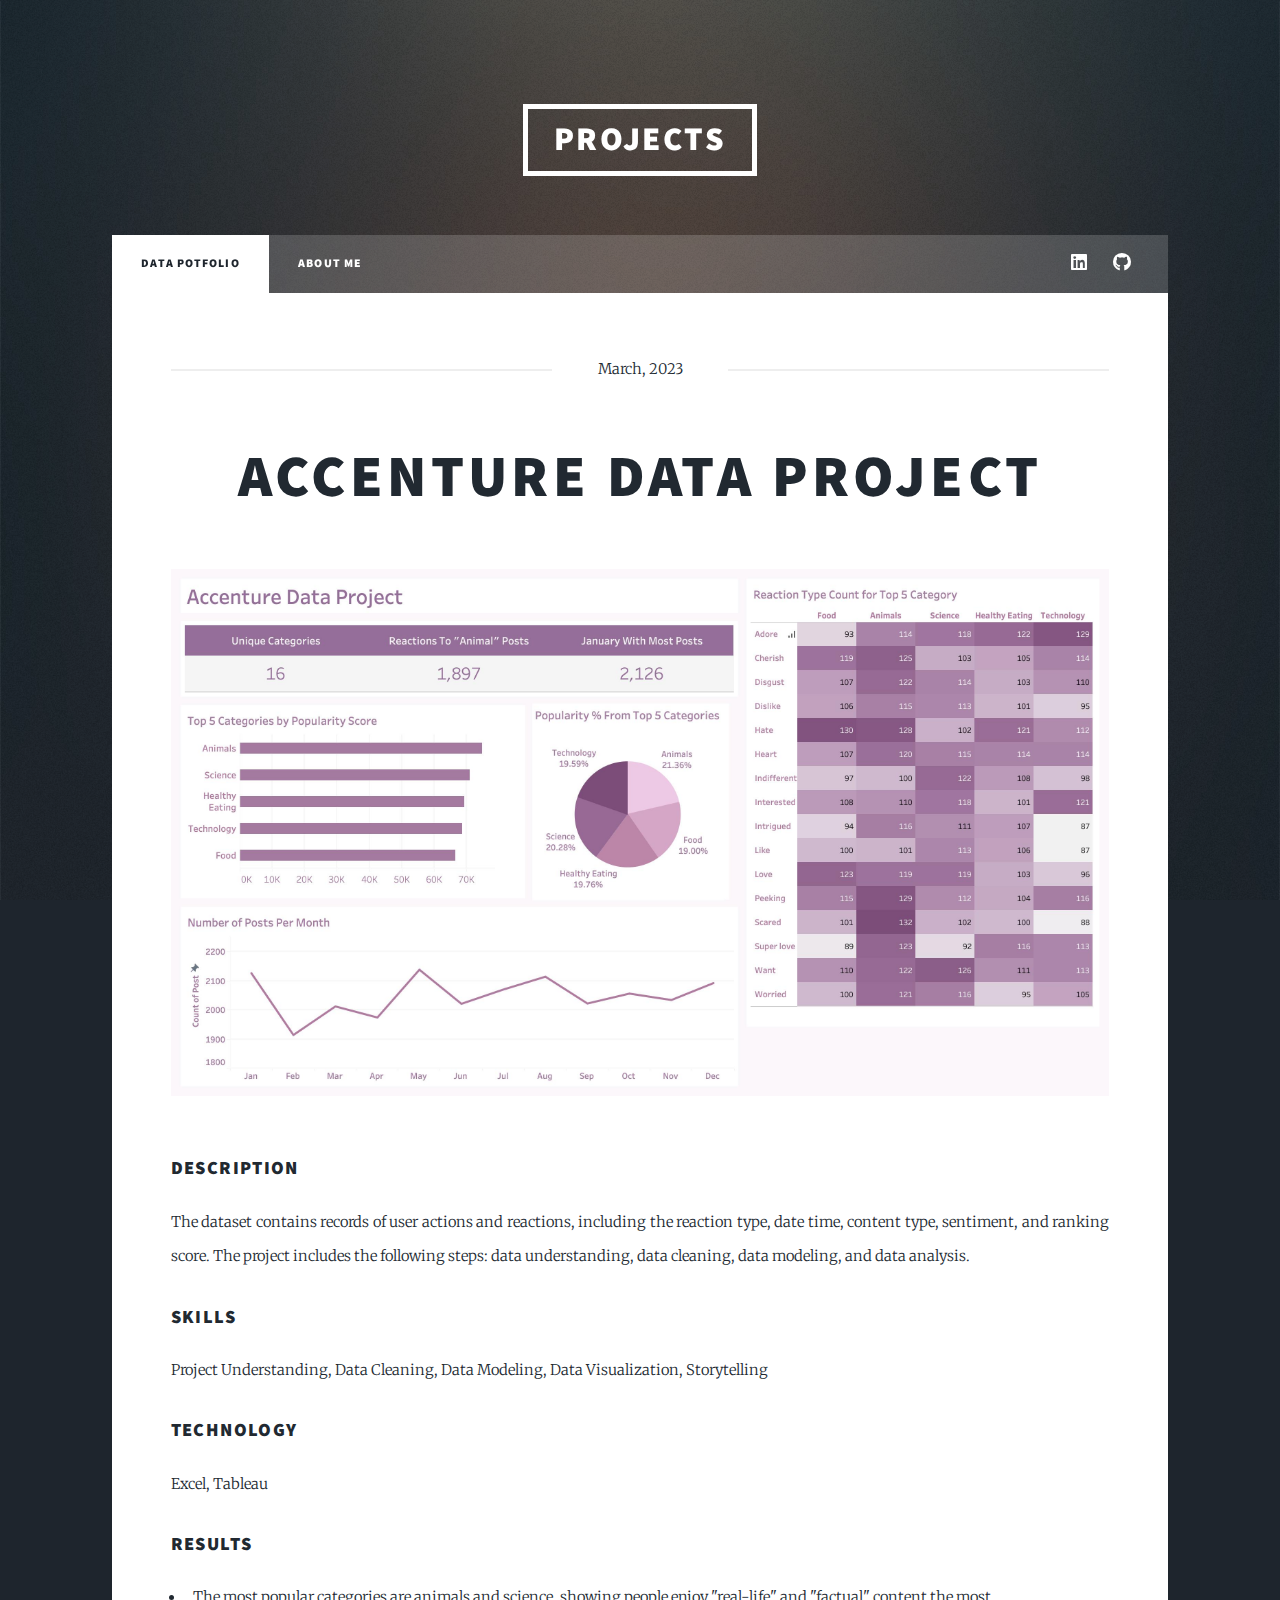
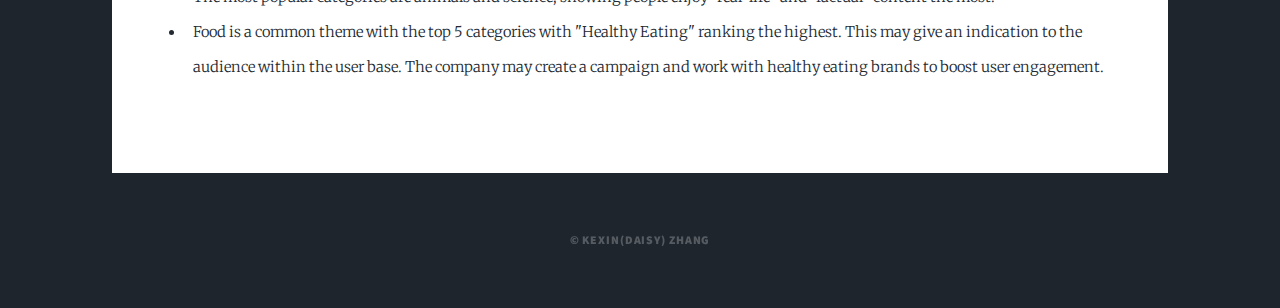
<file: AccentureDataProject.html>
<!DOCTYPE HTML>
<!--
	Massively by HTML5 UP
	html5up.net | @ajlkn
	Free for personal and commercial use under the CCA 3.0 license (html5up.net/license)
-->
<html>
	<head>
		<title>Accenture Data Project</title>
		<meta charset="utf-8" />
		<meta name="viewport" content="width=device-width, initial-scale=1, user-scalable=no" />
		<link rel="stylesheet" href="assets/css/main.css" />
		<noscript><link rel="stylesheet" href="assets/css/noscript.css" /></noscript>
	</head>
	<body class="is-preload">

		<!-- Wrapper -->
			<div id="wrapper">

				<!-- Header -->
					<header id="header">
						<a href="index.html" class="logo">Projects</a>
					</header>

				<!-- Nav -->
					<nav id="nav">
						<ul class="links">
							<li class="active"><a href="index.html">Data Potfolio</a></li>
							<li><a href="AboutMe.html">About Me</a></li>
						</ul>
						<ul class="icons">
							<li><a href="https://www.linkedin.com/in/kexin-zhang-404496224/" class="icon brands fa-linkedin"><span class="label">Linkedin</span></a></li>
							<li><a href="https://github.com/Kexin623/Data_Analysis_Portfolio" class="icon brands fa-github"><span class="label">GitHub</span></a></li>
						</ul>
					</nav>

				<!-- Main -->
					<div id="main">

						<!-- Post -->
							<section class="post">
								<header class="major">
									<span class="date">March, 2023</span>
									<h1>Accenture Data Project<br /></h1>
								</header>
								<div class="image main"><img src="images/AccentureDataProjectDashboard.jpg" alt="" /></div>
								<h3>Description</h3>
									<p>The dataset contains records of user actions and reactions, including the reaction type, date time, content type, sentiment, and ranking score. The project includes the following steps: data understanding, data cleaning, data modeling, and data analysis.</p>
								<h3>Skills</h3>
									<p>Project Understanding, Data Cleaning, Data Modeling, Data Visualization, Storytelling </p>
								<h3>Technology</h3>
									<p>Excel, Tableau</p>
								<h3>Results</h3>
									<ul>
										<li>The most popular categories are animals and science, showing people enjoy "real-life" and "factual" content the most.</li>
										<li>Food is a common theme with the top 5 categories with "Healthy Eating" ranking the highest. This may give an indication to the audience within the user base. The company may create a campaign and work with healthy eating brands to boost user engagement.</li>
							</section>

					</div>

				
				<!-- Copyright -->
					<div id="copyright">
						<ul><li>&copy; Kexin(Daisy) Zhang</li>
					</div>

			</div>

		<!-- Scripts -->
			<script src="assets/js/jquery.min.js"></script>
			<script src="assets/js/jquery.scrollex.min.js"></script>
			<script src="assets/js/jquery.scrolly.min.js"></script>
			<script src="assets/js/browser.min.js"></script>
			<script src="assets/js/breakpoints.min.js"></script>
			<script src="assets/js/util.js"></script>
			<script src="assets/js/main.js"></script>

	</body>
</html>
</file>
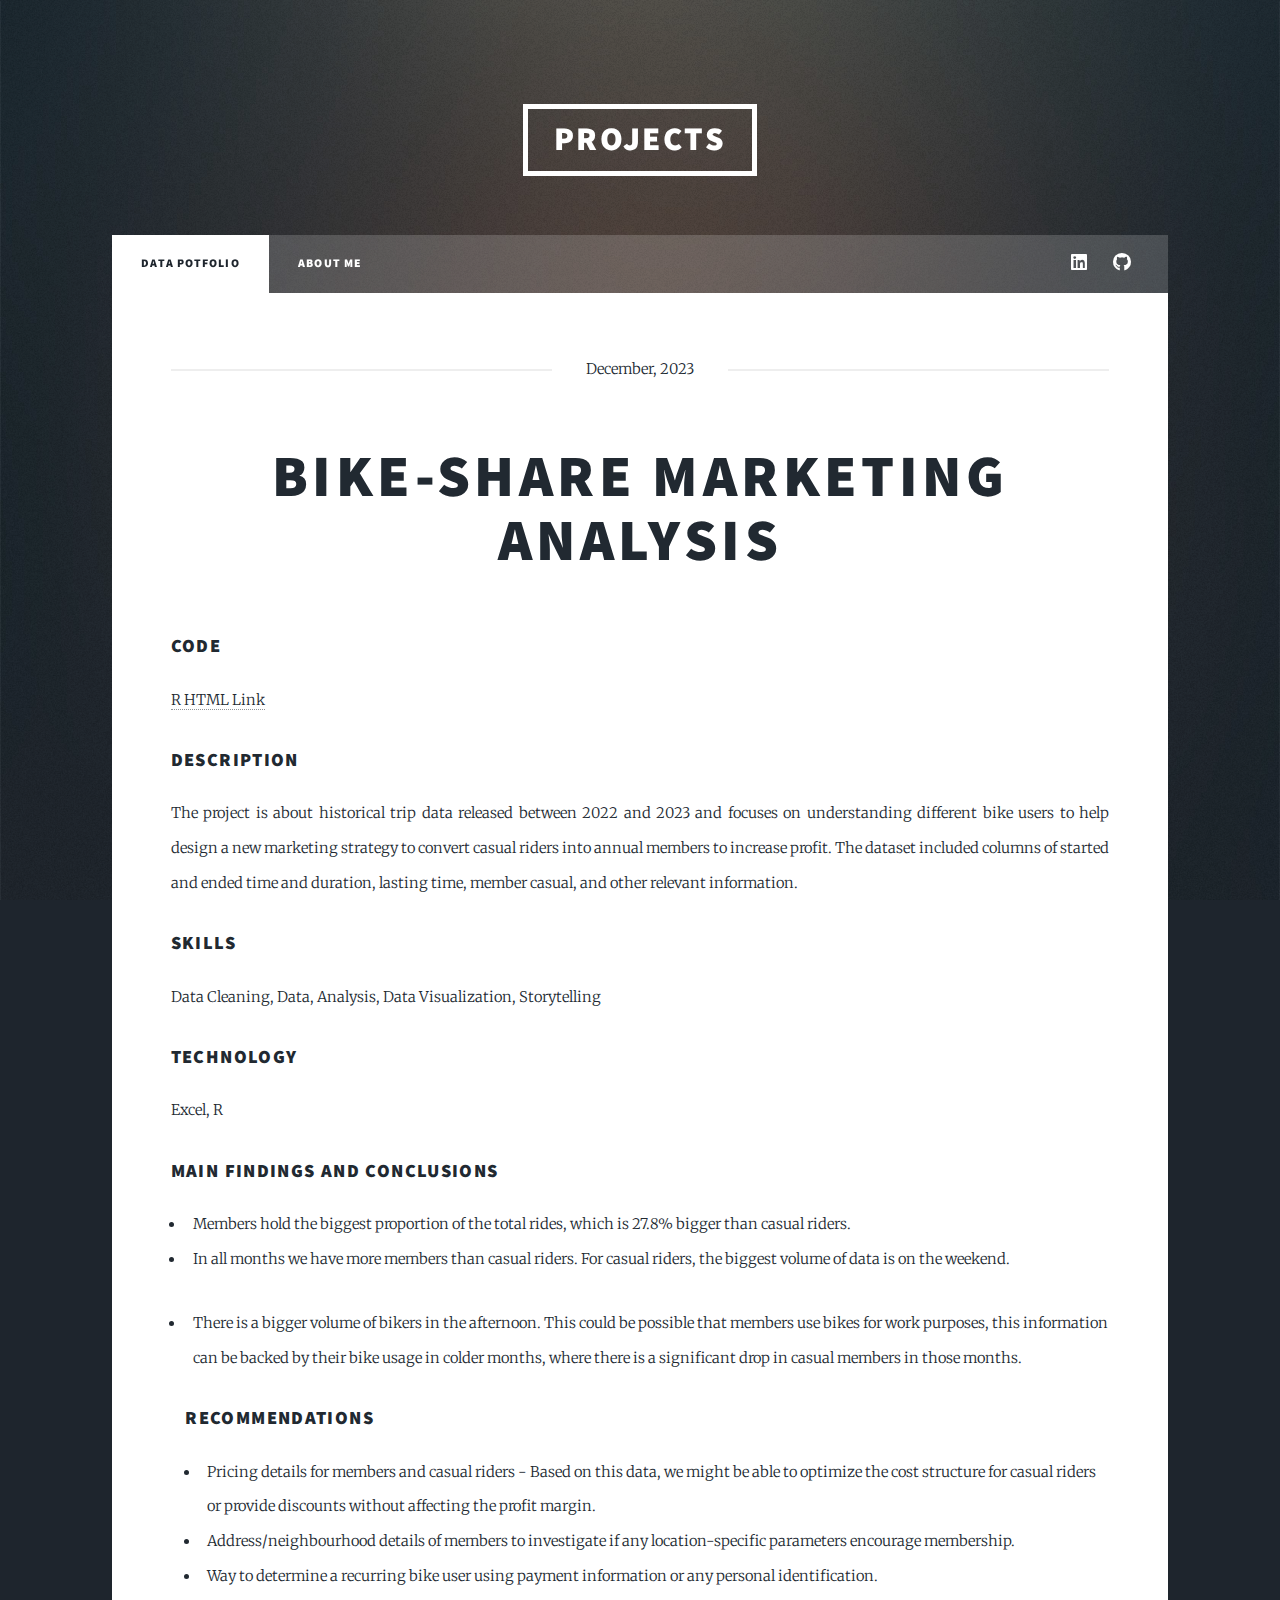
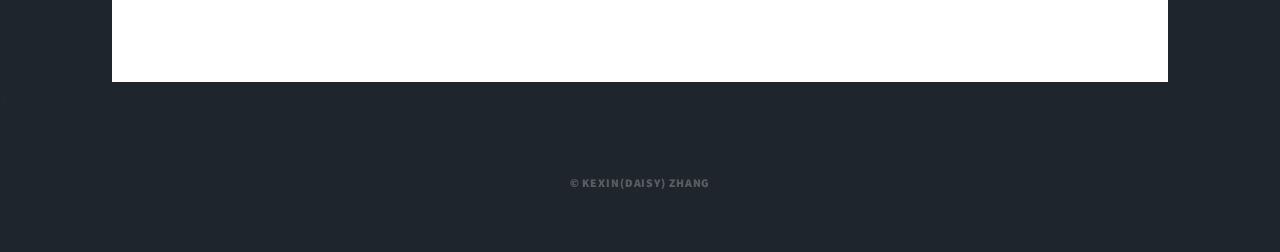
<file: BikeShare.html>
<!DOCTYPE HTML>
<!--
	Massively by HTML5 UP
	html5up.net | @ajlkn
	Free for personal and commercial use under the CCA 3.0 license (html5up.net/license)
-->
<html>
	<head>
		<title>Bike-Share Marketing Analysis</title>
		<meta charset="utf-8" />
		<meta name="viewport" content="width=device-width, initial-scale=1, user-scalable=no" />
		<link rel="stylesheet" href="assets/css/main.css" />
		<noscript><link rel="stylesheet" href="assets/css/noscript.css" /></noscript>
	</head>
	<body class="is-preload">

		<!-- Wrapper -->
			<div id="wrapper">

				<!-- Header -->
					<header id="header">
						<a href="index.html" class="logo">Projects</a>
					</header>

				<!-- Nav -->
					<nav id="nav">
						<ul class="links">
							<li class="active"><a href="index.html">Data Potfolio</a></li>
							<li><a href="AboutMe.html">About Me</a></li>
						</ul>
						<ul class="icons">
							<li><a href="https://www.linkedin.com/in/kexin-zhang-404496224/" class="icon brands fa-linkedin"><span class="label">Linkedin</span></a></li>
							<li><a href="https://github.com/Kexin623/Data_Analysis_Portfolio" class="icon brands fa-github"><span class="label">GitHub</span></a></li>
						</ul>
					</nav>

				<!-- Main -->
					<div id="main">

						<!-- Post -->
							<section class="post">
								<header class="major">
									<span class="date">December, 2023</span>
									<h1>Bike-Share Marketing Analysis<br /></h1>
								</header>
								<h3>Code</h3>
									<a href="https://github.com/Kexin623/Data_Analysis_Portfolio/blob/main/Bike_Share_Data_Analysis.pdf">R HTML Link</a>
									</p>
								<h3>Description</h3>
									<p>The project is about historical trip data released between 2022 and 2023 and focuses on understanding different bike users to help design a new marketing strategy to convert casual riders into annual members to increase profit. The dataset included columns of started and ended time and duration, lasting time, member casual, and other relevant information.</p>
								<h3>Skills</h3>
									<p>Data Cleaning, Data, Analysis, Data Visualization, Storytelling </p>
								<h3>Technology</h3>
									<p>Excel, R</p>
								<h3>Main findings and conclusions</h3>
									<ul>
										<li>Members hold the biggest proportion of the total rides, which is 27.8% bigger than casual riders.</li>
										<li>In all months we have more members than casual riders. For casual riders, the biggest volume of data is on the weekend.</li>
										<p><li>There is a bigger volume of bikers in the afternoon. This could be possible that members use bikes for work purposes, this information can be backed by their bike usage in colder months, where there is a significant drop in casual members in those months.</li></p>
								<h3>Recommendations</h3>
									<ul>
										<li>Pricing details for members and casual riders - Based on this data, we might be able to optimize the cost structure for casual riders or provide discounts without affecting the profit margin.</li>
										<li>Address/neighbourhood details of members to investigate if any location-specific parameters encourage membership.</li>
										<li>Way to determine a recurring bike user using payment information or any personal identification.</li>
							</section>

					</div>
s
				
				<!-- Copyright -->
					<div id="copyright">
						<ul><li>&copy; Kexin(Daisy) Zhang</li>
					</div>

			</div>

		<!-- Scripts -->
			<script src="assets/js/jquery.min.js"></script>
			<script src="assets/js/jquery.scrollex.min.js"></script>
			<script src="assets/js/jquery.scrolly.min.js"></script>
			<script src="assets/js/browser.min.js"></script>
			<script src="assets/js/breakpoints.min.js"></script>
			<script src="assets/js/util.js"></script>
			<script src="assets/js/main.js"></script>

	</body>
</html>
</file>
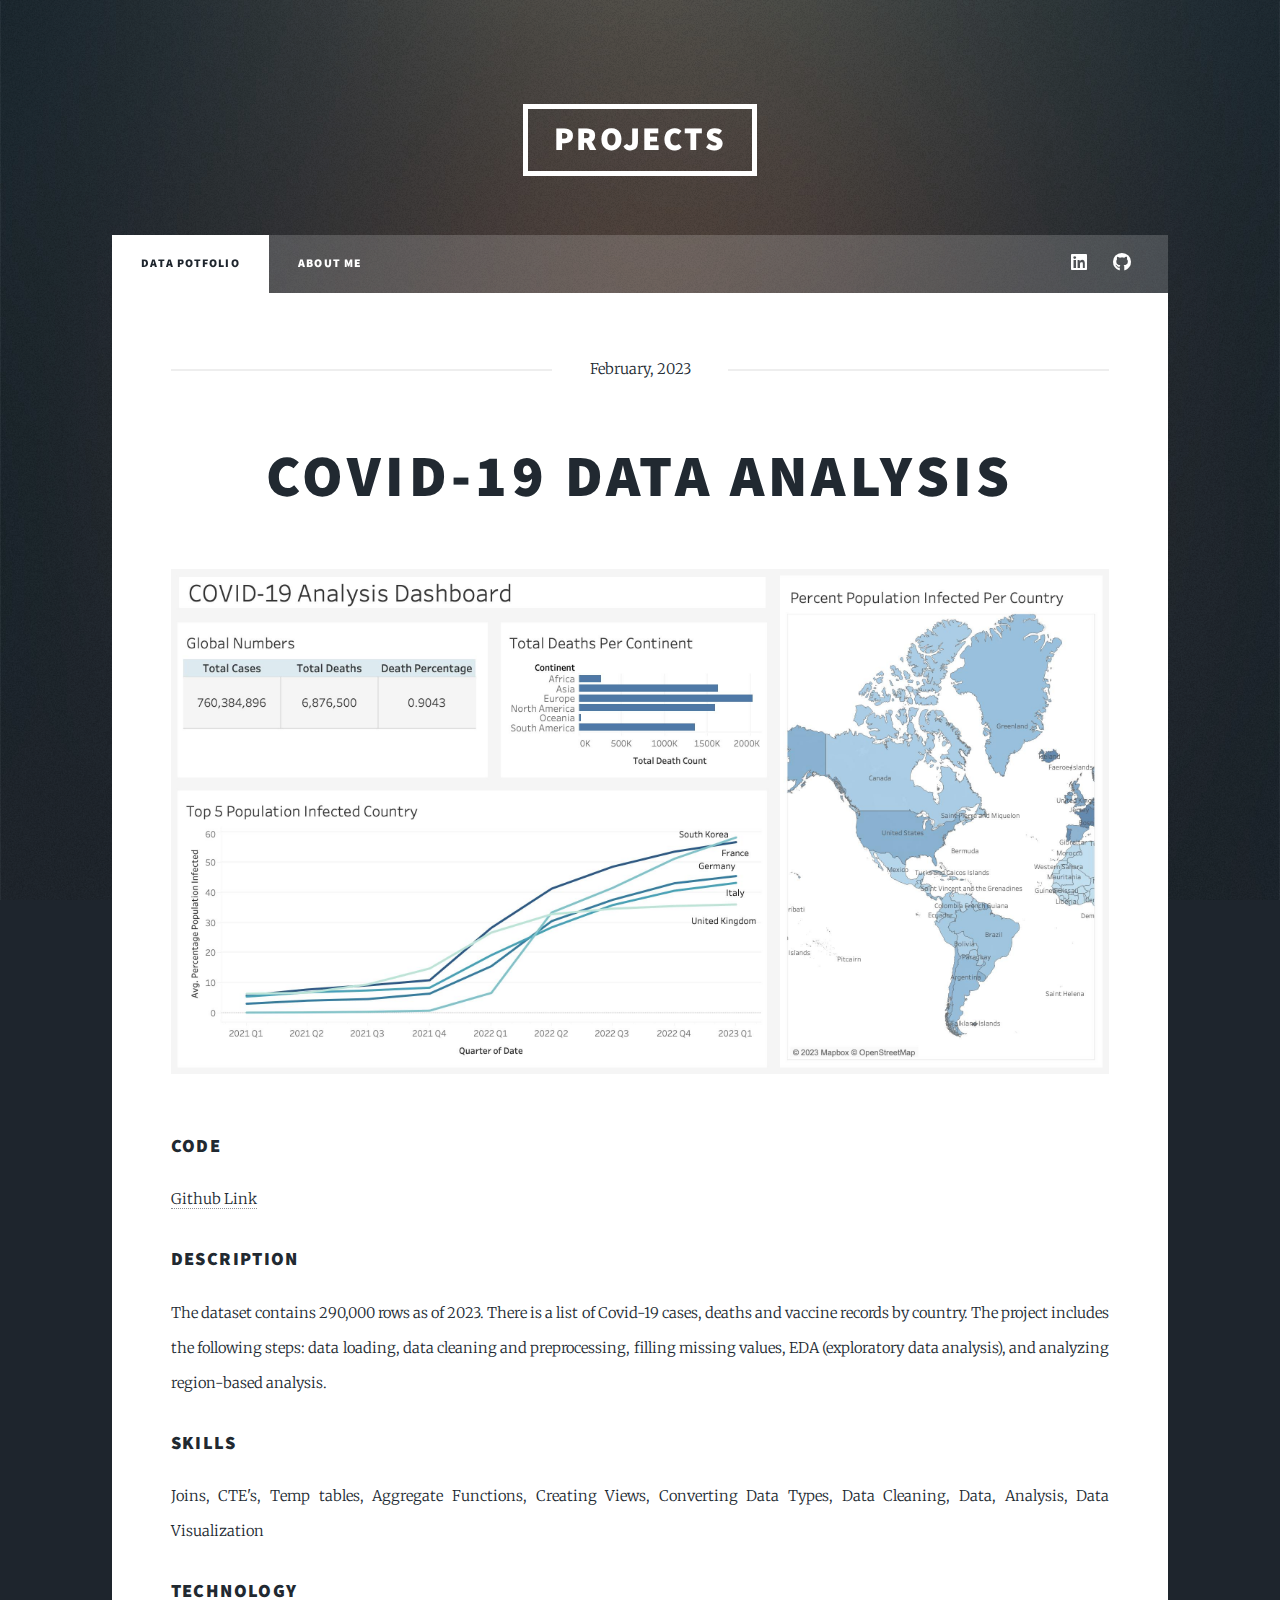
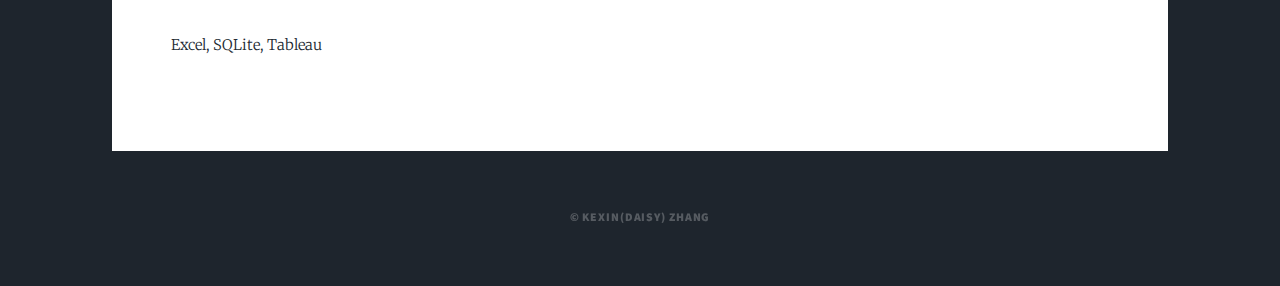
<file: COVID19.html>
<!DOCTYPE HTML>
<!--
	Massively by HTML5 UP
	html5up.net | @ajlkn
	Free for personal and commercial use under the CCA 3.0 license (html5up.net/license)
-->
<html>
	<head>
		<title>COVID-19 Data Analysis</title>
		<meta charset="utf-8" />
		<meta name="viewport" content="width=device-width, initial-scale=1, user-scalable=no" />
		<link rel="stylesheet" href="assets/css/main.css" />
		<noscript><link rel="stylesheet" href="assets/css/noscript.css" /></noscript>
	</head>
	<body class="is-preload">

		<!-- Wrapper -->
			<div id="wrapper">

				<!-- Header -->
					<header id="header">
						<a href="index.html" class="logo">Projects</a>
					</header>

				<!-- Nav -->
					<nav id="nav">
						<ul class="links">
							<li class="active"><a href="index.html">Data Potfolio</a></li>
							<li><a href="AboutMe.html">About Me</a></li>
						</ul>
						<ul class="icons">
							<li><a href="https://www.linkedin.com/in/kexin-zhang-404496224/" class="icon brands fa-linkedin"><span class="label">Linkedin</span></a></li>
							<li><a href="https://github.com/Kexin623/Data_Analysis_Portfolio" class="icon brands fa-github"><span class="label">GitHub</span></a></li>
						</ul>
					</nav>

				<!-- Main -->
					<div id="main">

						<!-- Post -->
							<section class="post">
								<header class="major">
									<span class="date">February, 2023</span>
									<h1>Covid-19 Data Analysis<br /></h1>
								</header>
								<div class="image main"><img src="images/COVID-19 Analysis Dashboard.jpg" alt="" /></div>
								<h3>Code</h3> 
									<a href="https://github.com/Kexin623/Data_Analysis_Portfolio/blob/main/COVID-19_Data_Analysis">Github Link</a>
									</p>
								<h3>Description</h3>
									<p>The dataset contains 290,000 rows as of 2023. There is a list of Covid-19 cases, deaths and vaccine records by country. The project includes the following steps: data loading, data cleaning and preprocessing, filling missing values, EDA (exploratory data analysis), and analyzing region-based analysis.</p>
								<h3>Skills</h3>
									<p>Joins, CTE's, Temp tables, Aggregate Functions, Creating Views, Converting Data Types, Data Cleaning, Data, Analysis, Data Visualization </p>
								<h3>Technology</h3>
									<p>Excel, SQLite, Tableau</p>
							</section>

					</div>

				
				<!-- Copyright -->
					<div id="copyright">
						<ul><li>&copy; Kexin(Daisy) Zhang</li>
					</div>

			</div>

		<!-- Scripts -->
			<script src="assets/js/jquery.min.js"></script>
			<script src="assets/js/jquery.scrollex.min.js"></script>
			<script src="assets/js/jquery.scrolly.min.js"></script>
			<script src="assets/js/browser.min.js"></script>
			<script src="assets/js/breakpoints.min.js"></script>
			<script src="assets/js/util.js"></script>
			<script src="assets/js/main.js"></script>

	</body>
</html>
</file>
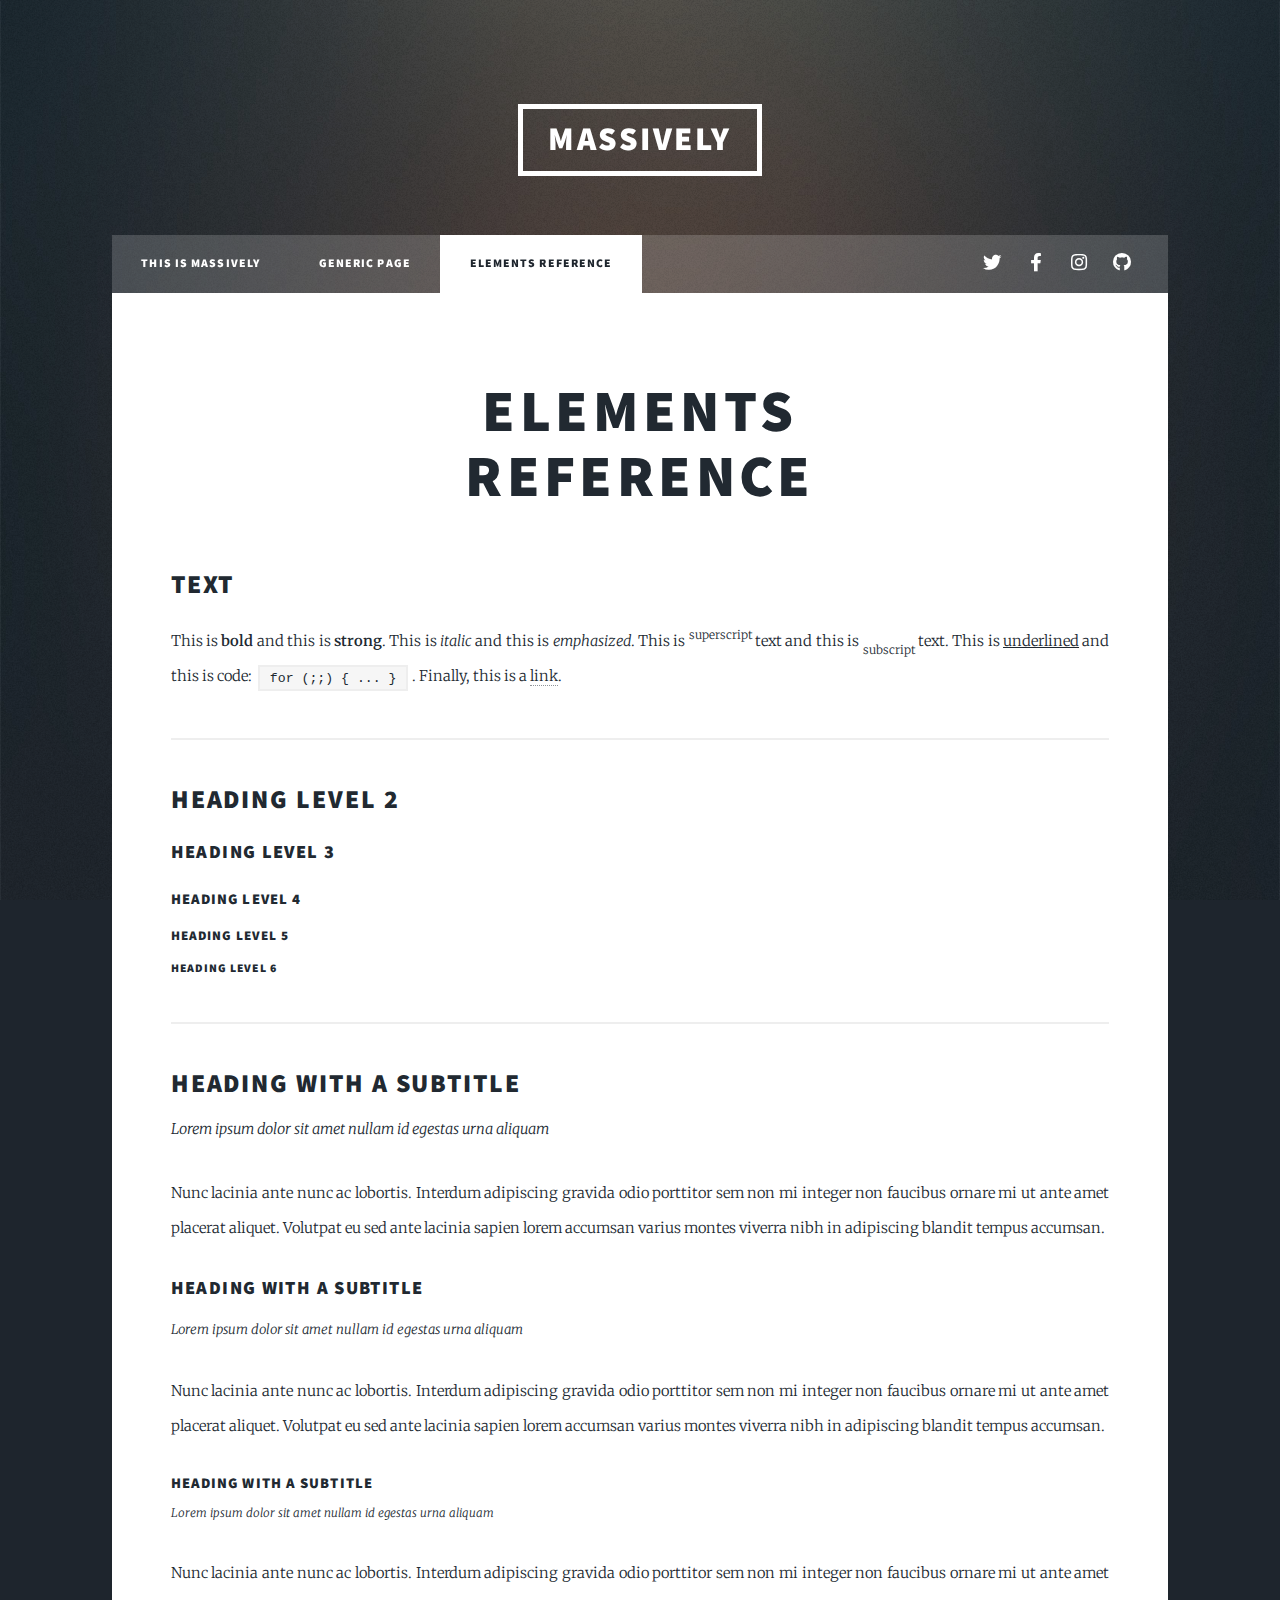
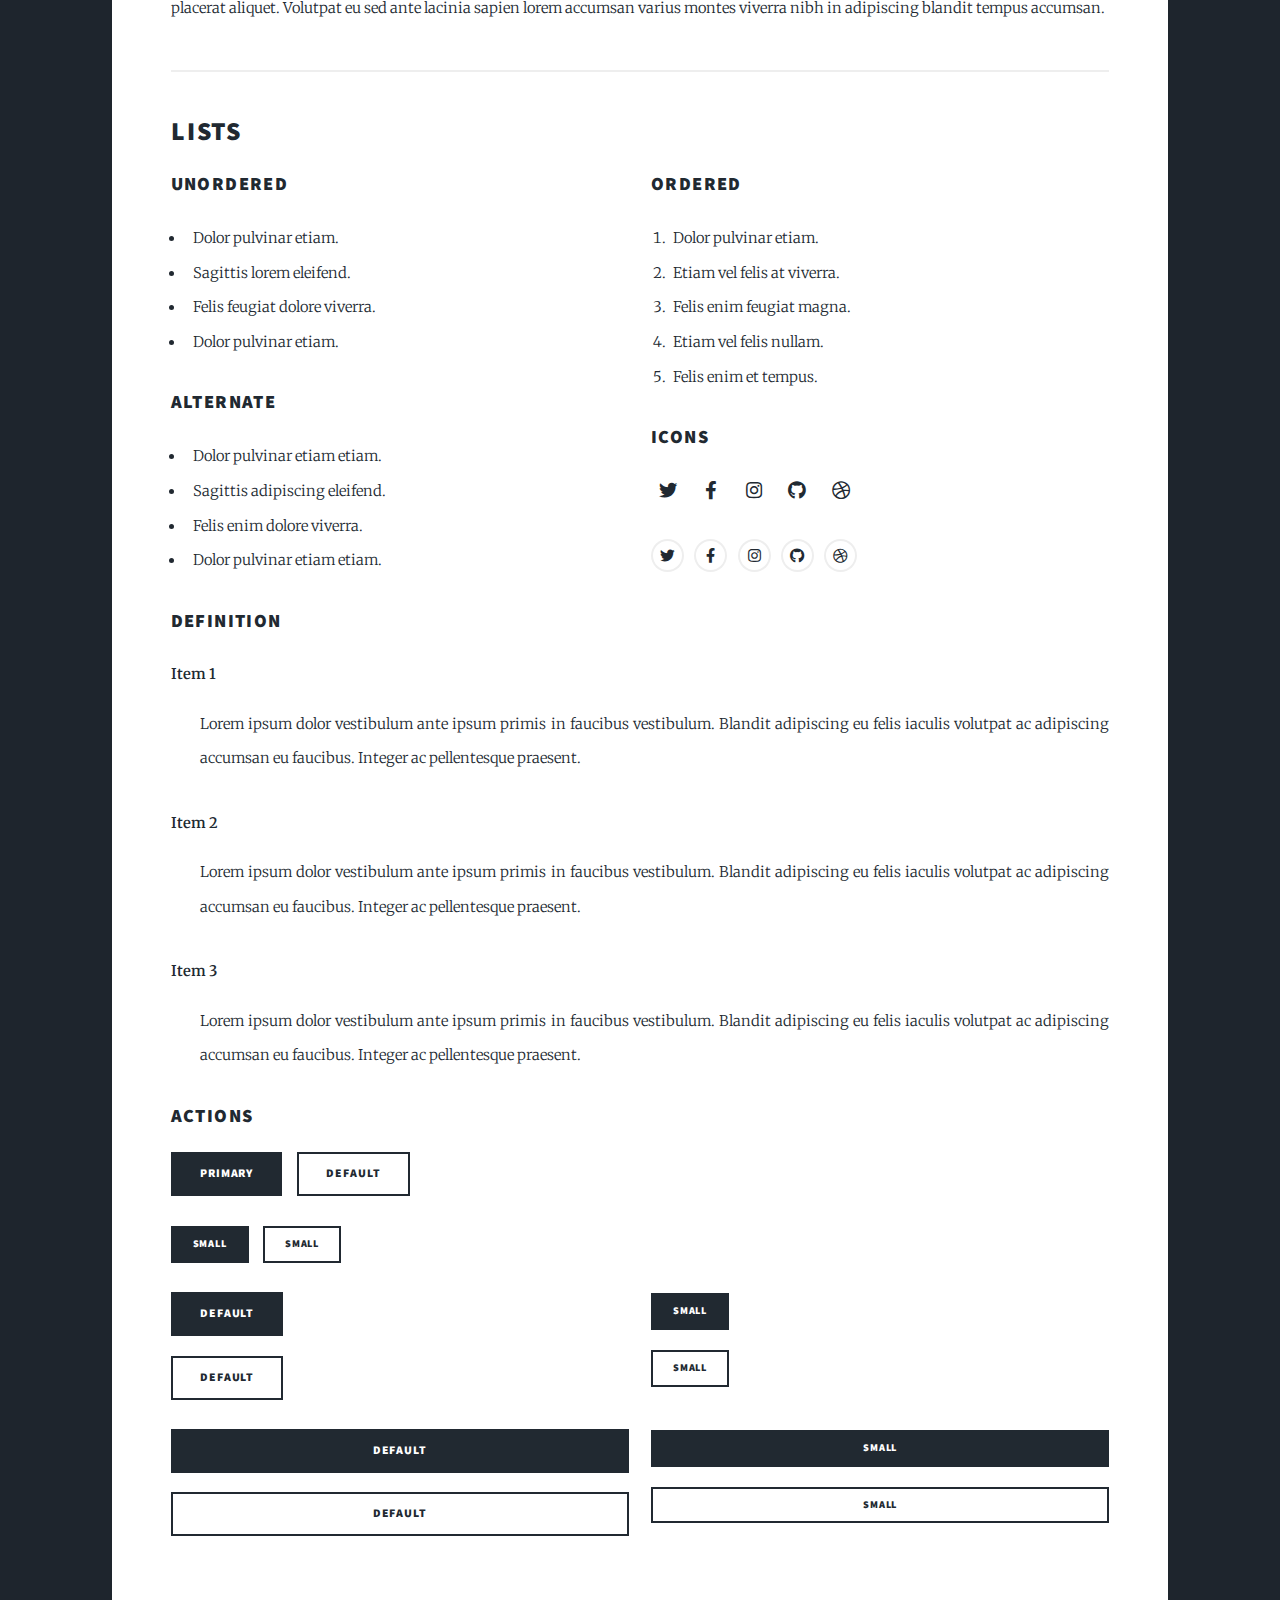
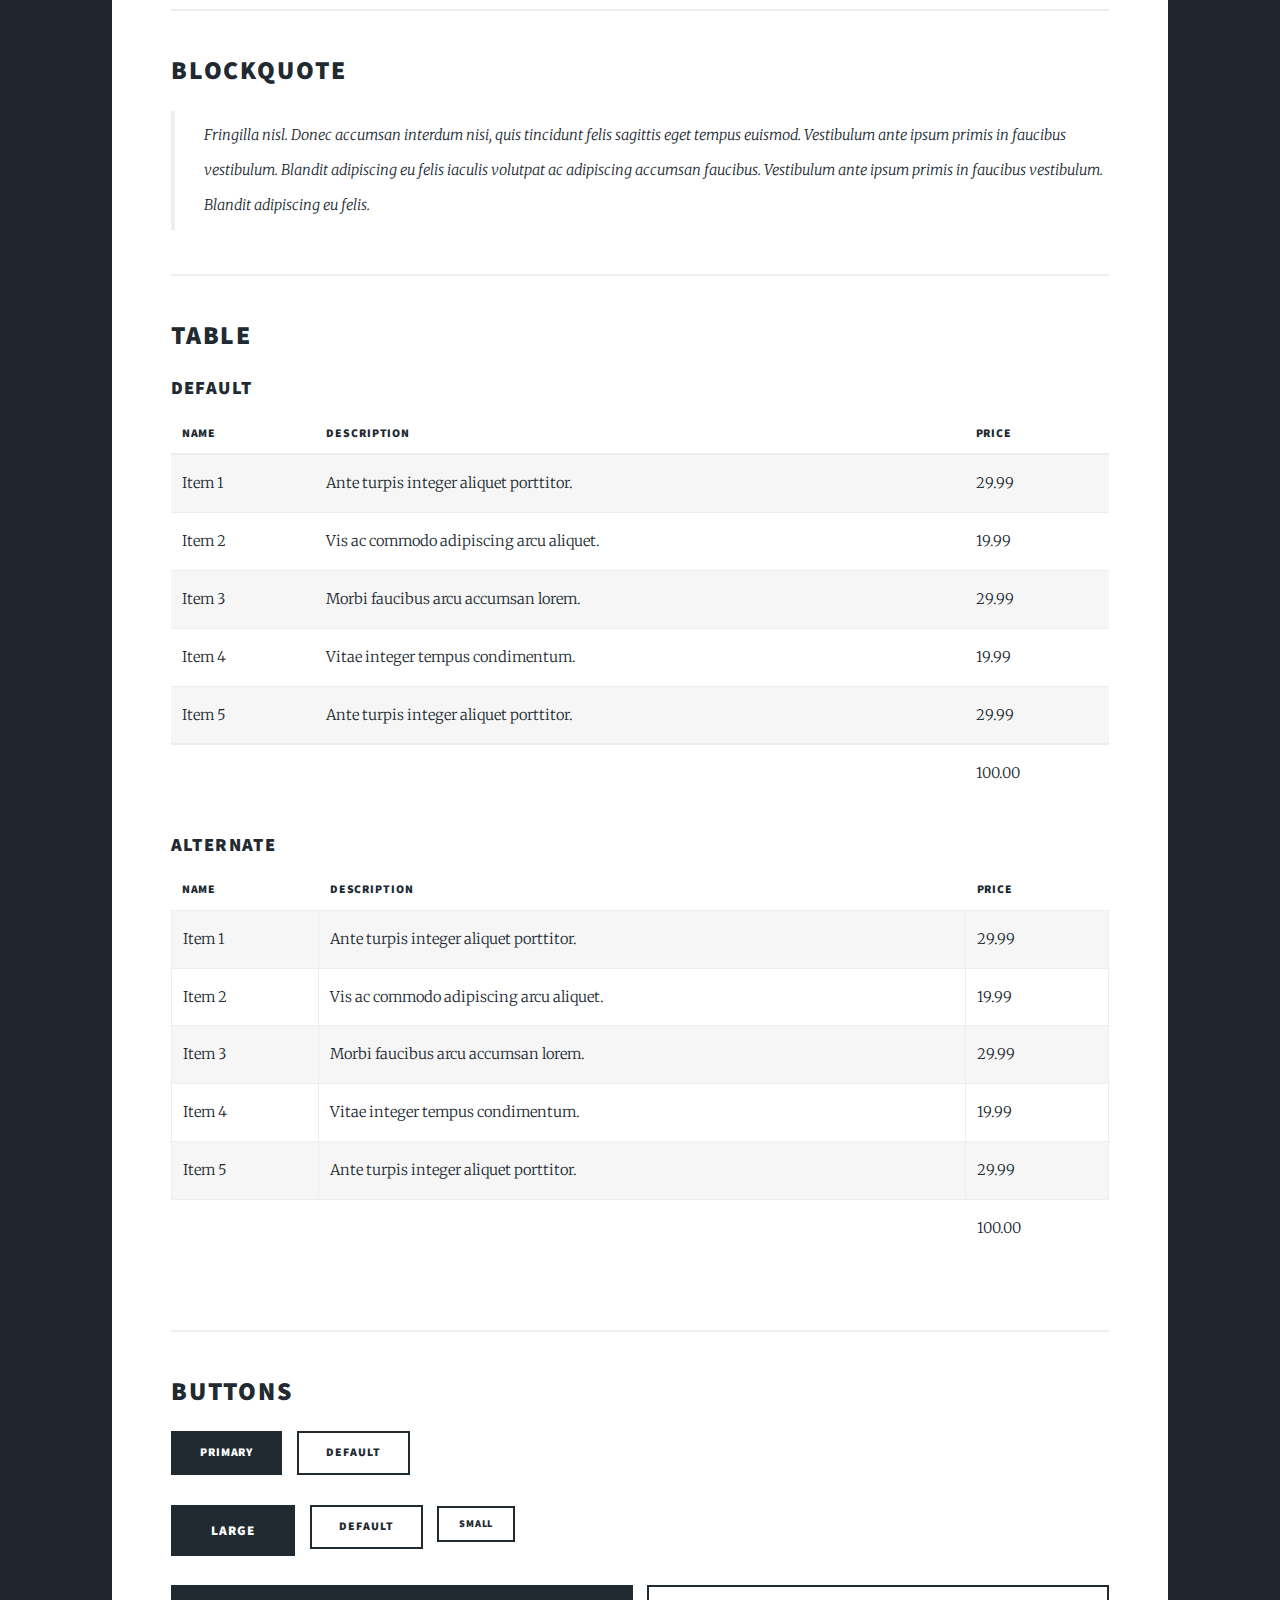
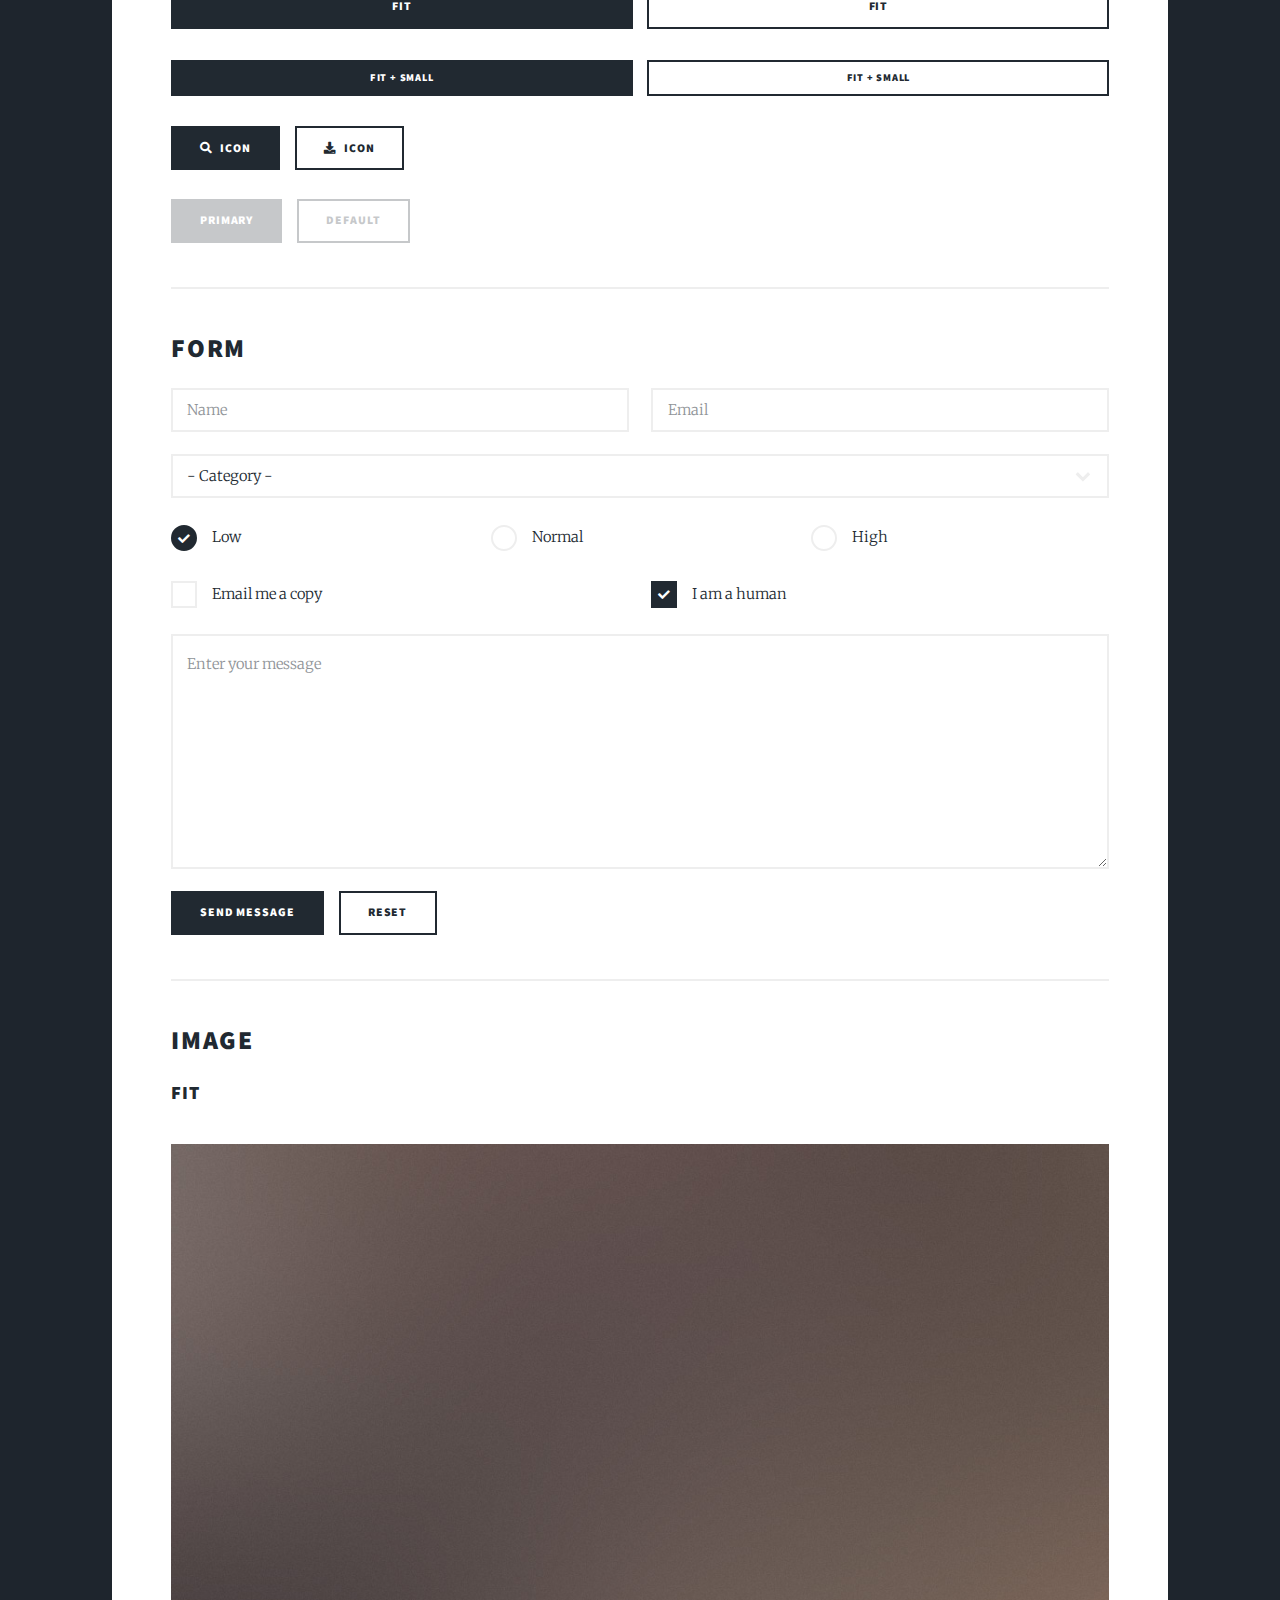
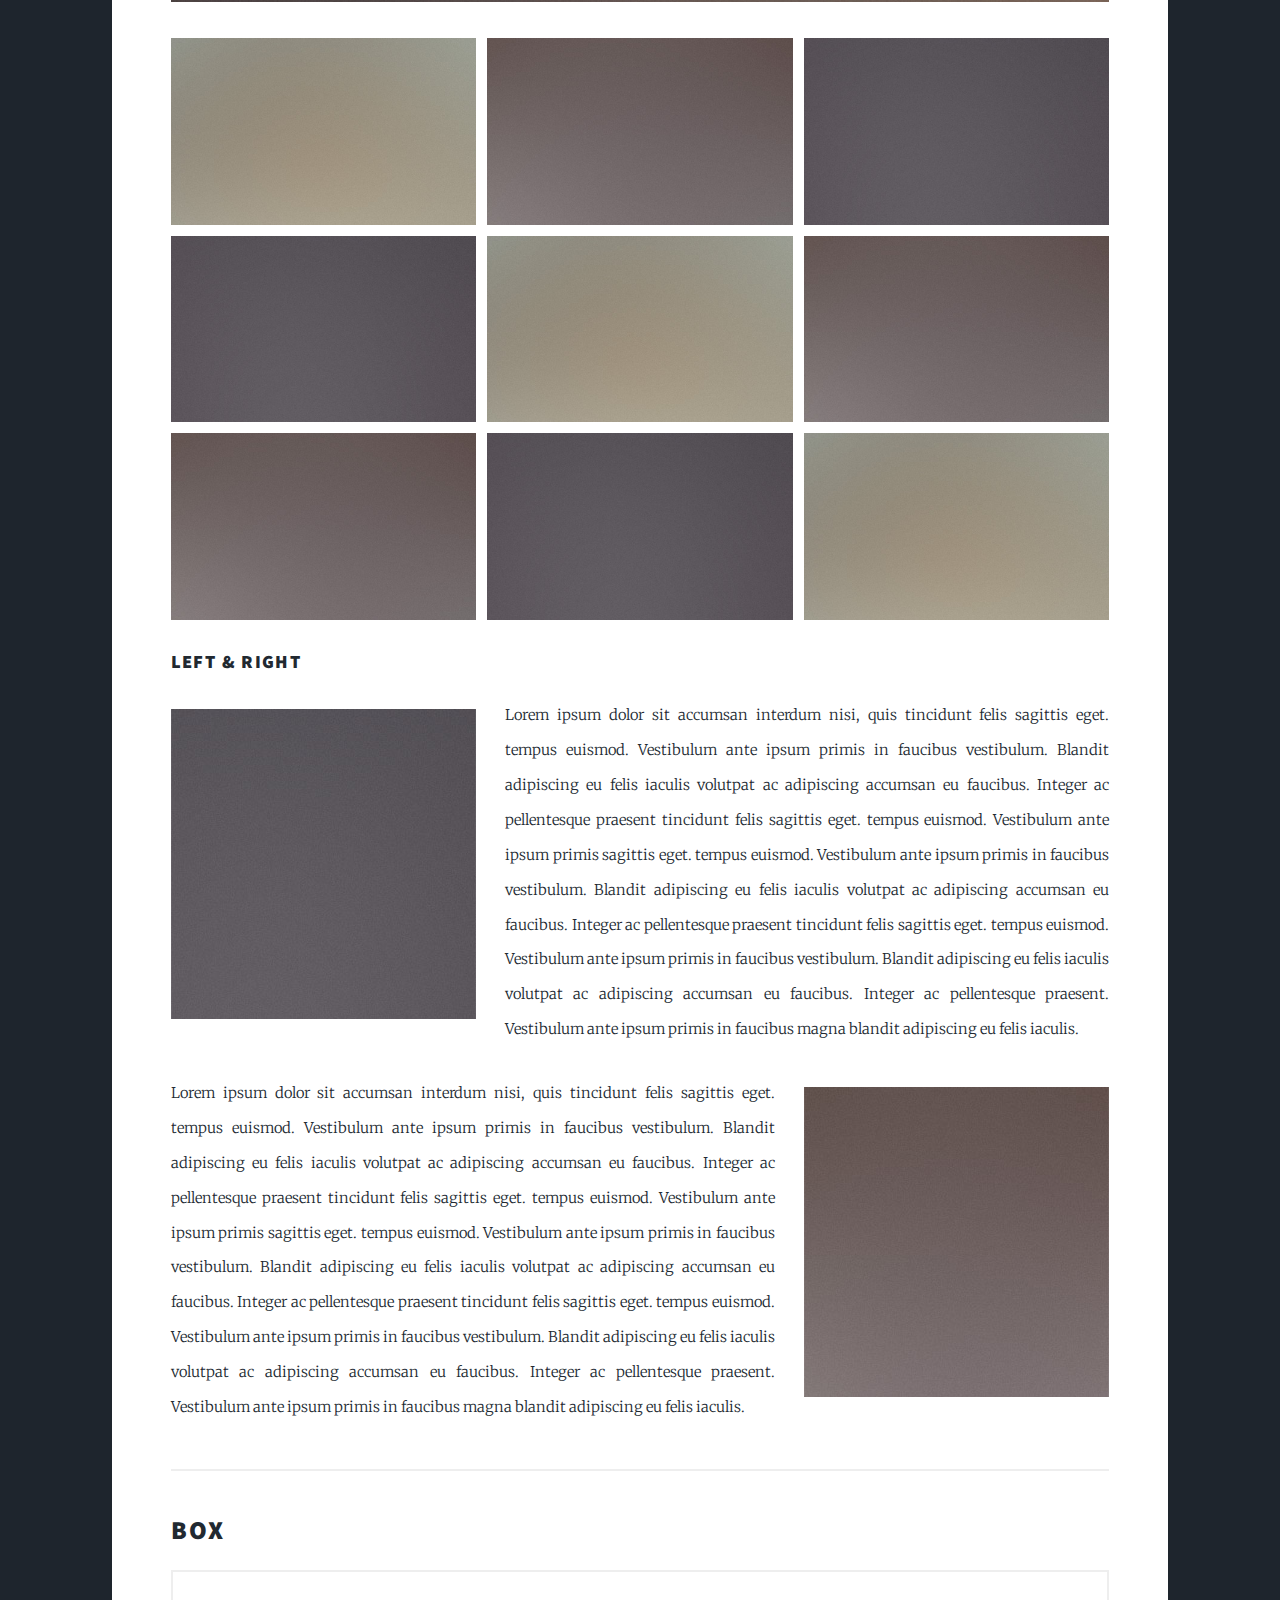
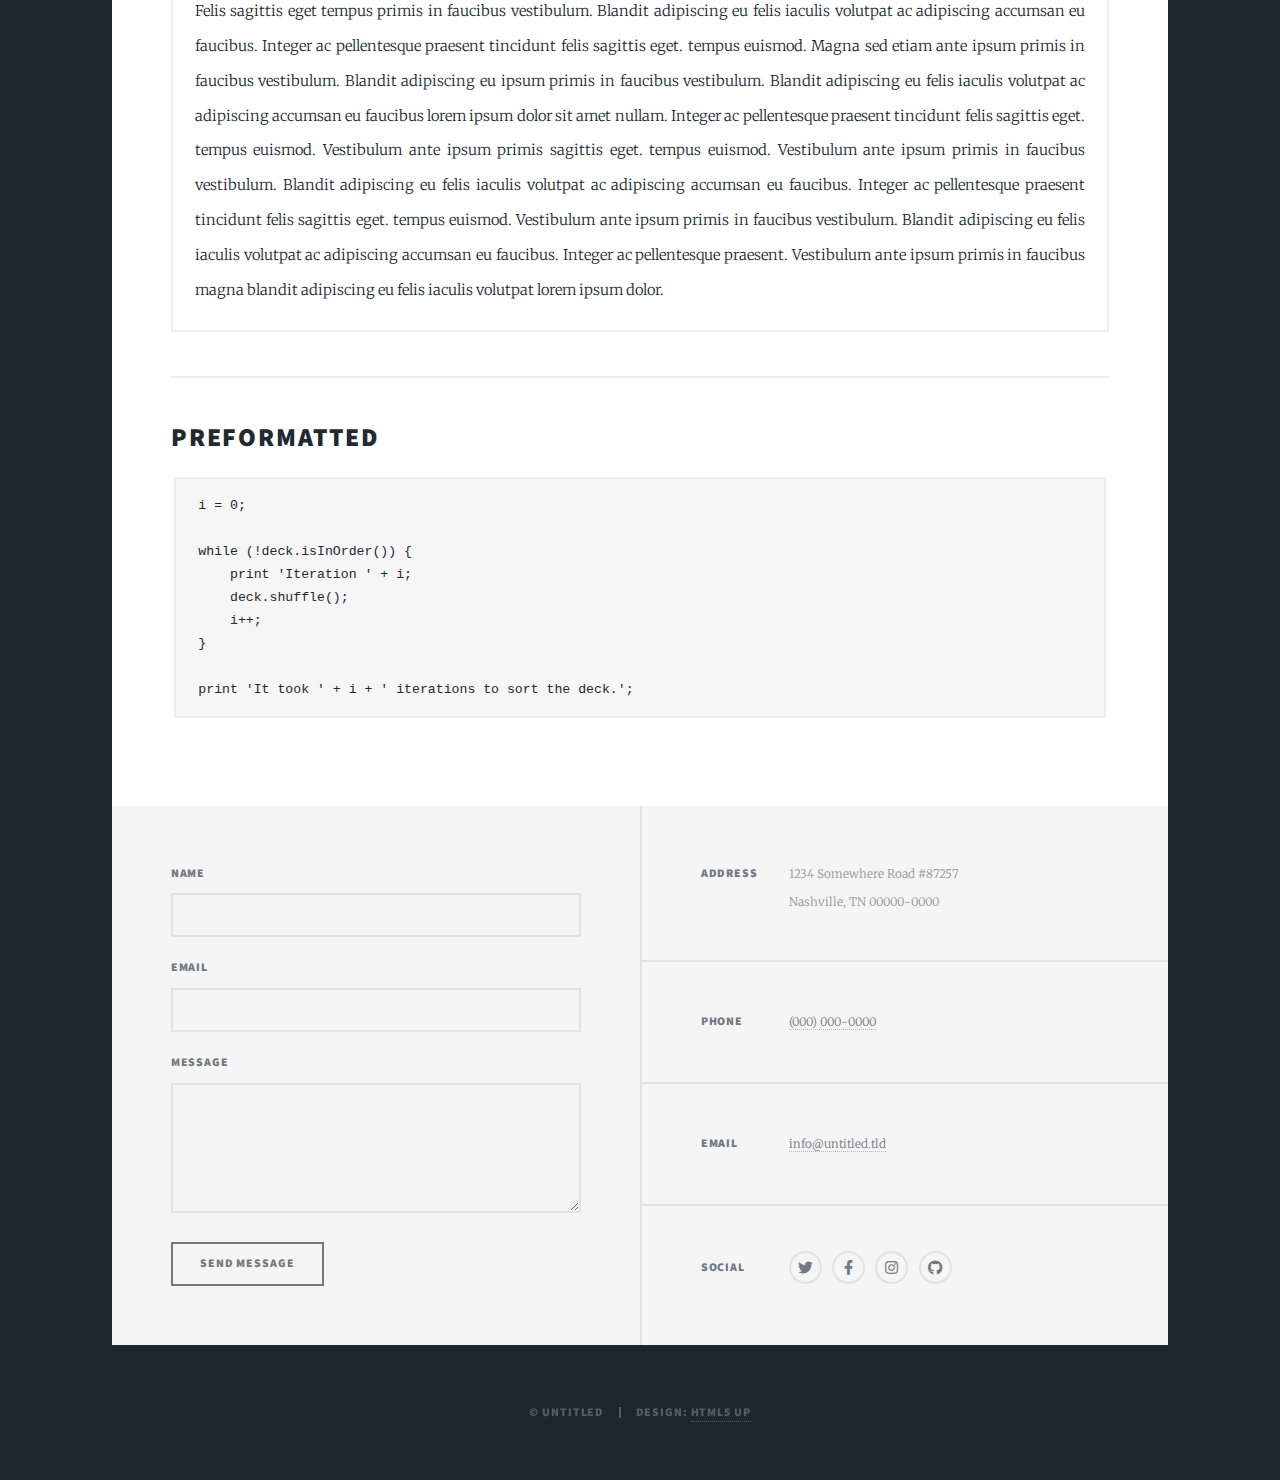
<file: elements.html>
<!DOCTYPE HTML>
<!--
	Massively by HTML5 UP
	html5up.net | @ajlkn
	Free for personal and commercial use under the CCA 3.0 license (html5up.net/license)
-->
<html>
	<head>
		<title>Elements Reference - Massively by HTML5 UP</title>
		<meta charset="utf-8" />
		<meta name="viewport" content="width=device-width, initial-scale=1, user-scalable=no" />
		<link rel="stylesheet" href="assets/css/main.css" />
		<noscript><link rel="stylesheet" href="assets/css/noscript.css" /></noscript>
	</head>
	<body class="is-preload">

		<!-- Wrapper -->
			<div id="wrapper">

				<!-- Header -->
					<header id="header">
						<a href="index.html" class="logo">Massively</a>
					</header>

				<!-- Nav -->
					<nav id="nav">
						<ul class="links">
							<li><a href="index.html">This is Massively</a></li>
							<li><a href="generic.html">Generic Page</a></li>
							<li class="active"><a href="elements.html">Elements Reference</a></li>
						</ul>
						<ul class="icons">
							<li><a href="#" class="icon brands fa-twitter"><span class="label">Twitter</span></a></li>
							<li><a href="#" class="icon brands fa-facebook-f"><span class="label">Facebook</span></a></li>
							<li><a href="#" class="icon brands fa-instagram"><span class="label">Instagram</span></a></li>
							<li><a href="#" class="icon brands fa-github"><span class="label">GitHub</span></a></li>
						</ul>
					</nav>

				<!-- Main -->
					<div id="main">

						<!-- Post -->
							<section class="post">
								<header class="major">
									<h1>Elements<br />
									Reference</h1>
								</header>

								<!-- Text stuff -->
									<h2>Text</h2>
									<p>This is <b>bold</b> and this is <strong>strong</strong>. This is <i>italic</i> and this is <em>emphasized</em>.
									This is <sup>superscript</sup> text and this is <sub>subscript</sub> text.
									This is <u>underlined</u> and this is code: <code>for (;;) { ... }</code>.
									Finally, this is a <a href="#">link</a>.</p>
									<hr />
									<h2>Heading Level 2</h2>
									<h3>Heading Level 3</h3>
									<h4>Heading Level 4</h4>
									<h5>Heading Level 5</h5>
									<h6>Heading Level 6</h6>
									<hr />
									<header>
										<h2>Heading with a Subtitle</h2>
										<p>Lorem ipsum dolor sit amet nullam id egestas urna aliquam</p>
									</header>
									<p>Nunc lacinia ante nunc ac lobortis. Interdum adipiscing gravida odio porttitor sem non mi integer non faucibus ornare mi ut ante amet placerat aliquet. Volutpat eu sed ante lacinia sapien lorem accumsan varius montes viverra nibh in adipiscing blandit tempus accumsan.</p>
									<header>
										<h3>Heading with a Subtitle</h3>
										<p>Lorem ipsum dolor sit amet nullam id egestas urna aliquam</p>
									</header>
									<p>Nunc lacinia ante nunc ac lobortis. Interdum adipiscing gravida odio porttitor sem non mi integer non faucibus ornare mi ut ante amet placerat aliquet. Volutpat eu sed ante lacinia sapien lorem accumsan varius montes viverra nibh in adipiscing blandit tempus accumsan.</p>
									<header>
										<h4>Heading with a Subtitle</h4>
										<p>Lorem ipsum dolor sit amet nullam id egestas urna aliquam</p>
									</header>
									<p>Nunc lacinia ante nunc ac lobortis. Interdum adipiscing gravida odio porttitor sem non mi integer non faucibus ornare mi ut ante amet placerat aliquet. Volutpat eu sed ante lacinia sapien lorem accumsan varius montes viverra nibh in adipiscing blandit tempus accumsan.</p>

									<hr />

								<!-- Lists -->
									<h2>Lists</h2>
									<div class="row">
										<div class="col-6 col-12-small">

											<h3>Unordered</h3>
											<ul>
												<li>Dolor pulvinar etiam.</li>
												<li>Sagittis lorem eleifend.</li>
												<li>Felis feugiat dolore viverra.</li>
												<li>Dolor pulvinar etiam.</li>
											</ul>

											<h3>Alternate</h3>
											<ul class="alt">
												<li>Dolor pulvinar etiam etiam.</li>
												<li>Sagittis adipiscing eleifend.</li>
												<li>Felis enim dolore viverra.</li>
												<li>Dolor pulvinar etiam etiam.</li>
											</ul>

										</div>
										<div class="col-6 col-12-small">

											<h3>Ordered</h3>
											<ol>
												<li>Dolor pulvinar etiam.</li>
												<li>Etiam vel felis at viverra.</li>
												<li>Felis enim feugiat magna.</li>
												<li>Etiam vel felis nullam.</li>
												<li>Felis enim et tempus.</li>
											</ol>

											<h3>Icons</h3>
											<ul class="icons">
												<li><a href="#" class="icon brands fa-twitter"><span class="label">Twitter</span></a></li>
												<li><a href="#" class="icon brands fa-facebook-f"><span class="label">Facebook</span></a></li>
												<li><a href="#" class="icon brands fa-instagram"><span class="label">Instagram</span></a></li>
												<li><a href="#" class="icon brands fa-github"><span class="label">Github</span></a></li>
												<li><a href="#" class="icon brands fa-dribbble"><span class="label">Dribbble</span></a></li>
											</ul>
											<ul class="icons alt">
												<li><a href="#" class="icon brands alt fa-twitter"><span class="label">Twitter</span></a></li>
												<li><a href="#" class="icon brands alt fa-facebook-f"><span class="label">Facebook</span></a></li>
												<li><a href="#" class="icon brands alt fa-instagram"><span class="label">Instagram</span></a></li>
												<li><a href="#" class="icon brands alt fa-github"><span class="label">Github</span></a></li>
												<li><a href="#" class="icon brands alt fa-dribbble"><span class="label">Dribbble</span></a></li>
											</ul>

										</div>
									</div>
									<h3>Definition</h3>
									<dl>
										<dt>Item 1</dt>
										<dd>
											<p>Lorem ipsum dolor vestibulum ante ipsum primis in faucibus vestibulum. Blandit adipiscing eu felis iaculis volutpat ac adipiscing accumsan eu faucibus. Integer ac pellentesque praesent.</p>
										</dd>
										<dt>Item 2</dt>
										<dd>
											<p>Lorem ipsum dolor vestibulum ante ipsum primis in faucibus vestibulum. Blandit adipiscing eu felis iaculis volutpat ac adipiscing accumsan eu faucibus. Integer ac pellentesque praesent.</p>
										</dd>
										<dt>Item 3</dt>
										<dd>
											<p>Lorem ipsum dolor vestibulum ante ipsum primis in faucibus vestibulum. Blandit adipiscing eu felis iaculis volutpat ac adipiscing accumsan eu faucibus. Integer ac pellentesque praesent.</p>
										</dd>
									</dl>

									<h3>Actions</h3>
									<ul class="actions">
										<li><a href="#" class="button primary">Primary</a></li>
										<li><a href="#" class="button">Default</a></li>
									</ul>
									<ul class="actions small">
										<li><a href="#" class="button primary small">Small</a></li>
										<li><a href="#" class="button small">Small</a></li>
									</ul>
									<div class="row">
										<div class="col-6 col-12-small">
											<ul class="actions stacked">
												<li><a href="#" class="button primary">Default</a></li>
												<li><a href="#" class="button">Default</a></li>
											</ul>
										</div>
										<div class="col-6 col-12-small">
											<ul class="actions stacked">
												<li><a href="#" class="button primary small">Small</a></li>
												<li><a href="#" class="button small">Small</a></li>
											</ul>
										</div>
									</div>
									<div class="row">
										<div class="col-6 col-12-small">
											<ul class="actions stacked">
												<li><a href="#" class="button primary fit">Default</a></li>
												<li><a href="#" class="button fit">Default</a></li>
											</ul>
										</div>
										<div class="col-6 col-12-small">
											<ul class="actions stacked">
												<li><a href="#" class="button primary small fit">Small</a></li>
												<li><a href="#" class="button small fit">Small</a></li>
											</ul>
										</div>
									</div>

									<hr />

								<!-- Blockquote -->
									<h2>Blockquote</h2>
									<blockquote>Fringilla nisl. Donec accumsan interdum nisi, quis tincidunt felis sagittis eget tempus euismod. Vestibulum ante ipsum primis in faucibus vestibulum. Blandit adipiscing eu felis iaculis volutpat ac adipiscing accumsan faucibus. Vestibulum ante ipsum primis in faucibus vestibulum. Blandit adipiscing eu felis.</blockquote>

									<hr />

								<!-- Table -->
									<h2>Table</h2>

									<h3>Default</h3>
									<div class="table-wrapper">
										<table>
											<thead>
												<tr>
													<th>Name</th>
													<th>Description</th>
													<th>Price</th>
												</tr>
											</thead>
											<tbody>
												<tr>
													<td>Item 1</td>
													<td>Ante turpis integer aliquet porttitor.</td>
													<td>29.99</td>
												</tr>
												<tr>
													<td>Item 2</td>
													<td>Vis ac commodo adipiscing arcu aliquet.</td>
													<td>19.99</td>
												</tr>
												<tr>
													<td>Item 3</td>
													<td> Morbi faucibus arcu accumsan lorem.</td>
													<td>29.99</td>
												</tr>
												<tr>
													<td>Item 4</td>
													<td>Vitae integer tempus condimentum.</td>
													<td>19.99</td>
												</tr>
												<tr>
													<td>Item 5</td>
													<td>Ante turpis integer aliquet porttitor.</td>
													<td>29.99</td>
												</tr>
											</tbody>
											<tfoot>
												<tr>
													<td colspan="2"></td>
													<td>100.00</td>
												</tr>
											</tfoot>
										</table>
									</div>

									<h3>Alternate</h3>
									<div class="table-wrapper">
										<table class="alt">
											<thead>
												<tr>
													<th>Name</th>
													<th>Description</th>
													<th>Price</th>
												</tr>
											</thead>
											<tbody>
												<tr>
													<td>Item 1</td>
													<td>Ante turpis integer aliquet porttitor.</td>
													<td>29.99</td>
												</tr>
												<tr>
													<td>Item 2</td>
													<td>Vis ac commodo adipiscing arcu aliquet.</td>
													<td>19.99</td>
												</tr>
												<tr>
													<td>Item 3</td>
													<td> Morbi faucibus arcu accumsan lorem.</td>
													<td>29.99</td>
												</tr>
												<tr>
													<td>Item 4</td>
													<td>Vitae integer tempus condimentum.</td>
													<td>19.99</td>
												</tr>
												<tr>
													<td>Item 5</td>
													<td>Ante turpis integer aliquet porttitor.</td>
													<td>29.99</td>
												</tr>
											</tbody>
											<tfoot>
												<tr>
													<td colspan="2"></td>
													<td>100.00</td>
												</tr>
											</tfoot>
										</table>
									</div>

									<hr />

								<!-- Buttons -->
									<h2>Buttons</h2>
									<ul class="actions">
										<li><a href="#" class="button primary">Primary</a></li>
										<li><a href="#" class="button">Default</a></li>
									</ul>
									<ul class="actions">
										<li><a href="#" class="button primary large">Large</a></li>
										<li><a href="#" class="button">Default</a></li>
										<li><a href="#" class="button small">Small</a></li>
									</ul>
									<ul class="actions fit">
										<li><a href="#" class="button primary fit">Fit</a></li>
										<li><a href="#" class="button fit">Fit</a></li>
									</ul>
									<ul class="actions fit small">
										<li><a href="#" class="button primary fit small">Fit + Small</a></li>
										<li><a href="#" class="button fit small">Fit + Small</a></li>
									</ul>
									<ul class="actions">
										<li><a href="#" class="button primary icon solid fa-search">Icon</a></li>
										<li><a href="#" class="button icon solid fa-download">Icon</a></li>
									</ul>
									<ul class="actions">
										<li><span class="button primary disabled">Primary</span></li>
										<li><span class="button disabled">Default</span></li>
									</ul>

									<hr />

								<!-- Form -->
									<h2>Form</h2>

									<form method="post" action="#">
										<div class="row gtr-uniform">
											<div class="col-6 col-12-xsmall">
												<input type="text" name="demo-name" id="demo-name" value="" placeholder="Name" />
											</div>
											<div class="col-6 col-12-xsmall">
												<input type="email" name="demo-email" id="demo-email" value="" placeholder="Email" />
											</div>
											<!-- Break -->
											<div class="col-12">
												<select name="demo-category" id="demo-category">
													<option value="">- Category -</option>
													<option value="1">Manufacturing</option>
													<option value="1">Shipping</option>
													<option value="1">Administration</option>
													<option value="1">Human Resources</option>
												</select>
											</div>
											<!-- Break -->
											<div class="col-4 col-12-small">
												<input type="radio" id="demo-priority-low" name="demo-priority" checked>
												<label for="demo-priority-low">Low</label>
											</div>
											<div class="col-4 col-12-small">
												<input type="radio" id="demo-priority-normal" name="demo-priority">
												<label for="demo-priority-normal">Normal</label>
											</div>
											<div class="col-4 col-12-small">
												<input type="radio" id="demo-priority-high" name="demo-priority">
												<label for="demo-priority-high">High</label>
											</div>
											<!-- Break -->
											<div class="col-6 col-12-small">
												<input type="checkbox" id="demo-copy" name="demo-copy">
												<label for="demo-copy">Email me a copy</label>
											</div>
											<div class="col-6 col-12-small">
												<input type="checkbox" id="demo-human" name="demo-human" checked>
												<label for="demo-human">I am a human</label>
											</div>
											<!-- Break -->
											<div class="col-12">
												<textarea name="demo-message" id="demo-message" placeholder="Enter your message" rows="6"></textarea>
											</div>
											<!-- Break -->
											<div class="col-12">
												<ul class="actions">
													<li><input type="submit" value="Send Message" class="primary" /></li>
													<li><input type="reset" value="Reset" /></li>
												</ul>
											</div>
										</div>
									</form>

									<hr />

								<!-- Image -->
									<h2>Image</h2>

									<h3>Fit</h3>
									<span class="image fit"><img src="images/pic01.jpg" alt="" /></span>
									<div class="box alt">
										<div class="row gtr-50 gtr-uniform">
											<div class="col-4"><span class="image fit"><img src="images/pic02.jpg" alt="" /></span></div>
											<div class="col-4"><span class="image fit"><img src="images/pic03.jpg" alt="" /></span></div>
											<div class="col-4"><span class="image fit"><img src="images/pic04.jpg" alt="" /></span></div>
											<!-- Break -->
											<div class="col-4"><span class="image fit"><img src="images/pic04.jpg" alt="" /></span></div>
											<div class="col-4"><span class="image fit"><img src="images/pic02.jpg" alt="" /></span></div>
											<div class="col-4"><span class="image fit"><img src="images/pic03.jpg" alt="" /></span></div>
											<!-- Break -->
											<div class="col-4"><span class="image fit"><img src="images/pic03.jpg" alt="" /></span></div>
											<div class="col-4"><span class="image fit"><img src="images/pic04.jpg" alt="" /></span></div>
											<div class="col-4"><span class="image fit"><img src="images/pic02.jpg" alt="" /></span></div>
										</div>
									</div>

									<h3>Left &amp; Right</h3>
									<p><span class="image left"><img src="images/pic08.jpg" alt="" /></span>Lorem ipsum dolor sit accumsan interdum nisi, quis tincidunt felis sagittis eget. tempus euismod. Vestibulum ante ipsum primis in faucibus vestibulum. Blandit adipiscing eu felis iaculis volutpat ac adipiscing accumsan eu faucibus. Integer ac pellentesque praesent tincidunt felis sagittis eget. tempus euismod. Vestibulum ante ipsum primis sagittis eget. tempus euismod. Vestibulum ante ipsum primis in faucibus vestibulum. Blandit adipiscing eu felis iaculis volutpat ac adipiscing accumsan eu faucibus. Integer ac pellentesque praesent tincidunt felis sagittis eget. tempus euismod. Vestibulum ante ipsum primis in faucibus vestibulum. Blandit adipiscing eu felis iaculis volutpat ac adipiscing accumsan eu faucibus. Integer ac pellentesque praesent. Vestibulum ante ipsum primis in faucibus magna blandit adipiscing eu felis iaculis.</p>
									<p><span class="image right"><img src="images/pic09.jpg" alt="" /></span>Lorem ipsum dolor sit accumsan interdum nisi, quis tincidunt felis sagittis eget. tempus euismod. Vestibulum ante ipsum primis in faucibus vestibulum. Blandit adipiscing eu felis iaculis volutpat ac adipiscing accumsan eu faucibus. Integer ac pellentesque praesent tincidunt felis sagittis eget. tempus euismod. Vestibulum ante ipsum primis sagittis eget. tempus euismod. Vestibulum ante ipsum primis in faucibus vestibulum. Blandit adipiscing eu felis iaculis volutpat ac adipiscing accumsan eu faucibus. Integer ac pellentesque praesent tincidunt felis sagittis eget. tempus euismod. Vestibulum ante ipsum primis in faucibus vestibulum. Blandit adipiscing eu felis iaculis volutpat ac adipiscing accumsan eu faucibus. Integer ac pellentesque praesent. Vestibulum ante ipsum primis in faucibus magna blandit adipiscing eu felis iaculis.</p>

									<hr />

								<!-- Box -->
									<h2>Box</h2>
									<div class="box">
										<p>Felis sagittis eget tempus primis in faucibus vestibulum. Blandit adipiscing eu felis iaculis volutpat ac adipiscing accumsan eu faucibus. Integer ac pellentesque praesent tincidunt felis sagittis eget. tempus euismod. Magna sed etiam ante ipsum primis in faucibus vestibulum. Blandit adipiscing eu ipsum primis in faucibus vestibulum. Blandit adipiscing eu felis iaculis volutpat ac adipiscing accumsan eu faucibus lorem ipsum dolor sit amet nullam. Integer ac pellentesque praesent tincidunt felis sagittis eget. tempus euismod. Vestibulum ante ipsum primis sagittis eget. tempus euismod. Vestibulum ante ipsum primis in faucibus vestibulum. Blandit adipiscing eu felis iaculis volutpat ac adipiscing accumsan eu faucibus. Integer ac pellentesque praesent tincidunt felis sagittis eget. tempus euismod. Vestibulum ante ipsum primis in faucibus vestibulum. Blandit adipiscing eu felis iaculis volutpat ac adipiscing accumsan eu faucibus. Integer ac pellentesque praesent. Vestibulum ante ipsum primis in faucibus magna blandit adipiscing eu felis iaculis volutpat lorem ipsum dolor.</p>
									</div>

									<hr />

								<!-- Preformatted Code -->
									<h2>Preformatted</h2>
									<pre><code>i = 0;

while (!deck.isInOrder()) {
    print 'Iteration ' + i;
    deck.shuffle();
    i++;
}

print 'It took ' + i + ' iterations to sort the deck.';
</code></pre>

							</section>

					</div>

				<!-- Footer -->
					<footer id="footer">
						<section>
							<form method="post" action="#">
								<div class="fields">
									<div class="field">
										<label for="name">Name</label>
										<input type="text" name="name" id="name" />
									</div>
									<div class="field">
										<label for="email">Email</label>
										<input type="text" name="email" id="email" />
									</div>
									<div class="field">
										<label for="message">Message</label>
										<textarea name="message" id="message" rows="3"></textarea>
									</div>
								</div>
								<ul class="actions">
									<li><input type="submit" value="Send Message" /></li>
								</ul>
							</form>
						</section>
						<section class="split contact">
							<section class="alt">
								<h3>Address</h3>
								<p>1234 Somewhere Road #87257<br />
								Nashville, TN 00000-0000</p>
							</section>
							<section>
								<h3>Phone</h3>
								<p><a href="#">(000) 000-0000</a></p>
							</section>
							<section>
								<h3>Email</h3>
								<p><a href="#">info@untitled.tld</a></p>
							</section>
							<section>
								<h3>Social</h3>
								<ul class="icons alt">
									<li><a href="#" class="icon brands alt fa-twitter"><span class="label">Twitter</span></a></li>
									<li><a href="#" class="icon brands alt fa-facebook-f"><span class="label">Facebook</span></a></li>
									<li><a href="#" class="icon brands alt fa-instagram"><span class="label">Instagram</span></a></li>
									<li><a href="#" class="icon brands alt fa-github"><span class="label">GitHub</span></a></li>
								</ul>
							</section>
						</section>
					</footer>

				<!-- Copyright -->
					<div id="copyright">
						<ul><li>&copy; Untitled</li><li>Design: <a href="https://html5up.net">HTML5 UP</a></li></ul>
					</div>

			</div>

		<!-- Scripts -->
			<script src="assets/js/jquery.min.js"></script>
			<script src="assets/js/jquery.scrollex.min.js"></script>
			<script src="assets/js/jquery.scrolly.min.js"></script>
			<script src="assets/js/browser.min.js"></script>
			<script src="assets/js/breakpoints.min.js"></script>
			<script src="assets/js/util.js"></script>
			<script src="assets/js/main.js"></script>

	</body>
</html>
</file>
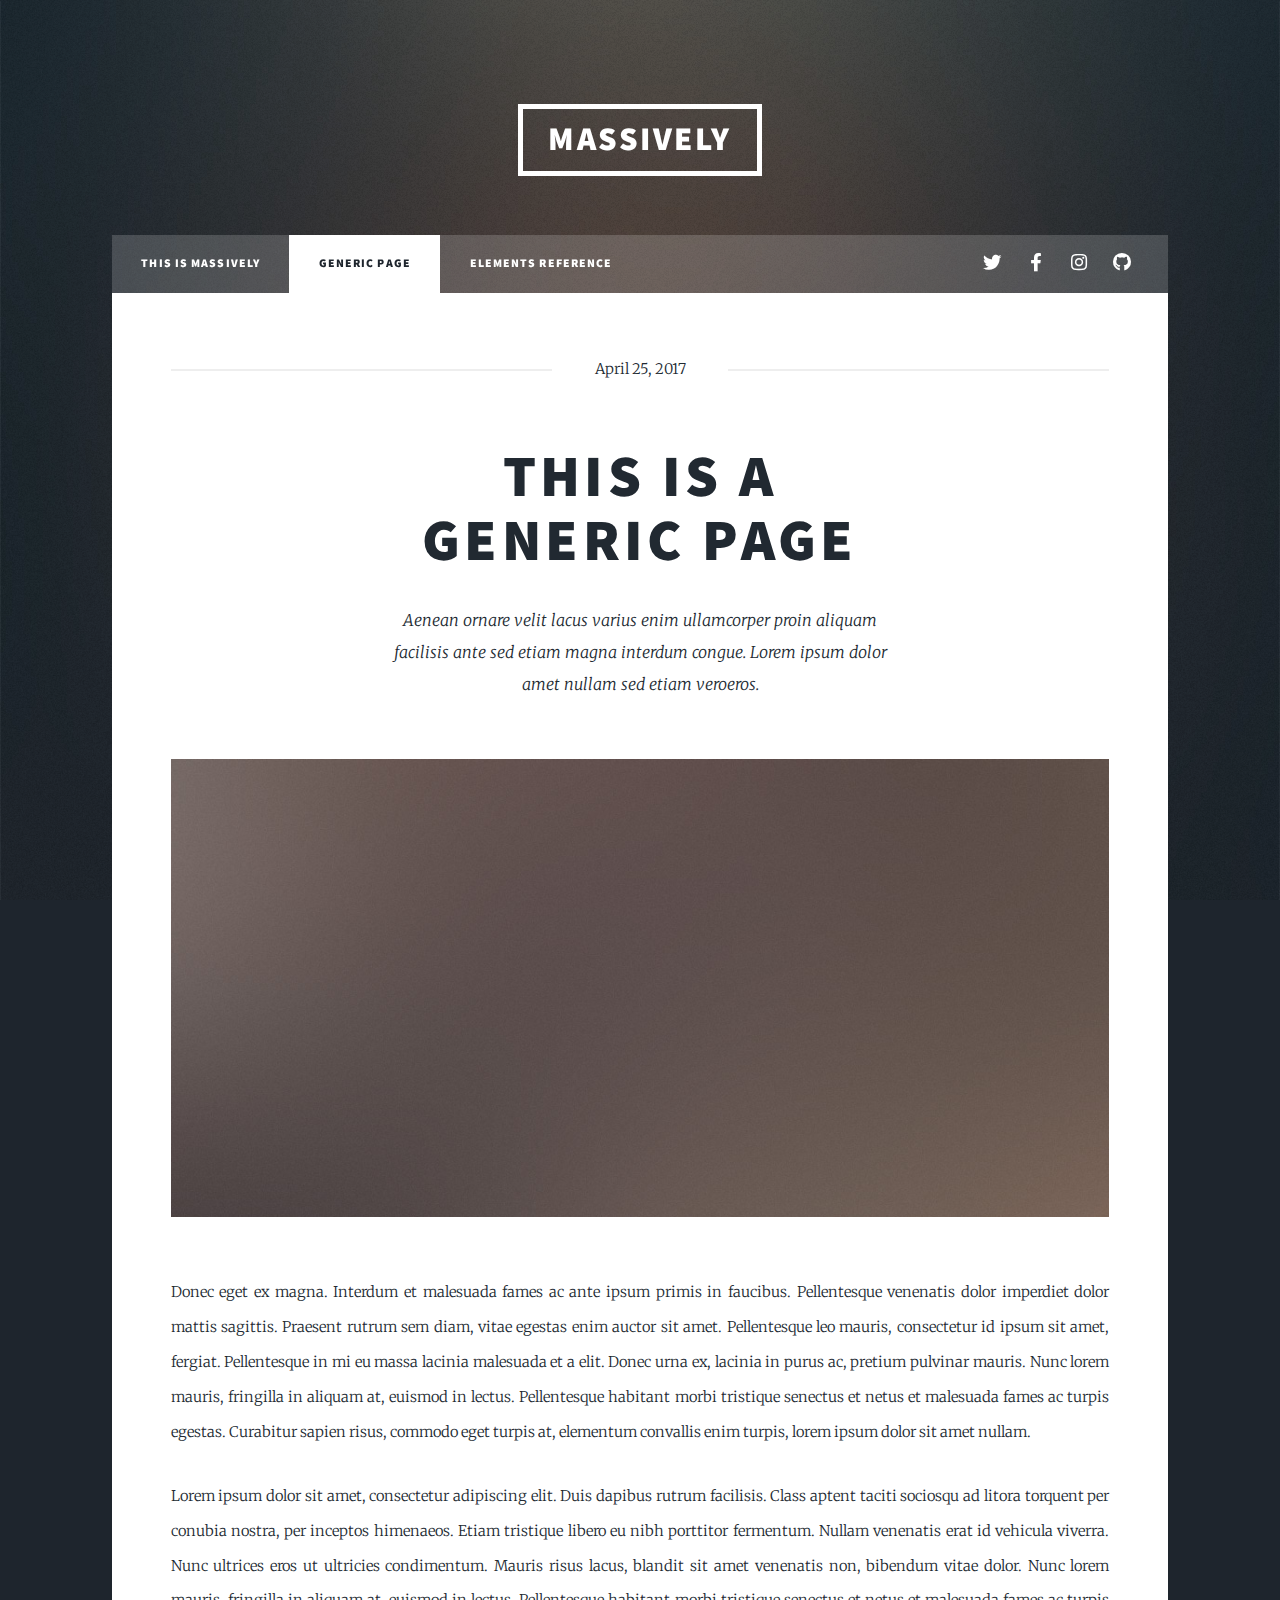
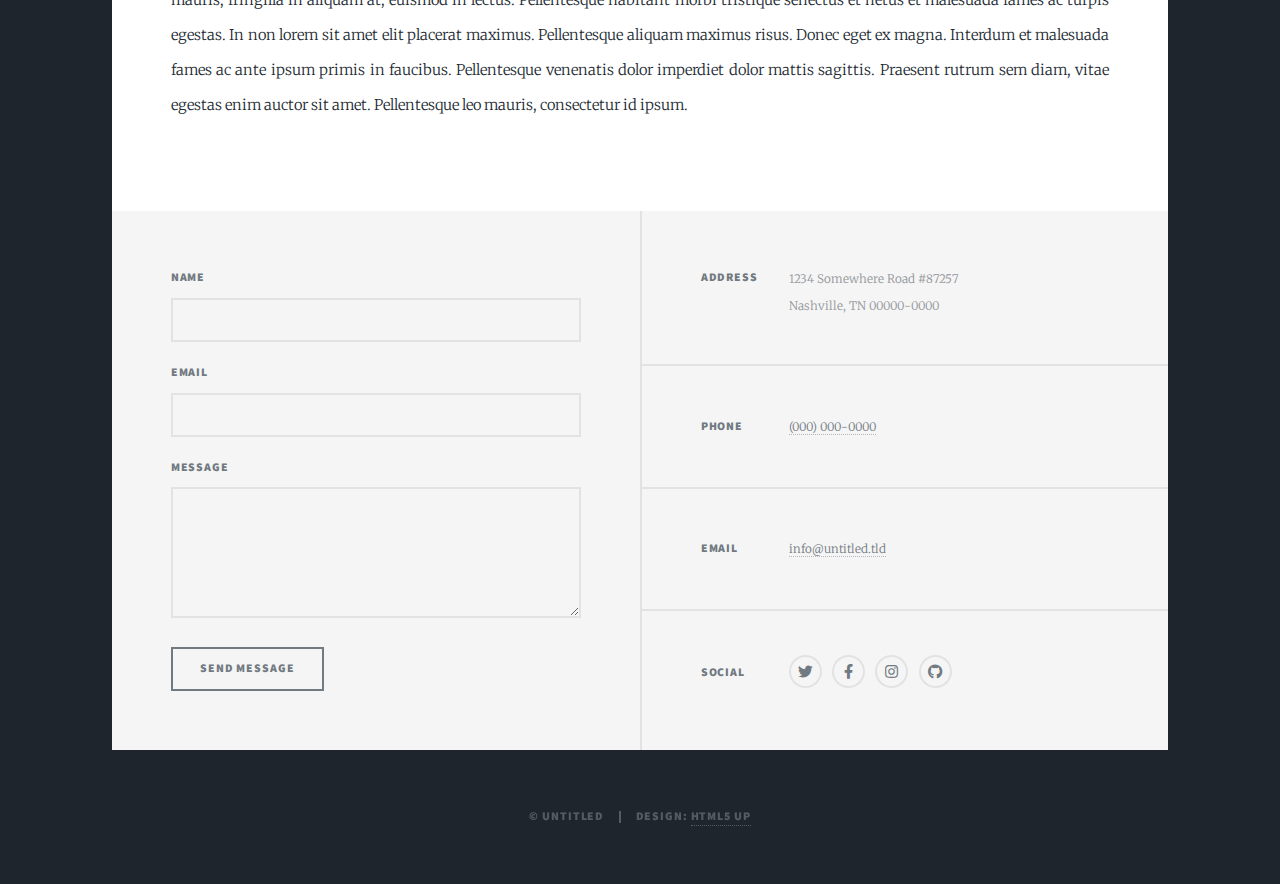
<file: generic.html>
<!DOCTYPE HTML>
<!--
	Massively by HTML5 UP
	html5up.net | @ajlkn
	Free for personal and commercial use under the CCA 3.0 license (html5up.net/license)
-->
<html>
	<head>
		<title>Generic Page - Massively by HTML5 UP</title>
		<meta charset="utf-8" />
		<meta name="viewport" content="width=device-width, initial-scale=1, user-scalable=no" />
		<link rel="stylesheet" href="assets/css/main.css" />
		<noscript><link rel="stylesheet" href="assets/css/noscript.css" /></noscript>
	</head>
	<body class="is-preload">

		<!-- Wrapper -->
			<div id="wrapper">

				<!-- Header -->
					<header id="header">
						<a href="index.html" class="logo">Massively</a>
					</header>

				<!-- Nav -->
					<nav id="nav">
						<ul class="links">
							<li><a href="index.html">This is Massively</a></li>
							<li class="active"><a href="generic.html">Generic Page</a></li>
							<li><a href="elements.html">Elements Reference</a></li>
						</ul>
						<ul class="icons">
							<li><a href="#" class="icon brands fa-twitter"><span class="label">Twitter</span></a></li>
							<li><a href="#" class="icon brands fa-facebook-f"><span class="label">Facebook</span></a></li>
							<li><a href="#" class="icon brands fa-instagram"><span class="label">Instagram</span></a></li>
							<li><a href="#" class="icon brands fa-github"><span class="label">GitHub</span></a></li>
						</ul>
					</nav>

				<!-- Main -->
					<div id="main">

						<!-- Post -->
							<section class="post">
								<header class="major">
									<span class="date">April 25, 2017</span>
									<h1>This is a<br />
									Generic Page</h1>
									<p>Aenean ornare velit lacus varius enim ullamcorper proin aliquam<br />
									facilisis ante sed etiam magna interdum congue. Lorem ipsum dolor<br />
									amet nullam sed etiam veroeros.</p>
								</header>
								<div class="image main"><img src="images/pic01.jpg" alt="" /></div>
								<p>Donec eget ex magna. Interdum et malesuada fames ac ante ipsum primis in faucibus. Pellentesque venenatis dolor imperdiet dolor mattis sagittis. Praesent rutrum sem diam, vitae egestas enim auctor sit amet. Pellentesque leo mauris, consectetur id ipsum sit amet, fergiat. Pellentesque in mi eu massa lacinia malesuada et a elit. Donec urna ex, lacinia in purus ac, pretium pulvinar mauris. Nunc lorem mauris, fringilla in aliquam at, euismod in lectus. Pellentesque habitant morbi tristique senectus et netus et malesuada fames ac turpis egestas. Curabitur sapien risus, commodo eget turpis at, elementum convallis enim turpis, lorem ipsum dolor sit amet nullam.</p>
								<p>Lorem ipsum dolor sit amet, consectetur adipiscing elit. Duis dapibus rutrum facilisis. Class aptent taciti sociosqu ad litora torquent per conubia nostra, per inceptos himenaeos. Etiam tristique libero eu nibh porttitor fermentum. Nullam venenatis erat id vehicula viverra. Nunc ultrices eros ut ultricies condimentum. Mauris risus lacus, blandit sit amet venenatis non, bibendum vitae dolor. Nunc lorem mauris, fringilla in aliquam at, euismod in lectus. Pellentesque habitant morbi tristique senectus et netus et malesuada fames ac turpis egestas. In non lorem sit amet elit placerat maximus. Pellentesque aliquam maximus risus. Donec eget ex magna. Interdum et malesuada fames ac ante ipsum primis in faucibus. Pellentesque venenatis dolor imperdiet dolor mattis sagittis. Praesent rutrum sem diam, vitae egestas enim auctor sit amet. Pellentesque leo mauris, consectetur id ipsum.</p>
							</section>

					</div>

				<!-- Footer -->
					<footer id="footer">
						<section>
							<form method="post" action="#">
								<div class="fields">
									<div class="field">
										<label for="name">Name</label>
										<input type="text" name="name" id="name" />
									</div>
									<div class="field">
										<label for="email">Email</label>
										<input type="text" name="email" id="email" />
									</div>
									<div class="field">
										<label for="message">Message</label>
										<textarea name="message" id="message" rows="3"></textarea>
									</div>
								</div>
								<ul class="actions">
									<li><input type="submit" value="Send Message" /></li>
								</ul>
							</form>
						</section>
						<section class="split contact">
							<section class="alt">
								<h3>Address</h3>
								<p>1234 Somewhere Road #87257<br />
								Nashville, TN 00000-0000</p>
							</section>
							<section>
								<h3>Phone</h3>
								<p><a href="#">(000) 000-0000</a></p>
							</section>
							<section>
								<h3>Email</h3>
								<p><a href="#">info@untitled.tld</a></p>
							</section>
							<section>
								<h3>Social</h3>
								<ul class="icons alt">
									<li><a href="#" class="icon brands alt fa-twitter"><span class="label">Twitter</span></a></li>
									<li><a href="#" class="icon brands alt fa-facebook-f"><span class="label">Facebook</span></a></li>
									<li><a href="#" class="icon brands alt fa-instagram"><span class="label">Instagram</span></a></li>
									<li><a href="#" class="icon brands alt fa-github"><span class="label">GitHub</span></a></li>
								</ul>
							</section>
						</section>
					</footer>

				<!-- Copyright -->
					<div id="copyright">
						<ul><li>&copy; Untitled</li><li>Design: <a href="https://html5up.net">HTML5 UP</a></li></ul>
					</div>

			</div>

		<!-- Scripts -->
			<script src="assets/js/jquery.min.js"></script>
			<script src="assets/js/jquery.scrollex.min.js"></script>
			<script src="assets/js/jquery.scrolly.min.js"></script>
			<script src="assets/js/browser.min.js"></script>
			<script src="assets/js/breakpoints.min.js"></script>
			<script src="assets/js/util.js"></script>
			<script src="assets/js/main.js"></script>

	</body>
</html>
</file>
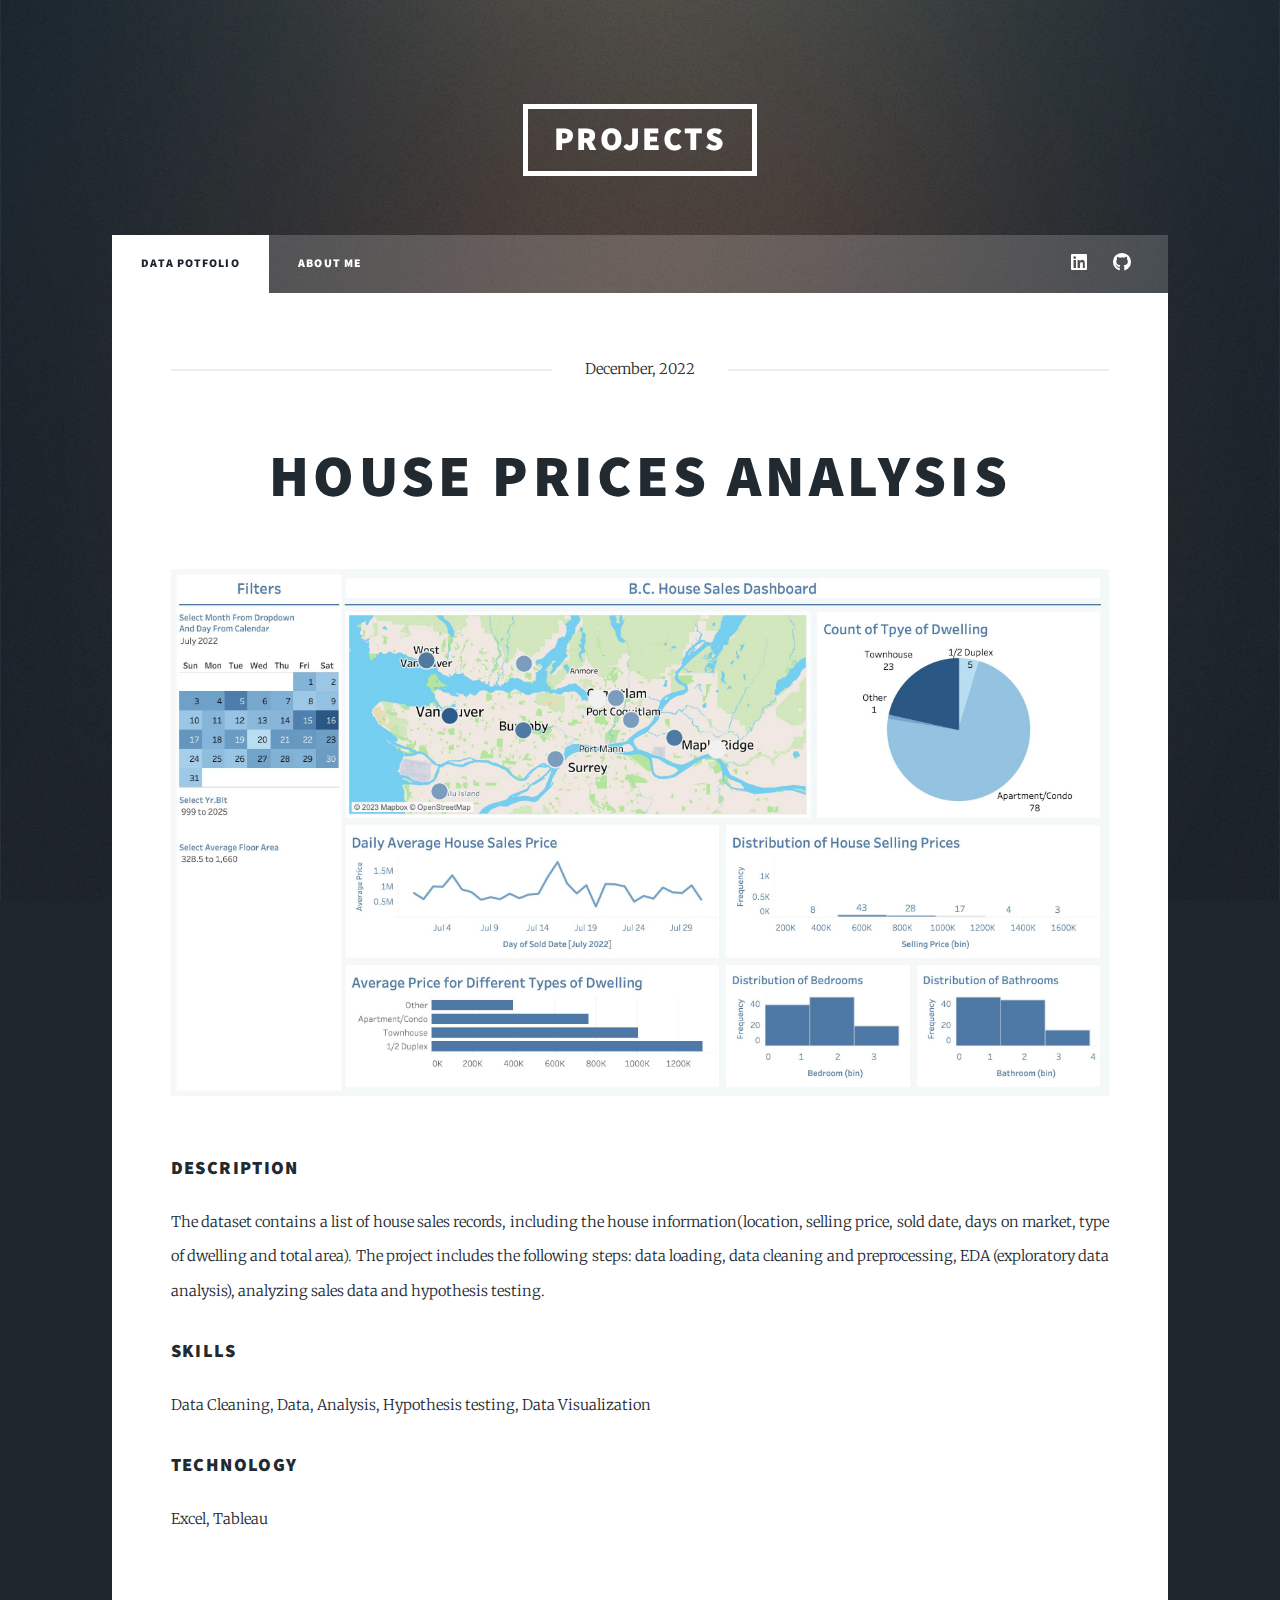
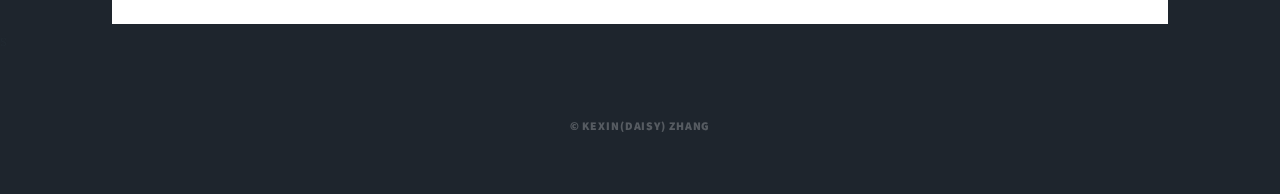
<file: HousePrice.html>
<!DOCTYPE HTML>
<!--
	Massively by HTML5 UP
	html5up.net | @ajlkn
	Free for personal and commercial use under the CCA 3.0 license (html5up.net/license)
-->
<html>
	<head>
		<title>House Prices Analysis</title>
		<meta charset="utf-8" />
		<meta name="viewport" content="width=device-width, initial-scale=1, user-scalable=no" />
		<link rel="stylesheet" href="assets/css/main.css" />
		<noscript><link rel="stylesheet" href="assets/css/noscript.css" /></noscript>
	</head>
	<body class="is-preload">

		<!-- Wrapper -->
			<div id="wrapper">

				<!-- Header -->
					<header id="header">
						<a href="index.html" class="logo">Projects</a>
					</header>

				<!-- Nav -->
					<nav id="nav">
						<ul class="links">
							<li class="active"><a href="index.html">Data Potfolio</a></li>
							<li><a href="AboutMe.html">About Me</a></li>
						</ul>
						<ul class="icons">
							<li><a href="https://www.linkedin.com/in/kexin-zhang-404496224/" class="icon brands fa-linkedin"><span class="label">Linkedin</span></a></li>
							<li><a href="https://github.com/Kexin623/Data_Analysis_Portfolio" class="icon brands fa-github"><span class="label">GitHub</span></a></li>
						</ul>
					</nav>

				<!-- Main -->
					<div id="main">

						<!-- Post -->
							<section class="post">
								<header class="major">
									<span class="date">December, 2022</span>
									<h1>House Prices Analysis<br /></h1>
								</header>
								<div class="image main"><img src="images/HousePriceDashboard.jpg" alt="" /></div>
								<h3>Description</h3>
									<p>The dataset contains a list of house sales records, including the house information(location, selling price, sold date, days on market, type of dwelling and total area). The project includes the following steps: data loading, data cleaning and preprocessing, EDA (exploratory data analysis), analyzing sales data and hypothesis testing.</p>
								<h3>Skills</h3>
									<p>Data Cleaning, Data, Analysis, Hypothesis testing, Data Visualization </p>
								<h3>Technology</h3>
									<p>Excel, Tableau</p>
							</section>

					</div>
s
				
				<!-- Copyright -->
					<div id="copyright">
						<ul><li>&copy; Kexin(Daisy) Zhang</li>
					</div>

			</div>

		<!-- Scripts -->
			<script src="assets/js/jquery.min.js"></script>
			<script src="assets/js/jquery.scrollex.min.js"></script>
			<script src="assets/js/jquery.scrolly.min.js"></script>
			<script src="assets/js/browser.min.js"></script>
			<script src="assets/js/breakpoints.min.js"></script>
			<script src="assets/js/util.js"></script>
			<script src="assets/js/main.js"></script>

	</body>
</html>
</file>
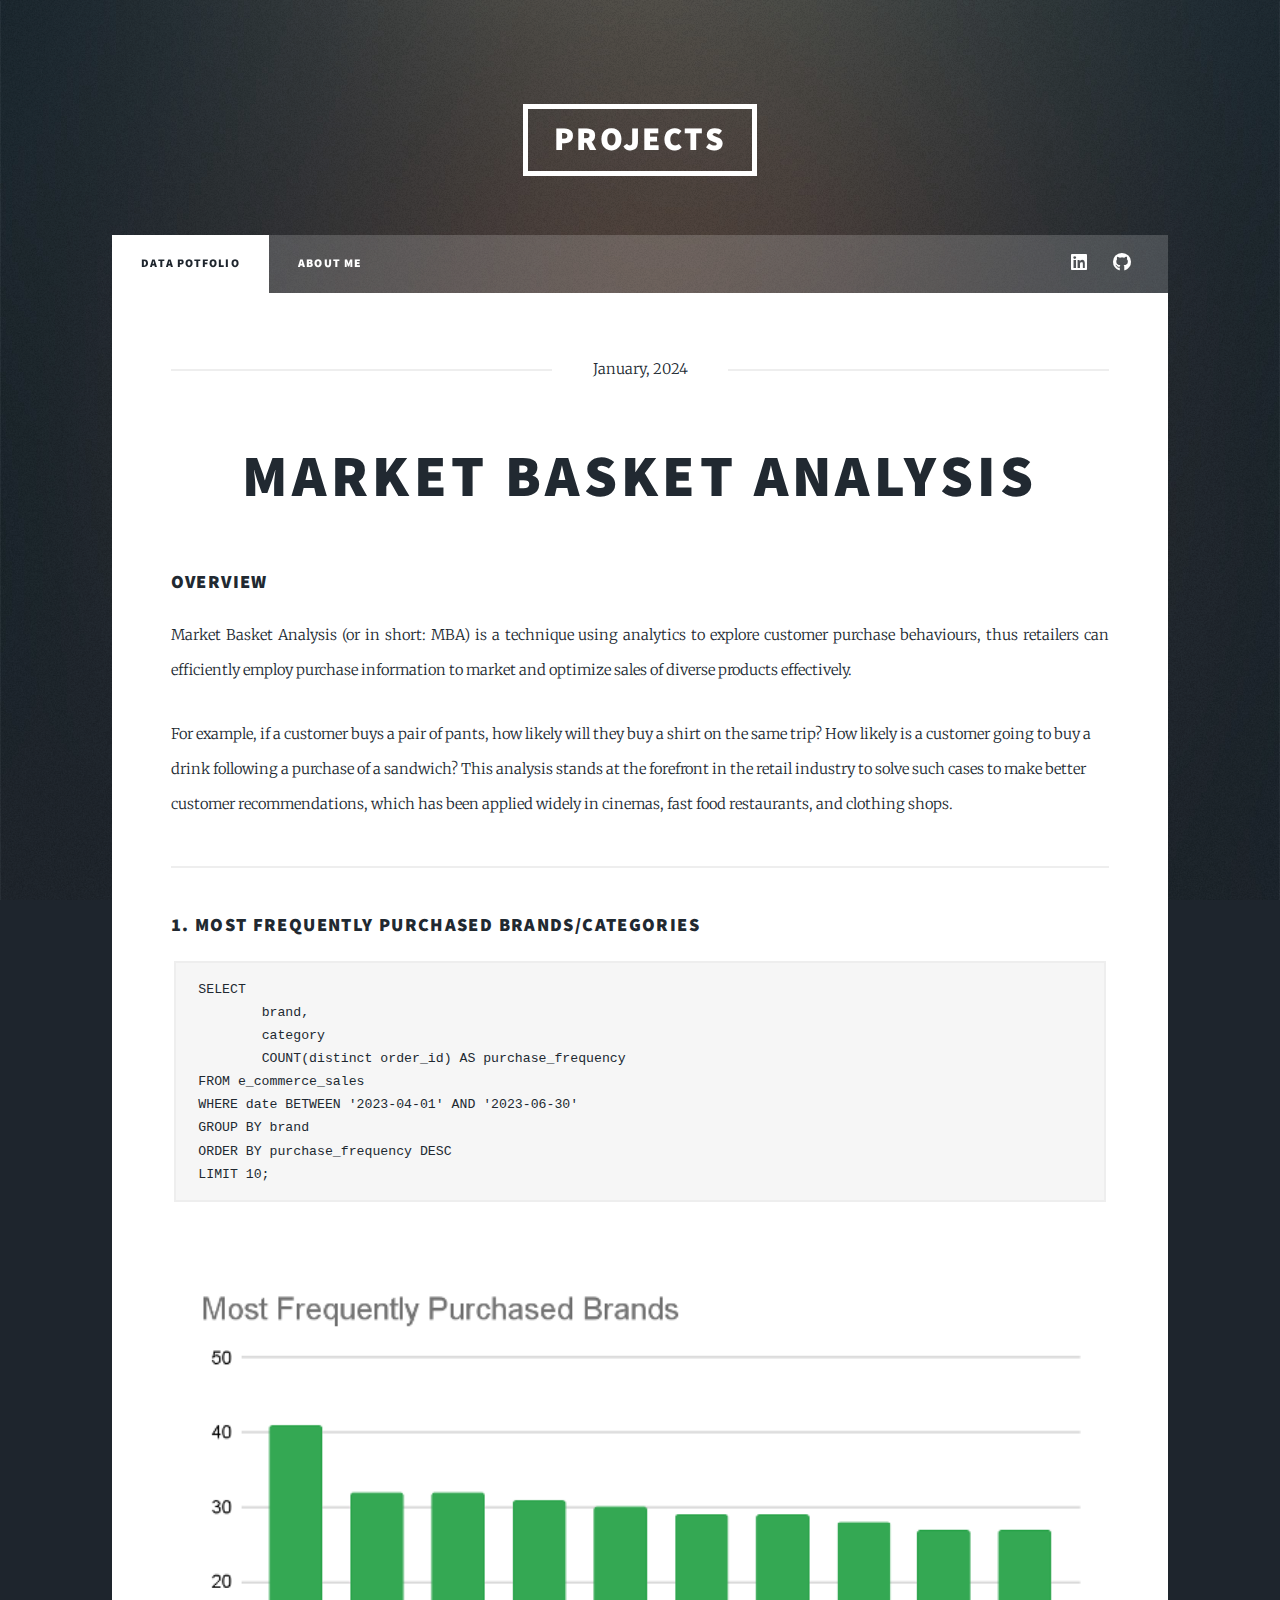
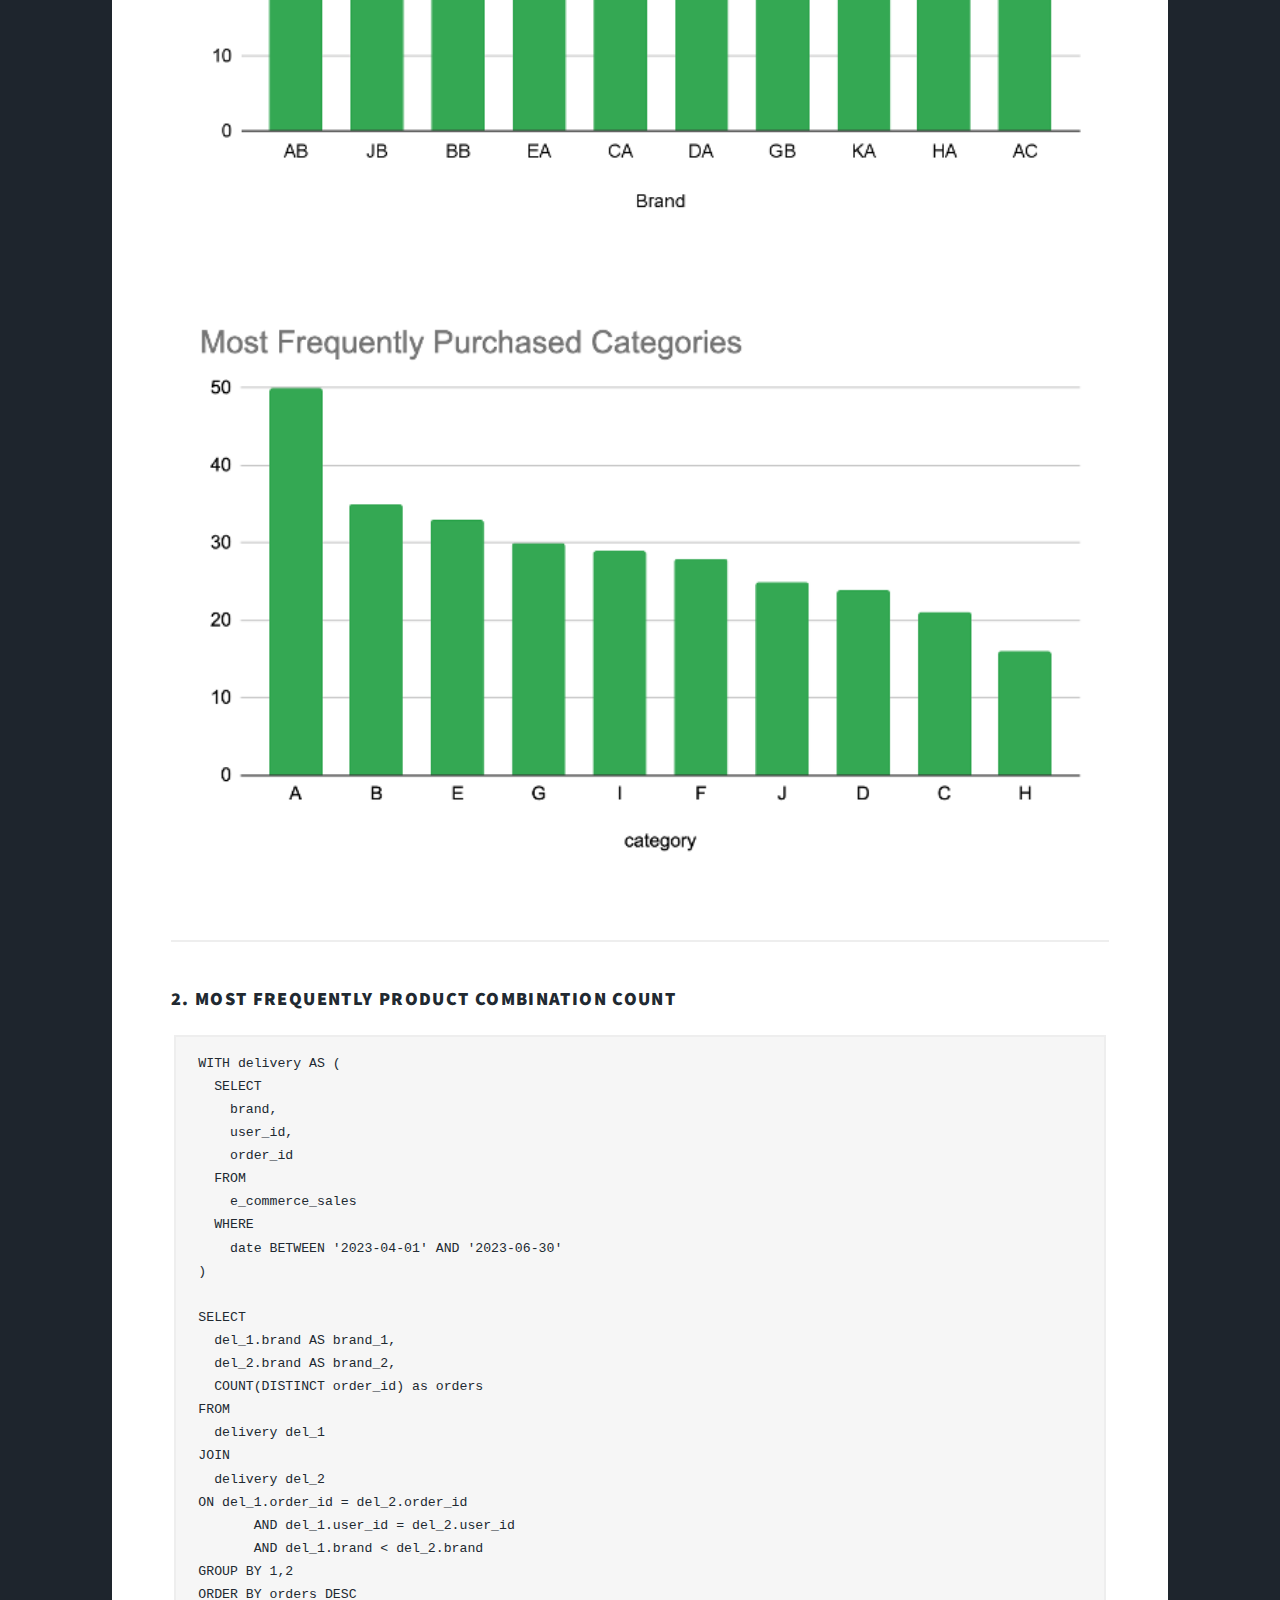
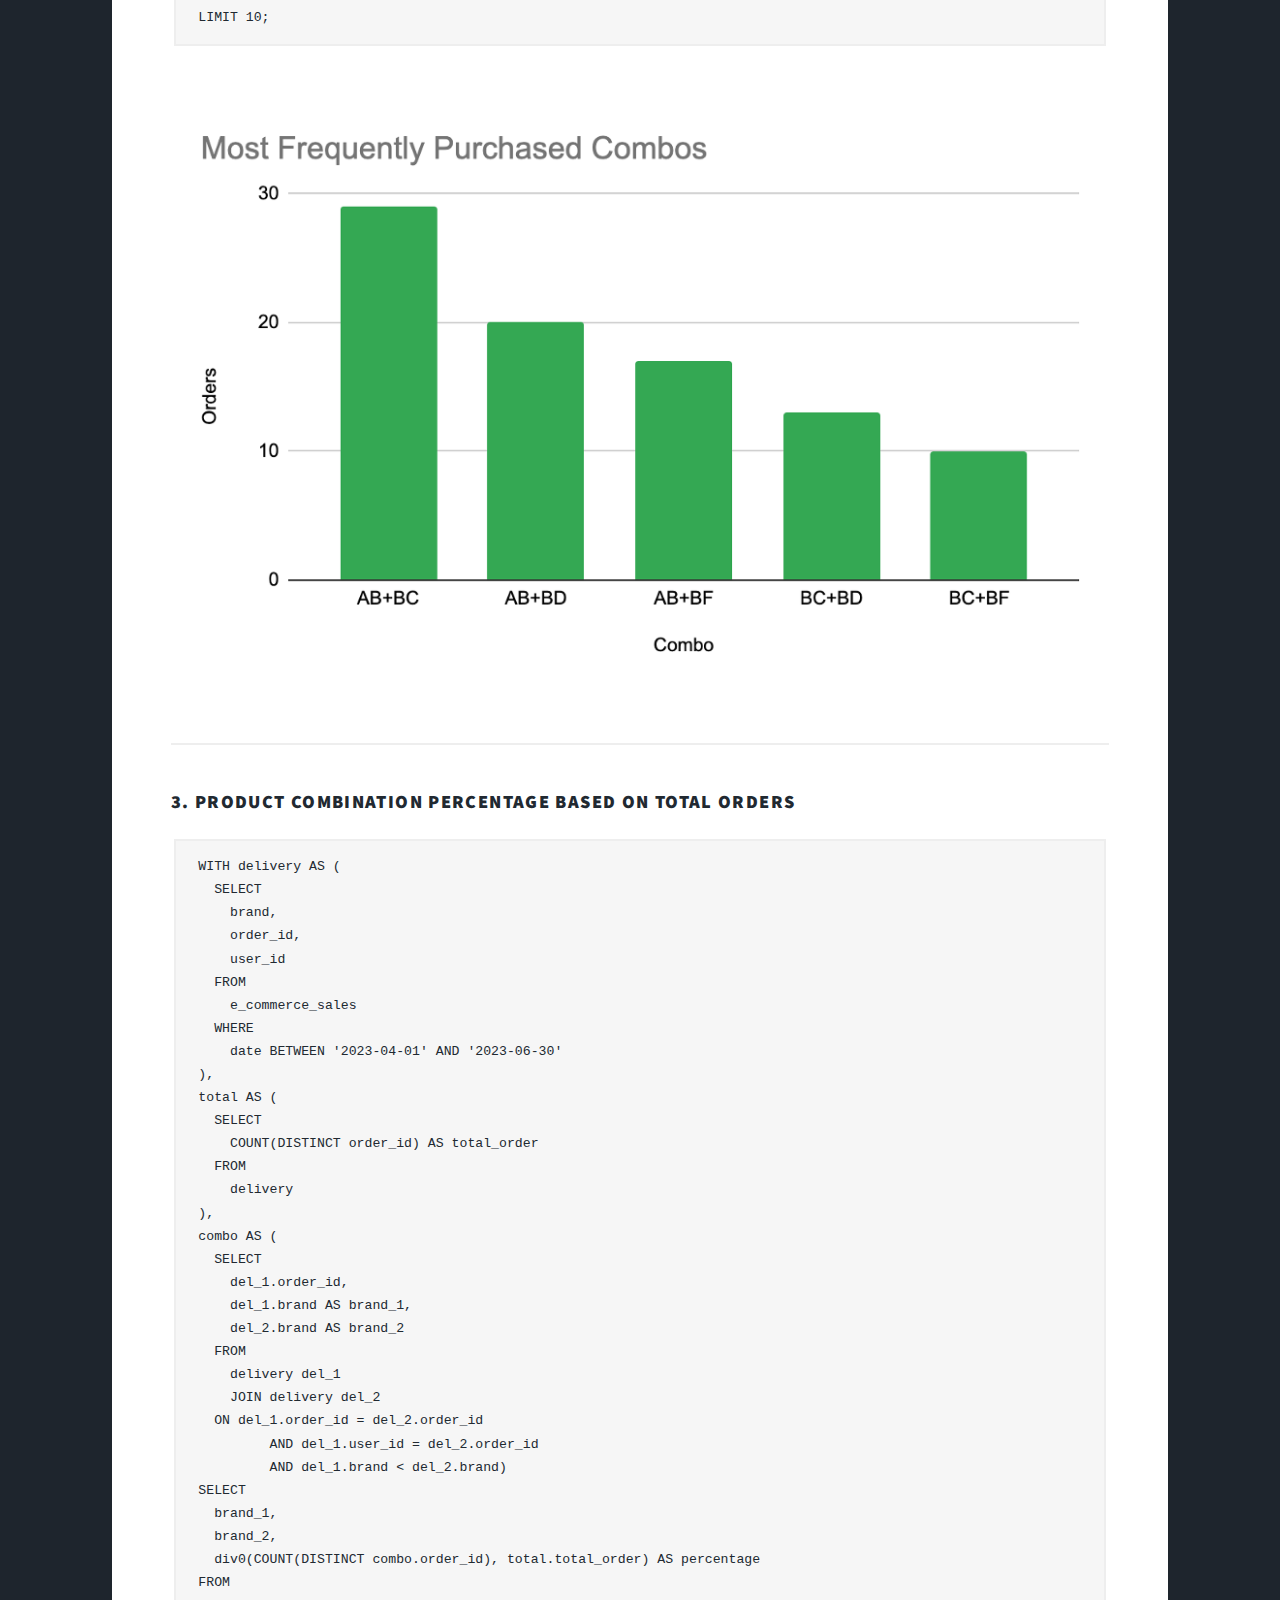
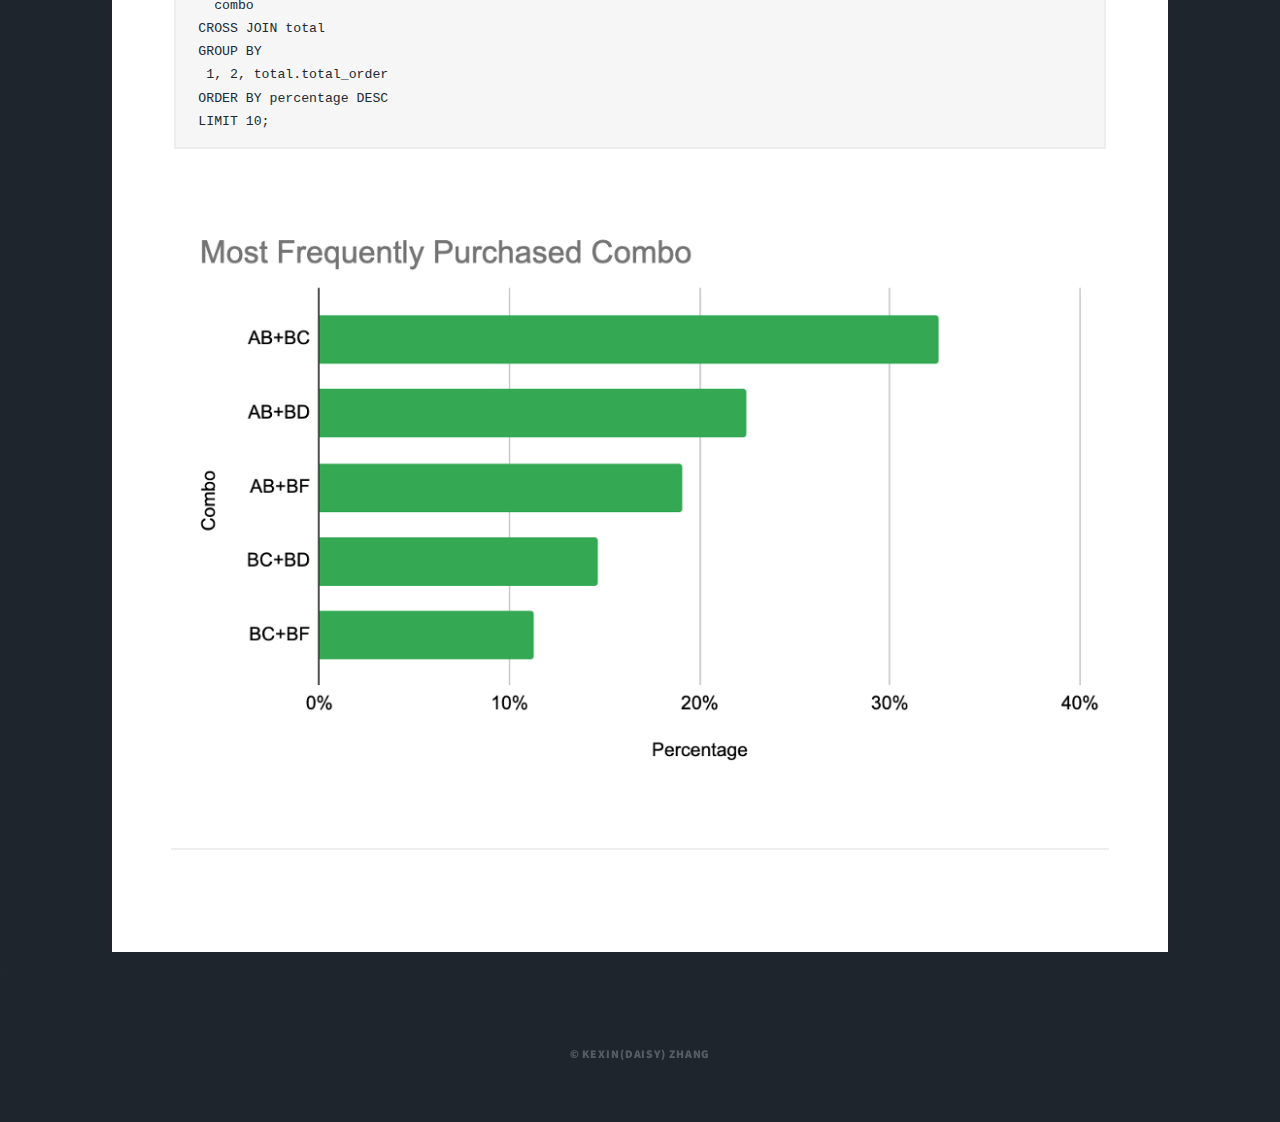
<file: Market Basket Analysis.html>
<!DOCTYPE HTML>
<!--
	Massively by HTML5 UP
	html5up.net | @ajlkn
	Free for personal and commercial use under the CCA 3.0 license (html5up.net/license)
-->
<html>
	<head>
		<title>Market Basket Analysis</title>
		<meta charset="utf-8" />
		<meta name="viewport" content="width=device-width, initial-scale=1, user-scalable=no" />
		<link rel="stylesheet" href="assets/css/main.css" />
		<noscript><link rel="stylesheet" href="assets/css/noscript.css" /></noscript>
	</head>
	<body class="is-preload">

		<!-- Wrapper -->
			<div id="wrapper">

				<!-- Header -->
					<header id="header">
						<a href="index.html" class="logo">Projects</a>
					</header>

				<!-- Nav -->
					<nav id="nav">
						<ul class="links">
							<li class="active"><a href="index.html">Data Potfolio</a></li>
							<li><a href="AboutMe.html">About Me</a></li>
						</ul>
						<ul class="icons">
							<li><a href="https://www.linkedin.com/in/kexin-zhang-404496224/" class="icon brands fa-linkedin"><span class="label">Linkedin</span></a></li>
							<li><a href="https://github.com/Kexin623/Data_Analysis_Portfolio" class="icon brands fa-github"><span class="label">GitHub</span></a></li>
						</ul>
					</nav>

				<!-- Main -->
					<div id="main">

						<!-- Post -->
							<section class="post">
								<header class="major">
									<span class="date">January, 2024</span>
									<h1>Market Basket Analysis<br /></h1>
								</header>
								<h3>Overview</h3>
									<p>Market Basket Analysis (or in short: MBA) is a technique using analytics to explore customer purchase behaviours, thus retailers can efficiently employ purchase information to market and optimize sales of diverse products effectively.</p>

For example, if a customer buys a pair of pants, how likely will they buy a shirt on the same trip? How likely is a customer going to buy a drink following a purchase of a sandwich? This analysis stands at the forefront in the retail industry to solve such cases to make better customer recommendations, which has been applied widely in cinemas, fast food restaurants, and clothing shops.</p>
								<hr />
								<h3>1. Most frequently purchased brands/Categories</h3>
								<pre><code>SELECT
	brand,
	category
	COUNT(distinct order_id) AS purchase_frequency
FROM e_commerce_sales
WHERE date BETWEEN '2023-04-01' AND '2023-06-30'
GROUP BY brand
ORDER BY purchase_frequency DESC
LIMIT 10;
</code></pre>
<div class="image main"><img src="images/1.1.png" alt="" /></div>
<div class="image main"><img src="images/1.2.png" alt="" /></div>
									<hr>
									<h3>2. Most frequently Product Combination Count</h3>
									<pre><code>WITH delivery AS (
  SELECT
    brand,
    user_id,
    order_id
  FROM
    e_commerce_sales
  WHERE
    date BETWEEN '2023-04-01' AND '2023-06-30'
)

SELECT
  del_1.brand AS brand_1,
  del_2.brand AS brand_2,
  COUNT(DISTINCT order_id) as orders
FROM
  delivery del_1
JOIN
  delivery del_2 
ON del_1.order_id = del_2.order_id
       AND del_1.user_id = del_2.user_id
       AND del_1.brand < del_2.brand
GROUP BY 1,2
ORDER BY orders DESC
LIMIT 10;</code></pre>
<div class="image main"><img src="images/2.1.png" alt="" /></div>
								<hr>
								<h3>3. Product Combination Percentage based on Total Orders</h3>
									<pre><code>WITH delivery AS (
  SELECT
    brand,
    order_id,
    user_id
  FROM
    e_commerce_sales
  WHERE
    date BETWEEN '2023-04-01' AND '2023-06-30'
),
total AS (
  SELECT
    COUNT(DISTINCT order_id) AS total_order
  FROM
    delivery
),
combo AS (
  SELECT
    del_1.order_id,
    del_1.brand AS brand_1,
    del_2.brand AS brand_2
  FROM
    delivery del_1
    JOIN delivery del_2 
  ON del_1.order_id = del_2.order_id 
         AND del_1.user_id = del_2.order_id
         AND del_1.brand < del_2.brand)
SELECT
  brand_1,
  brand_2,
  div0(COUNT(DISTINCT combo.order_id), total.total_order) AS percentage
FROM
  combo
CROSS JOIN total
GROUP BY
 1, 2, total.total_order
ORDER BY percentage DESC
LIMIT 10;
</code></pre>
<div class="image main"><img src="images/3.1.png" alt="" /></div>
<hr>
							</section>

					</div>
s
				
				<!-- Copyright -->
					<div id="copyright">
						<ul><li>&copy; Kexin(Daisy) Zhang</li>
					</div>

			</div>

		<!-- Scripts -->
			<script src="assets/js/jquery.min.js"></script>
			<script src="assets/js/jquery.scrollex.min.js"></script>
			<script src="assets/js/jquery.scrolly.min.js"></script>
			<script src="assets/js/browser.min.js"></script>
			<script src="assets/js/breakpoints.min.js"></script>
			<script src="assets/js/util.js"></script>
			<script src="assets/js/main.js"></script>

	</body>
</html>
</file>
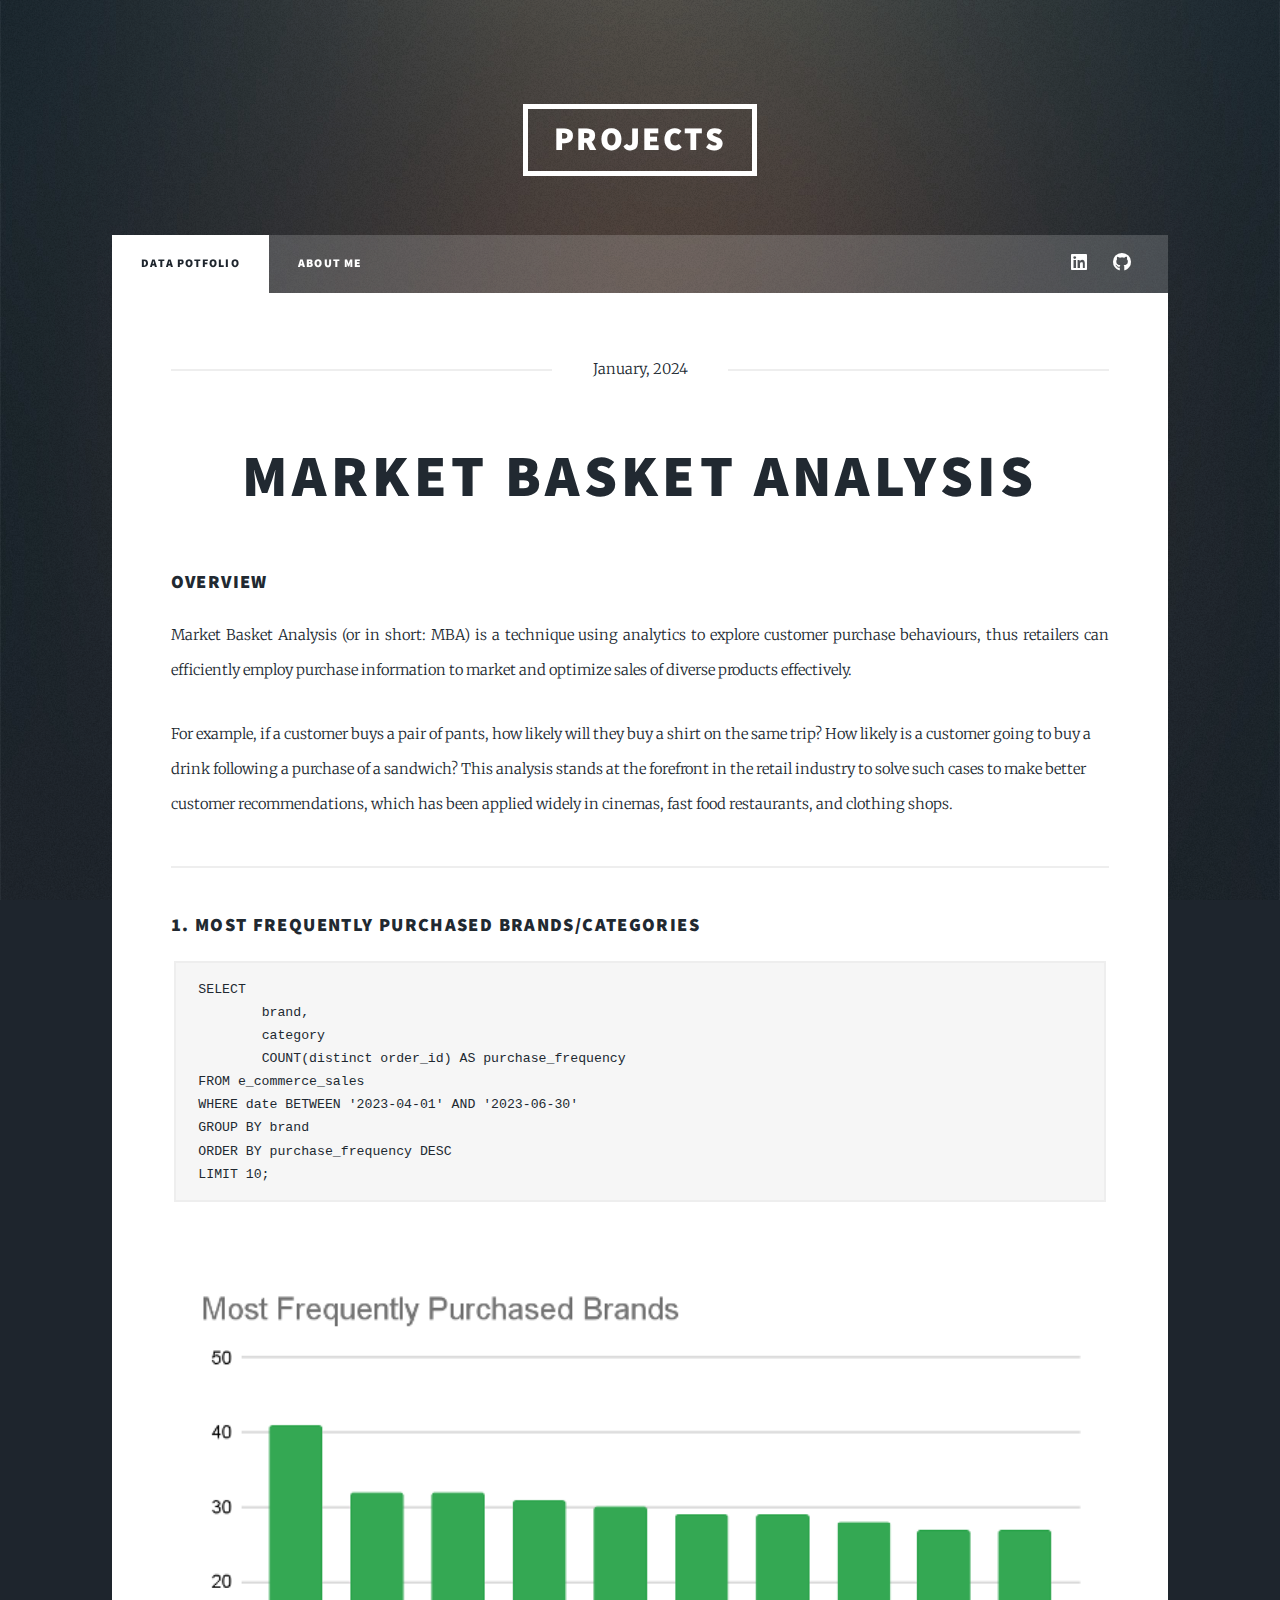
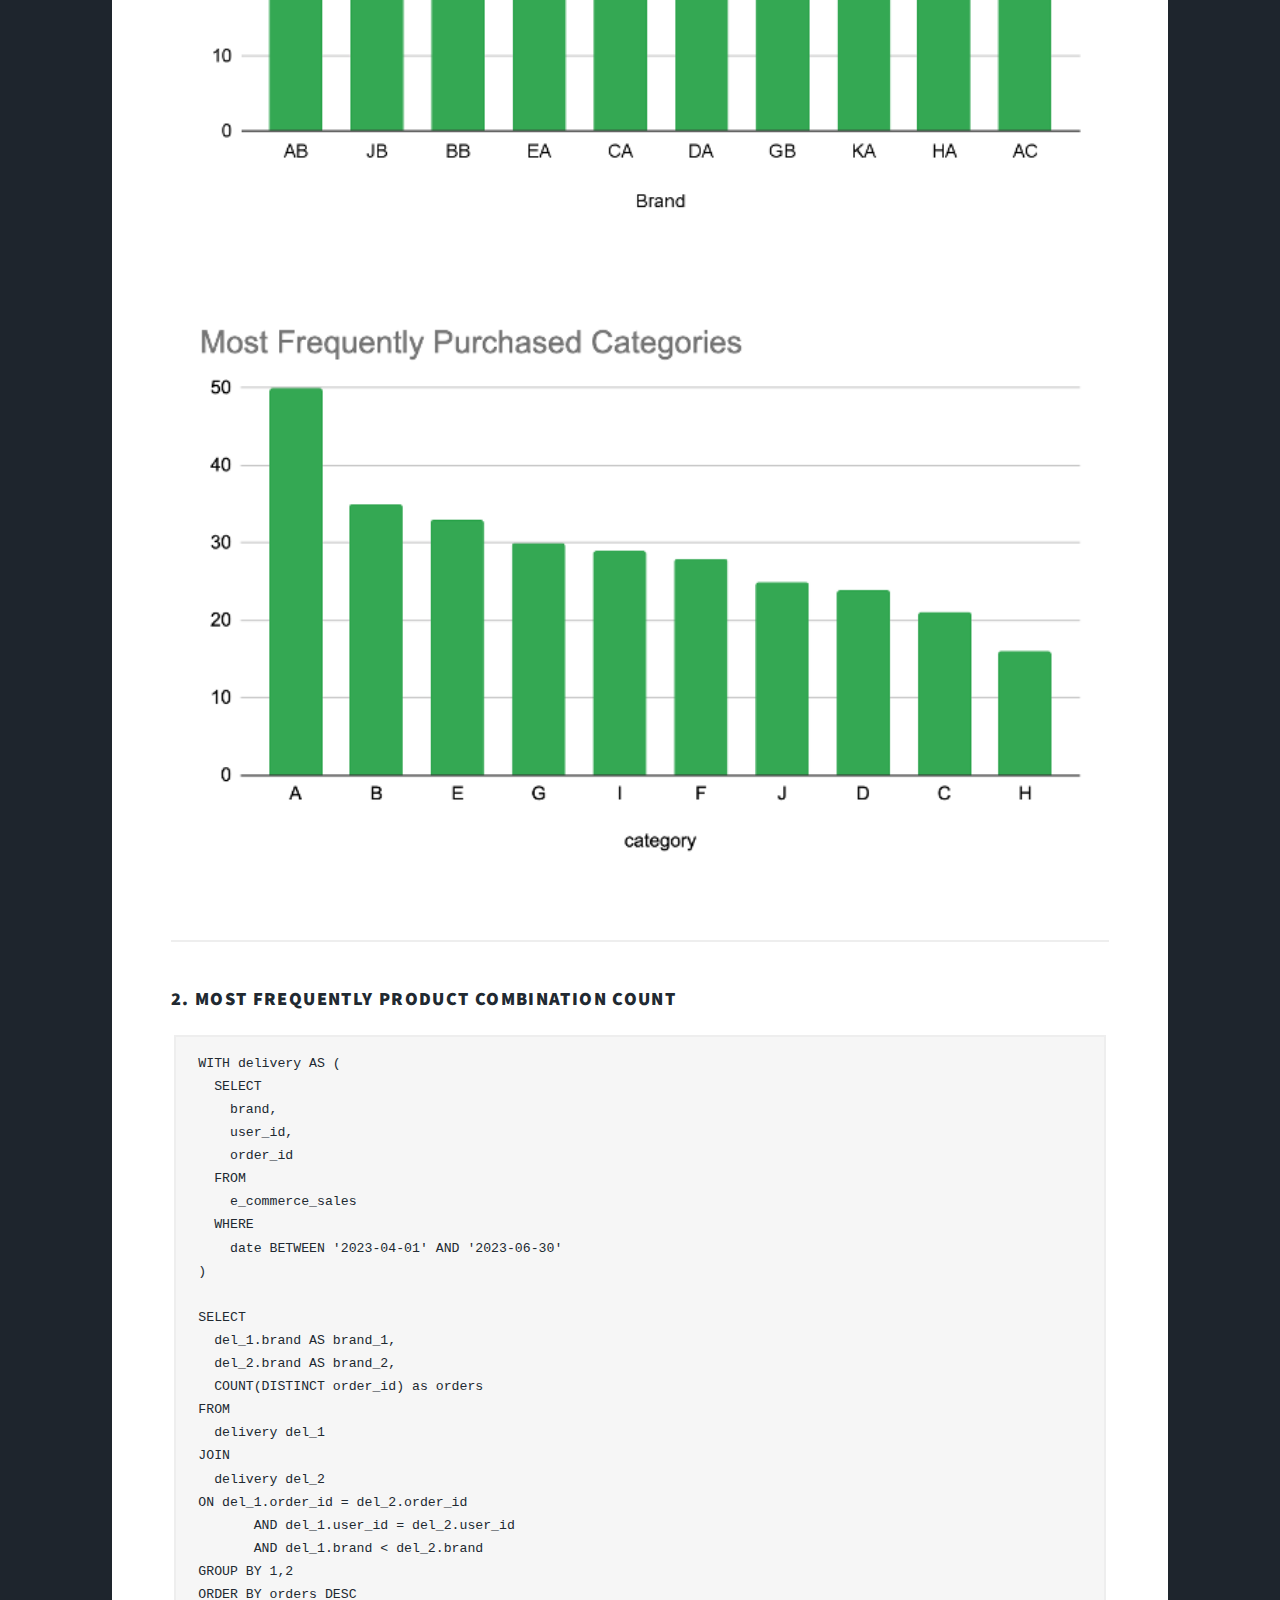
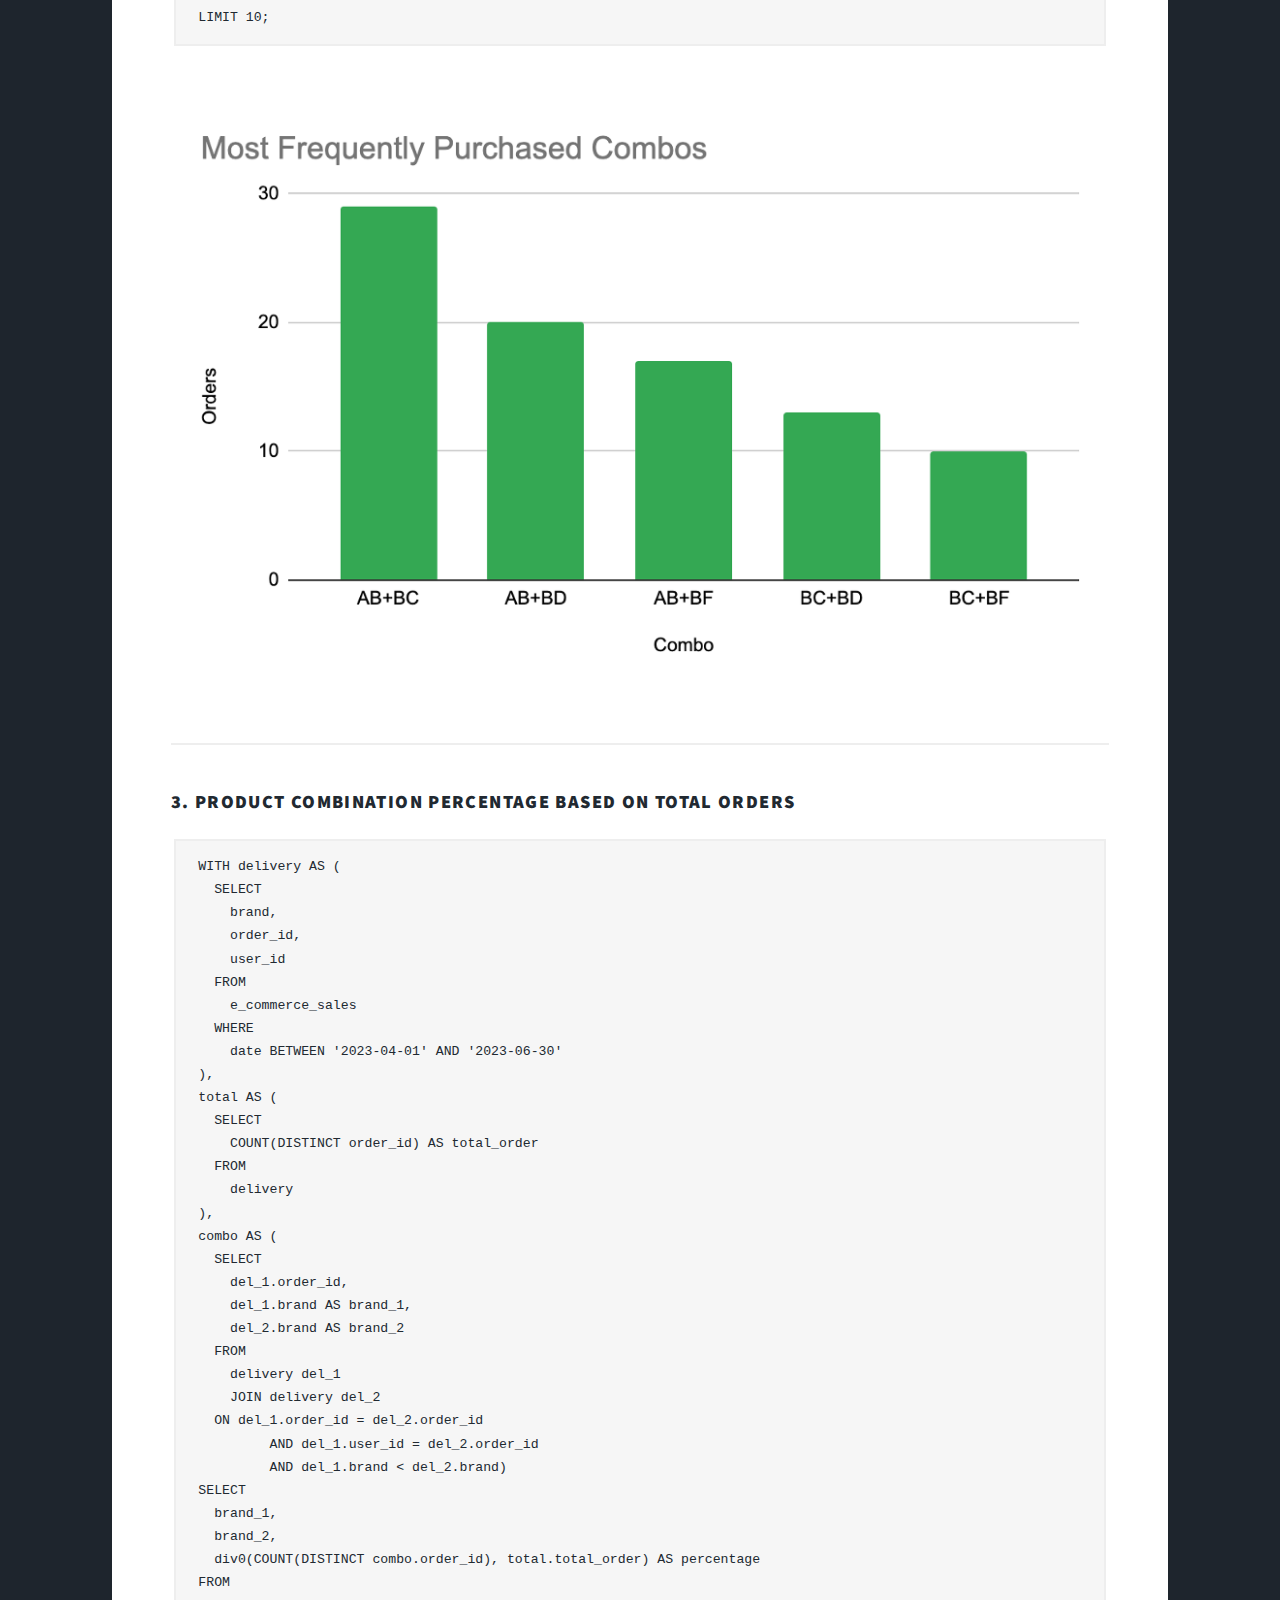
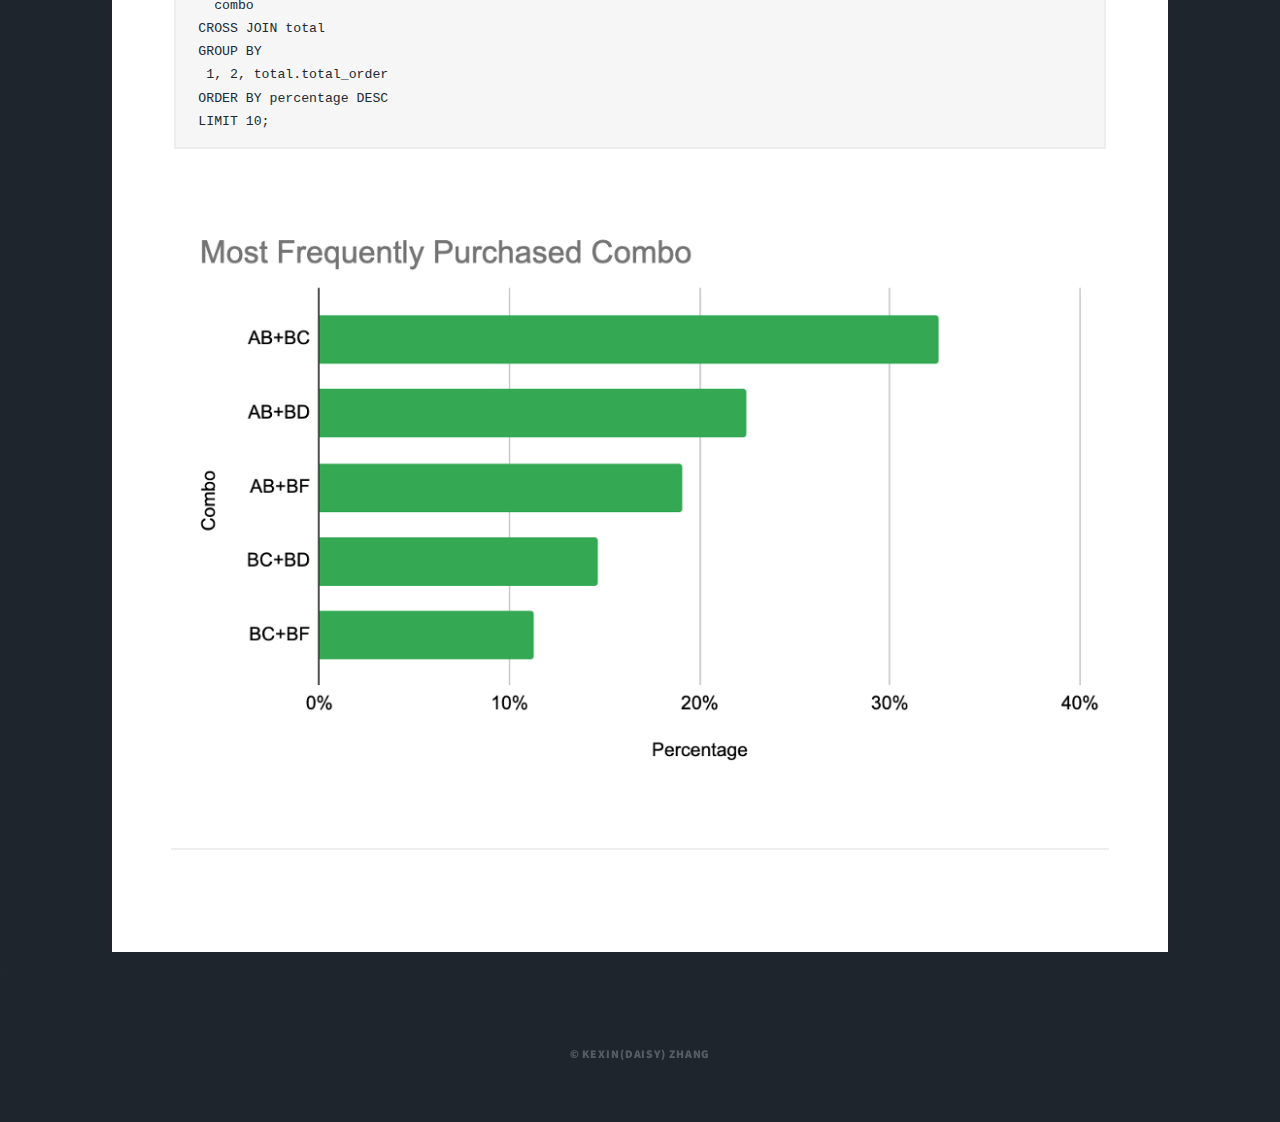
<file: MarketBasketAnalysis.html>
<!DOCTYPE HTML>
<!--
	Massively by HTML5 UP
	html5up.net | @ajlkn
	Free for personal and commercial use under the CCA 3.0 license (html5up.net/license)
-->
<html>
	<head>
		<title>Market Basket Analysis</title>
		<meta charset="utf-8" />
		<meta name="viewport" content="width=device-width, initial-scale=1, user-scalable=no" />
		<link rel="stylesheet" href="assets/css/main.css" />
		<noscript><link rel="stylesheet" href="assets/css/noscript.css" /></noscript>
	</head>
	<body class="is-preload">

		<!-- Wrapper -->
			<div id="wrapper">

				<!-- Header -->
					<header id="header">
						<a href="index.html" class="logo">Projects</a>
					</header>

				<!-- Nav -->
					<nav id="nav">
						<ul class="links">
							<li class="active"><a href="index.html">Data Potfolio</a></li>
							<li><a href="AboutMe.html">About Me</a></li>
						</ul>
						<ul class="icons">
							<li><a href="https://www.linkedin.com/in/kexin-zhang-404496224/" class="icon brands fa-linkedin"><span class="label">Linkedin</span></a></li>
							<li><a href="https://github.com/Kexin623/Data_Analysis_Portfolio" class="icon brands fa-github"><span class="label">GitHub</span></a></li>
						</ul>
					</nav>

				<!-- Main -->
					<div id="main">

						<!-- Post -->
							<section class="post">
								<header class="major">
									<span class="date">January, 2024</span>
									<h1>Market Basket Analysis<br /></h1>
								</header>
								<h3>Overview</h3>
									<p>Market Basket Analysis (or in short: MBA) is a technique using analytics to explore customer purchase behaviours, thus retailers can efficiently employ purchase information to market and optimize sales of diverse products effectively.</p>

For example, if a customer buys a pair of pants, how likely will they buy a shirt on the same trip? How likely is a customer going to buy a drink following a purchase of a sandwich? This analysis stands at the forefront in the retail industry to solve such cases to make better customer recommendations, which has been applied widely in cinemas, fast food restaurants, and clothing shops.</p>
								<hr />
								<h3>1. Most frequently purchased brands/Categories</h3>
								<pre><code>SELECT
	brand,
	category
	COUNT(distinct order_id) AS purchase_frequency
FROM e_commerce_sales
WHERE date BETWEEN '2023-04-01' AND '2023-06-30'
GROUP BY brand
ORDER BY purchase_frequency DESC
LIMIT 10;
</code></pre>
<div class="image main"><img src="images/1.1.png" alt="" /></div>
<div class="image main"><img src="images/1.2.png" alt="" /></div>
									<hr>
									<h3>2. Most frequently Product Combination Count</h3>
									<pre><code>WITH delivery AS (
  SELECT
    brand,
    user_id,
    order_id
  FROM
    e_commerce_sales
  WHERE
    date BETWEEN '2023-04-01' AND '2023-06-30'
)

SELECT
  del_1.brand AS brand_1,
  del_2.brand AS brand_2,
  COUNT(DISTINCT order_id) as orders
FROM
  delivery del_1
JOIN
  delivery del_2 
ON del_1.order_id = del_2.order_id
       AND del_1.user_id = del_2.user_id
       AND del_1.brand < del_2.brand
GROUP BY 1,2
ORDER BY orders DESC
LIMIT 10;</code></pre>
<div class="image main"><img src="images/2.1.png" alt="" /></div>
								<hr>
								<h3>3. Product Combination Percentage based on Total Orders</h3>
									<pre><code>WITH delivery AS (
  SELECT
    brand,
    order_id,
    user_id
  FROM
    e_commerce_sales
  WHERE
    date BETWEEN '2023-04-01' AND '2023-06-30'
),
total AS (
  SELECT
    COUNT(DISTINCT order_id) AS total_order
  FROM
    delivery
),
combo AS (
  SELECT
    del_1.order_id,
    del_1.brand AS brand_1,
    del_2.brand AS brand_2
  FROM
    delivery del_1
    JOIN delivery del_2 
  ON del_1.order_id = del_2.order_id 
         AND del_1.user_id = del_2.order_id
         AND del_1.brand < del_2.brand)
SELECT
  brand_1,
  brand_2,
  div0(COUNT(DISTINCT combo.order_id), total.total_order) AS percentage
FROM
  combo
CROSS JOIN total
GROUP BY
 1, 2, total.total_order
ORDER BY percentage DESC
LIMIT 10;
</code></pre>
<div class="image main"><img src="images/3.1.png" alt="" /></div>
<hr>
							</section>

					</div>
s
				
				<!-- Copyright -->
					<div id="copyright">
						<ul><li>&copy; Kexin(Daisy) Zhang</li>
					</div>

			</div>

		<!-- Scripts -->
			<script src="assets/js/jquery.min.js"></script>
			<script src="assets/js/jquery.scrollex.min.js"></script>
			<script src="assets/js/jquery.scrolly.min.js"></script>
			<script src="assets/js/browser.min.js"></script>
			<script src="assets/js/breakpoints.min.js"></script>
			<script src="assets/js/util.js"></script>
			<script src="assets/js/main.js"></script>

	</body>
</html>
</file>
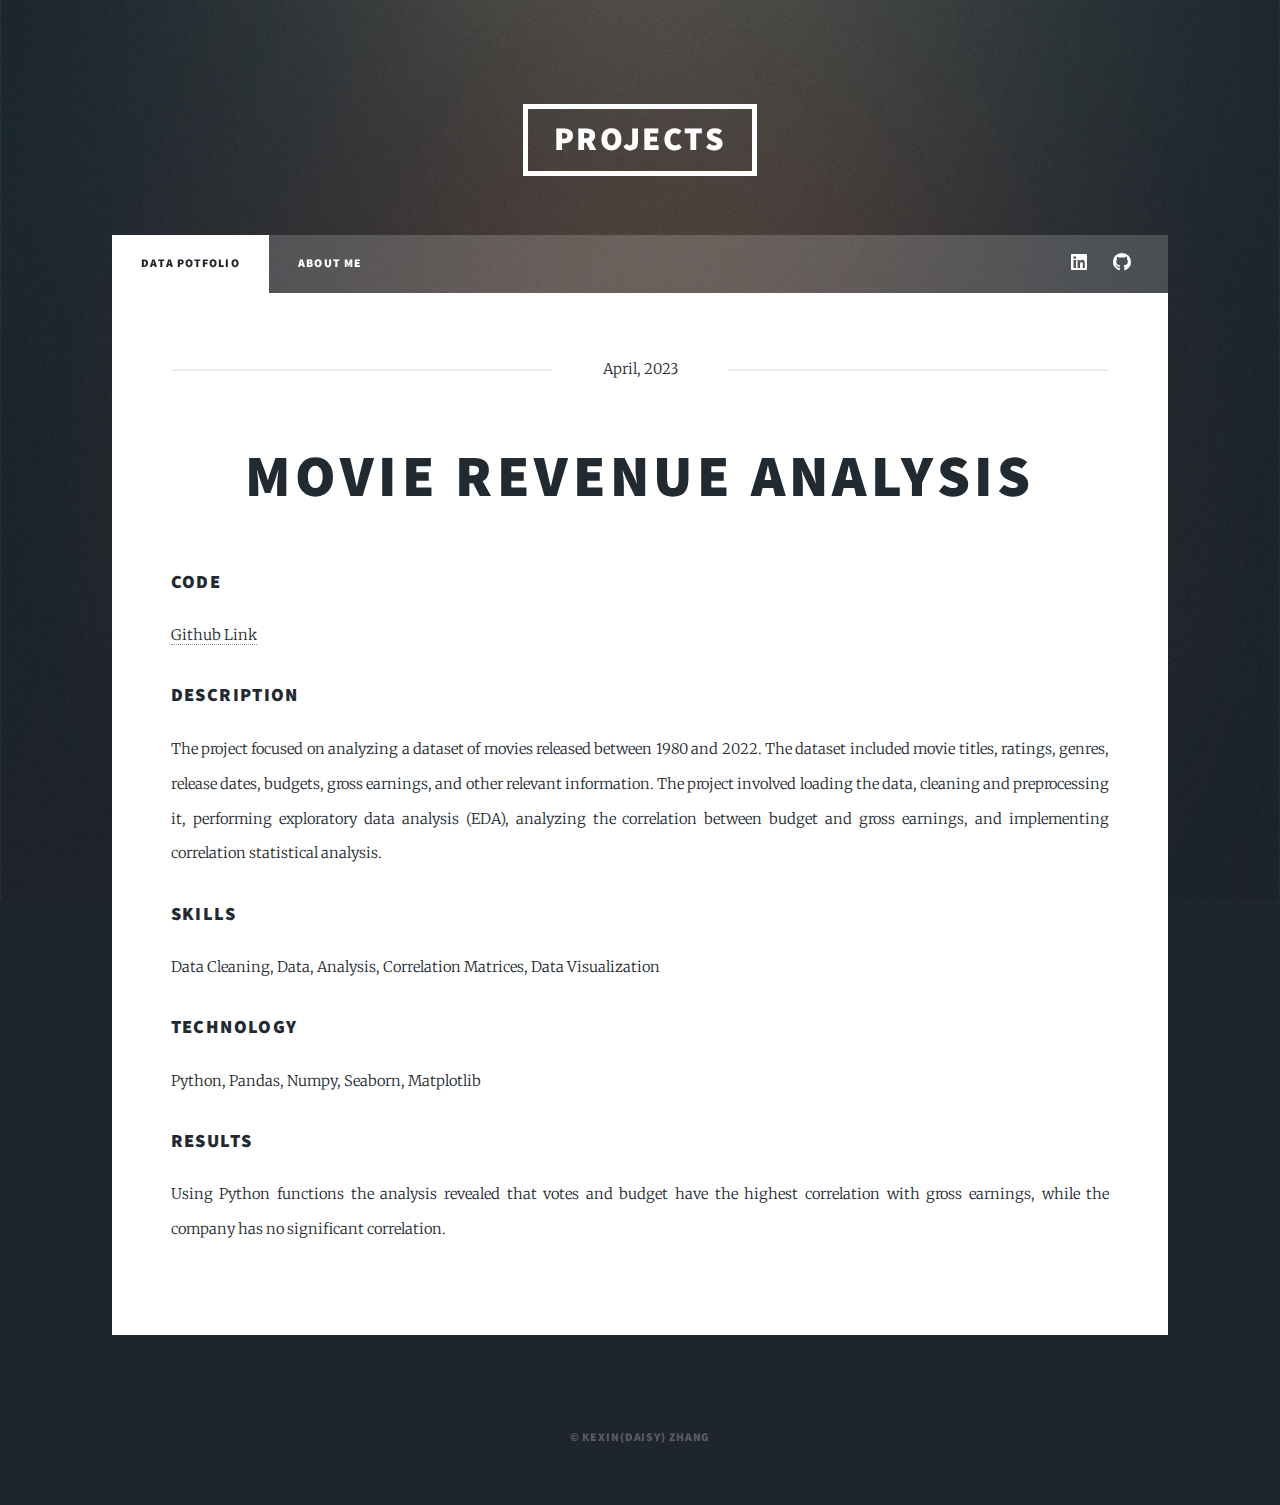
<file: MovieRevenueAnalysis.html>
<!DOCTYPE HTML>
<!--
	Massively by HTML5 UP
	html5up.net | @ajlkn
	Free for personal and commercial use under the CCA 3.0 license (html5up.net/license)
-->
<html>
	<head>
		<title>Movie Revenue Analysis</title>
		<meta charset="utf-8" />
		<meta name="viewport" content="width=device-width, initial-scale=1, user-scalable=no" />
		<link rel="stylesheet" href="assets/css/main.css" />
		<noscript><link rel="stylesheet" href="assets/css/noscript.css" /></noscript>
	</head>
	<body class="is-preload">

		<!-- Wrapper -->
			<div id="wrapper">

				<!-- Header -->
					<header id="header">
						<a href="index.html" class="logo">Projects</a>
					</header>

				<!-- Nav -->
					<nav id="nav">
						<ul class="links">
							<li class="active"><a href="index.html">Data Potfolio</a></li>
							<li><a href="AboutMe.html">About Me</a></li>
						</ul>
						<ul class="icons">
							<li><a href="https://www.linkedin.com/in/kexin-zhang-404496224/" class="icon brands fa-linkedin"><span class="label">Linkedin</span></a></li>
							<li><a href="https://github.com/Kexin623/Data_Analysis_Portfolio" class="icon brands fa-github"><span class="label">GitHub</span></a></li>
						</ul>
					</nav>

				<!-- Main -->
					<div id="main">

						<!-- Post -->
							<section class="post">
								<header class="major">
									<span class="date">April, 2023</span>
									<h1>Movie Revenue Analysis<br /></h1>
								</header>
								<h3>Code</h3>
									<a href="https://github.com/Kexin623/Data_Analysis_Portfolio/blob/main/Moive_Revenue_Analysis.ipynb">Github Link</a>
									</p>
								<h3>Description</h3>
									<p>The project focused on analyzing a dataset of movies released between 1980 and 2022. The dataset included movie titles, ratings, genres, release dates, budgets, gross earnings, and other relevant information. The project involved loading the data, cleaning and preprocessing it, performing exploratory data analysis (EDA), analyzing the correlation between budget and gross earnings, and implementing correlation statistical analysis.</p>
								<h3>Skills</h3>
									<p>Data Cleaning, Data, Analysis, Correlation Matrices, Data Visualization </p>
								<h3>Technology</h3>
									<p>Python, Pandas, Numpy, Seaborn, Matplotlib</p>
								<h3>Results</h3>
									<p>Using Python functions the analysis revealed that votes and budget have the highest correlation with gross earnings, while the company has no significant correlation.</p>
							</section>

					</div>
s
				
				<!-- Copyright -->
					<div id="copyright">
						<ul><li>&copy; Kexin(Daisy) Zhang</li>
					</div>

			</div>

		<!-- Scripts -->
			<script src="assets/js/jquery.min.js"></script>
			<script src="assets/js/jquery.scrollex.min.js"></script>
			<script src="assets/js/jquery.scrolly.min.js"></script>
			<script src="assets/js/browser.min.js"></script>
			<script src="assets/js/breakpoints.min.js"></script>
			<script src="assets/js/util.js"></script>
			<script src="assets/js/main.js"></script>

	</body>
</html>
</file>
<file: assets/css/main.css>
@import url(fontawesome-all.min.css);
@import url("https://fonts.googleapis.com/css?family=Merriweather:300,700,300italic,700italic|Source+Sans+Pro:900");

/*
	Massively by HTML5 UP
	html5up.net | @ajlkn
	Free for personal and commercial use under the CCA 3.0 license (html5up.net/license)
*/

html, body, div, span, applet, object,
iframe, h1, h2, h3, h4, h5, h6, p, blockquote,
pre, a, abbr, acronym, address, big, cite,
code, del, dfn, em, img, ins, kbd, q, s, samp,
small, strike, strong, sub, sup, tt, var, b,
u, i, center, dl, dt, dd, ol, ul, li, fieldset,
form, label, legend, table, caption, tbody,
tfoot, thead, tr, th, td, article, aside,
canvas, details, embed, figure, figcaption,
footer, header, hgroup, menu, nav, output, ruby,
section, summary, time, mark, audio, video {
	margin: 0;
	padding: 0;
	border: 0;
	font-size: 100%;
	font: inherit;
	vertical-align: baseline;}

article, aside, details, figcaption, figure,
footer, header, hgroup, menu, nav, section {
	display: block;}

body {
	line-height: 1;
}

ol, ul {
	list-style: none;
}

blockquote, q {
	quotes: none;
}

	blockquote:before, blockquote:after, q:before, q:after {
		content: '';
		content: none;
	}

table {
	border-collapse: collapse;
	border-spacing: 0;
}

body {
	-webkit-text-size-adjust: none;
}

mark {
	background-color: transparent;
	color: inherit;
}

input::-moz-focus-inner {
	border: 0;
	padding: 0;
}

input, select, textarea {
	-moz-appearance: none;
	-webkit-appearance: none;
	-ms-appearance: none;
	appearance: none;
}

/* Basic */

	@-ms-viewport {
		width: device-width;
	}

	body {
		-ms-overflow-style: scrollbar;
	}

	@media screen and (max-width: 480px) {

		html, body {
			min-width: 320px;
		}

	}

	html {
		box-sizing: border-box;
	}

	*, *:before, *:after {
		box-sizing: inherit;
	}

	body {
		background-color: #1e252d;
	}

		body.is-preload *, body.is-preload *:before, body.is-preload *:after {
			-moz-animation: none !important;
			-webkit-animation: none !important;
			-ms-animation: none !important;
			animation: none !important;
			-moz-transition: none !important;
			-webkit-transition: none !important;
			-ms-transition: none !important;
			transition: none !important;
		}

/* Type */

	html {
		font-size: 16pt;
	}

		@media screen and (max-width: 1680px) {

			html {
				font-size: 12pt;
			}

		}

		@media screen and (max-width: 1280px) {

			html {
				font-size: 11pt;
			}

		}

		@media screen and (max-width: 360px) {

			html {
				font-size: 10pt;
			}

		}

	body {
		color: #212931;
	}

	body, input, select, textarea {
		font-family: "Merriweather", Georgia, serif;
		font-weight: 300;
		font-size: 1rem;
		line-height: 2.375;
	}

	a {
		-moz-transition: color 0.2s ease-in-out, background-color 0.2s ease-in-out, border-color 0.2s ease-in-out, box-shadow 0.2s ease-in-out;
		-webkit-transition: color 0.2s ease-in-out, background-color 0.2s ease-in-out, border-color 0.2s ease-in-out, box-shadow 0.2s ease-in-out;
		-ms-transition: color 0.2s ease-in-out, background-color 0.2s ease-in-out, border-color 0.2s ease-in-out, box-shadow 0.2s ease-in-out;
		transition: color 0.2s ease-in-out, background-color 0.2s ease-in-out, border-color 0.2s ease-in-out, box-shadow 0.2s ease-in-out;
		border-bottom: dotted 1px;
		text-decoration: none;
	}

		a:hover {
			border-bottom-color: transparent;
		}

	strong, b {
		font-weight: 600;
	}

	em, i {
		font-style: italic;
	}

	p {
		text-align: justify;
		margin: 0 0 2rem 0;
	}

	h1, h2, h3, h4, h5, h6 {
		font-family: "Source Sans Pro", Helvetica, sans-serif;
		font-weight: 900;
		line-height: 1.5;
		letter-spacing: 0.075em;
		text-transform: uppercase;
		margin: 0 0 1rem 0;
	}

		h1 a, h2 a, h3 a, h4 a, h5 a, h6 a {
			border-bottom: 0;
			color: inherit;
			text-decoration: none;
		}

	h1 {
		font-size: 4rem;
		line-height: 1.1;
		margin: 0 0 2rem 0;
	}

	h2 {
		font-size: 1.75rem;
		line-height: 1.3;
		margin: 0 0 1.5rem 0;
	}

	h3 {
		font-size: 1.25rem;
		margin: 0 0 1.5rem 0;
	}

	h4 {
		font-size: 1rem;
	}

	h5 {
		font-size: 0.9rem;
	}

	h6 {
		font-size: 0.8rem;
	}

	sub {
		font-size: 0.8rem;
		position: relative;
		top: 0.5rem;
	}

	sup {
		font-size: 0.8rem;
		position: relative;
		top: -0.5rem;
	}

	blockquote {
		border-left: solid 4px;
		font-style: italic;
		margin: 0 0 2rem 0;
		padding: 0.5rem 0 0.5rem 2rem;
	}

	code {
		border: solid 2px;
		font-family: "Courier New", monospace;
		font-size: 0.9rem;
		margin: 0 0.25rem;
		padding: 0.25rem 0.65rem;
	}

	pre {
		-webkit-overflow-scrolling: touch;
		font-family: "Courier New", monospace;
		font-size: 0.9rem;
		margin: 0 0 2rem 0;
	}

		pre code {
			display: block;
			line-height: 1.75;
			padding: 1rem 1.5rem;
			overflow-x: auto;
		}

	hr {
		border: 0;
		border-bottom: solid 2px;
		margin: 3rem 0;
	}

		hr.major {
			margin: 5rem 0;
		}

	.align-left {
		text-align: left;
	}

	.align-center {
		text-align: center;
	}

	.align-right {
		text-align: right;
	}

	input, select, textarea {
		color: #212931;
	}

	a {
		color: #212931;
		border-bottom-color: rgba(33, 41, 49, 0.5);
	}

		a:hover {
			border-bottom-color: transparent;
			color: #18bfef !important;
		}

	strong, b {
		color: #212931;
	}

	h1, h2, h3, h4, h5, h6 {
		color: #212931;
	}

	blockquote {
		border-left-color: #eeeeee;
	}

	code {
		background: rgba(220, 220, 220, 0.25);
		border-color: #eeeeee;
	}

	hr {
		border-bottom-color: #eeeeee;
	}

/* Row */

	.row {
		display: flex;
		flex-wrap: wrap;
		box-sizing: border-box;
		align-items: stretch;
	}

		.row > * {
			box-sizing: border-box;
		}

		.row.gtr-uniform > * > :last-child {
			margin-bottom: 0;
		}

		.row.aln-left {
			justify-content: flex-start;
		}

		.row.aln-center {
			justify-content: center;
		}

		.row.aln-right {
			justify-content: flex-end;
		}

		.row.aln-top {
			align-items: flex-start;
		}

		.row.aln-middle {
			align-items: center;
		}

		.row.aln-bottom {
			align-items: flex-end;
		}

		.row > .imp {
			order: -1;
		}

		.row > .col-1 {
			width: 8.33333%;
		}

		.row > .off-1 {
			margin-left: 8.33333%;
		}

		.row > .col-2 {
			width: 16.66667%;
		}

		.row > .off-2 {
			margin-left: 16.66667%;
		}

		.row > .col-3 {
			width: 25%;
		}

		.row > .off-3 {
			margin-left: 25%;
		}

		.row > .col-4 {
			width: 33.33333%;
		}

		.row > .off-4 {
			margin-left: 33.33333%;
		}

		.row > .col-5 {
			width: 41.66667%;
		}

		.row > .off-5 {
			margin-left: 41.66667%;
		}

		.row > .col-6 {
			width: 50%;
		}

		.row > .off-6 {
			margin-left: 50%;
		}

		.row > .col-7 {
			width: 58.33333%;
		}

		.row > .off-7 {
			margin-left: 58.33333%;
		}

		.row > .col-8 {
			width: 66.66667%;
		}

		.row > .off-8 {
			margin-left: 66.66667%;
		}

		.row > .col-9 {
			width: 75%;
		}

		.row > .off-9 {
			margin-left: 75%;
		}

		.row > .col-10 {
			width: 83.33333%;
		}

		.row > .off-10 {
			margin-left: 83.33333%;
		}

		.row > .col-11 {
			width: 91.66667%;
		}

		.row > .off-11 {
			margin-left: 91.66667%;
		}

		.row > .col-12 {
			width: 100%;
		}

		.row > .off-12 {
			margin-left: 100%;
		}

		.row.gtr-0 {
			margin-top: 0;
			margin-left: 0rem;
		}

			.row.gtr-0 > * {
				padding: 0 0 0 0rem;
			}

			.row.gtr-0.gtr-uniform {
				margin-top: 0rem;
			}

				.row.gtr-0.gtr-uniform > * {
					padding-top: 0rem;
				}

		.row.gtr-25 {
			margin-top: 0;
			margin-left: -0.375rem;
		}

			.row.gtr-25 > * {
				padding: 0 0 0 0.375rem;
			}

			.row.gtr-25.gtr-uniform {
				margin-top: -0.375rem;
			}

				.row.gtr-25.gtr-uniform > * {
					padding-top: 0.375rem;
				}

		.row.gtr-50 {
			margin-top: 0;
			margin-left: -0.75rem;
		}

			.row.gtr-50 > * {
				padding: 0 0 0 0.75rem;
			}

			.row.gtr-50.gtr-uniform {
				margin-top: -0.75rem;
			}

				.row.gtr-50.gtr-uniform > * {
					padding-top: 0.75rem;
				}

		.row {
			margin-top: 0;
			margin-left: -1.5rem;
		}

			.row > * {
				padding: 0 0 0 1.5rem;
			}

			.row.gtr-uniform {
				margin-top: -1.5rem;
			}

				.row.gtr-uniform > * {
					padding-top: 1.5rem;
				}

		.row.gtr-150 {
			margin-top: 0;
			margin-left: -2.25rem;
		}

			.row.gtr-150 > * {
				padding: 0 0 0 2.25rem;
			}

			.row.gtr-150.gtr-uniform {
				margin-top: -2.25rem;
			}

				.row.gtr-150.gtr-uniform > * {
					padding-top: 2.25rem;
				}

		.row.gtr-200 {
			margin-top: 0;
			margin-left: -3rem;
		}

			.row.gtr-200 > * {
				padding: 0 0 0 3rem;
			}

			.row.gtr-200.gtr-uniform {
				margin-top: -3rem;
			}

				.row.gtr-200.gtr-uniform > * {
					padding-top: 3rem;
				}

		@media screen and (max-width: 1680px) {

			.row {
				display: flex;
				flex-wrap: wrap;
				box-sizing: border-box;
				align-items: stretch;
			}

				.row > * {
					box-sizing: border-box;
				}

				.row.gtr-uniform > * > :last-child {
					margin-bottom: 0;
				}

				.row.aln-left {
					justify-content: flex-start;
				}

				.row.aln-center {
					justify-content: center;
				}

				.row.aln-right {
					justify-content: flex-end;
				}

				.row.aln-top {
					align-items: flex-start;
				}

				.row.aln-middle {
					align-items: center;
				}

				.row.aln-bottom {
					align-items: flex-end;
				}

				.row > .imp-xlarge {
					order: -1;
				}

				.row > .col-1-xlarge {
					width: 8.33333%;
				}

				.row > .off-1-xlarge {
					margin-left: 8.33333%;
				}

				.row > .col-2-xlarge {
					width: 16.66667%;
				}

				.row > .off-2-xlarge {
					margin-left: 16.66667%;
				}

				.row > .col-3-xlarge {
					width: 25%;
				}

				.row > .off-3-xlarge {
					margin-left: 25%;
				}

				.row > .col-4-xlarge {
					width: 33.33333%;
				}

				.row > .off-4-xlarge {
					margin-left: 33.33333%;
				}

				.row > .col-5-xlarge {
					width: 41.66667%;
				}

				.row > .off-5-xlarge {
					margin-left: 41.66667%;
				}

				.row > .col-6-xlarge {
					width: 50%;
				}

				.row > .off-6-xlarge {
					margin-left: 50%;
				}

				.row > .col-7-xlarge {
					width: 58.33333%;
				}

				.row > .off-7-xlarge {
					margin-left: 58.33333%;
				}

				.row > .col-8-xlarge {
					width: 66.66667%;
				}

				.row > .off-8-xlarge {
					margin-left: 66.66667%;
				}

				.row > .col-9-xlarge {
					width: 75%;
				}

				.row > .off-9-xlarge {
					margin-left: 75%;
				}

				.row > .col-10-xlarge {
					width: 83.33333%;
				}

				.row > .off-10-xlarge {
					margin-left: 83.33333%;
				}

				.row > .col-11-xlarge {
					width: 91.66667%;
				}

				.row > .off-11-xlarge {
					margin-left: 91.66667%;
				}

				.row > .col-12-xlarge {
					width: 100%;
				}

				.row > .off-12-xlarge {
					margin-left: 100%;
				}

				.row.gtr-0 {
					margin-top: 0;
					margin-left: 0rem;
				}

					.row.gtr-0 > * {
						padding: 0 0 0 0rem;
					}

					.row.gtr-0.gtr-uniform {
						margin-top: 0rem;
					}

						.row.gtr-0.gtr-uniform > * {
							padding-top: 0rem;
						}

				.row.gtr-25 {
					margin-top: 0;
					margin-left: -0.375rem;
				}

					.row.gtr-25 > * {
						padding: 0 0 0 0.375rem;
					}

					.row.gtr-25.gtr-uniform {
						margin-top: -0.375rem;
					}

						.row.gtr-25.gtr-uniform > * {
							padding-top: 0.375rem;
						}

				.row.gtr-50 {
					margin-top: 0;
					margin-left: -0.75rem;
				}

					.row.gtr-50 > * {
						padding: 0 0 0 0.75rem;
					}

					.row.gtr-50.gtr-uniform {
						margin-top: -0.75rem;
					}

						.row.gtr-50.gtr-uniform > * {
							padding-top: 0.75rem;
						}

				.row {
					margin-top: 0;
					margin-left: -1.5rem;
				}

					.row > * {
						padding: 0 0 0 1.5rem;
					}

					.row.gtr-uniform {
						margin-top: -1.5rem;
					}

						.row.gtr-uniform > * {
							padding-top: 1.5rem;
						}

				.row.gtr-150 {
					margin-top: 0;
					margin-left: -2.25rem;
				}

					.row.gtr-150 > * {
						padding: 0 0 0 2.25rem;
					}

					.row.gtr-150.gtr-uniform {
						margin-top: -2.25rem;
					}

						.row.gtr-150.gtr-uniform > * {
							padding-top: 2.25rem;
						}

				.row.gtr-200 {
					margin-top: 0;
					margin-left: -3rem;
				}

					.row.gtr-200 > * {
						padding: 0 0 0 3rem;
					}

					.row.gtr-200.gtr-uniform {
						margin-top: -3rem;
					}

						.row.gtr-200.gtr-uniform > * {
							padding-top: 3rem;
						}

		}

		@media screen and (max-width: 1280px) {

			.row {
				display: flex;
				flex-wrap: wrap;
				box-sizing: border-box;
				align-items: stretch;
			}

				.row > * {
					box-sizing: border-box;
				}

				.row.gtr-uniform > * > :last-child {
					margin-bottom: 0;
				}

				.row.aln-left {
					justify-content: flex-start;
				}

				.row.aln-center {
					justify-content: center;
				}

				.row.aln-right {
					justify-content: flex-end;
				}

				.row.aln-top {
					align-items: flex-start;
				}

				.row.aln-middle {
					align-items: center;
				}

				.row.aln-bottom {
					align-items: flex-end;
				}

				.row > .imp-large {
					order: -1;
				}

				.row > .col-1-large {
					width: 8.33333%;
				}

				.row > .off-1-large {
					margin-left: 8.33333%;
				}

				.row > .col-2-large {
					width: 16.66667%;
				}

				.row > .off-2-large {
					margin-left: 16.66667%;
				}

				.row > .col-3-large {
					width: 25%;
				}

				.row > .off-3-large {
					margin-left: 25%;
				}

				.row > .col-4-large {
					width: 33.33333%;
				}

				.row > .off-4-large {
					margin-left: 33.33333%;
				}

				.row > .col-5-large {
					width: 41.66667%;
				}

				.row > .off-5-large {
					margin-left: 41.66667%;
				}

				.row > .col-6-large {
					width: 50%;
				}

				.row > .off-6-large {
					margin-left: 50%;
				}

				.row > .col-7-large {
					width: 58.33333%;
				}

				.row > .off-7-large {
					margin-left: 58.33333%;
				}

				.row > .col-8-large {
					width: 66.66667%;
				}

				.row > .off-8-large {
					margin-left: 66.66667%;
				}

				.row > .col-9-large {
					width: 75%;
				}

				.row > .off-9-large {
					margin-left: 75%;
				}

				.row > .col-10-large {
					width: 83.33333%;
				}

				.row > .off-10-large {
					margin-left: 83.33333%;
				}

				.row > .col-11-large {
					width: 91.66667%;
				}

				.row > .off-11-large {
					margin-left: 91.66667%;
				}

				.row > .col-12-large {
					width: 100%;
				}

				.row > .off-12-large {
					margin-left: 100%;
				}

				.row.gtr-0 {
					margin-top: 0;
					margin-left: 0rem;
				}

					.row.gtr-0 > * {
						padding: 0 0 0 0rem;
					}

					.row.gtr-0.gtr-uniform {
						margin-top: 0rem;
					}

						.row.gtr-0.gtr-uniform > * {
							padding-top: 0rem;
						}

				.row.gtr-25 {
					margin-top: 0;
					margin-left: -0.375rem;
				}

					.row.gtr-25 > * {
						padding: 0 0 0 0.375rem;
					}

					.row.gtr-25.gtr-uniform {
						margin-top: -0.375rem;
					}

						.row.gtr-25.gtr-uniform > * {
							padding-top: 0.375rem;
						}

				.row.gtr-50 {
					margin-top: 0;
					margin-left: -0.75rem;
				}

					.row.gtr-50 > * {
						padding: 0 0 0 0.75rem;
					}

					.row.gtr-50.gtr-uniform {
						margin-top: -0.75rem;
					}

						.row.gtr-50.gtr-uniform > * {
							padding-top: 0.75rem;
						}

				.row {
					margin-top: 0;
					margin-left: -1.5rem;
				}

					.row > * {
						padding: 0 0 0 1.5rem;
					}

					.row.gtr-uniform {
						margin-top: -1.5rem;
					}

						.row.gtr-uniform > * {
							padding-top: 1.5rem;
						}

				.row.gtr-150 {
					margin-top: 0;
					margin-left: -2.25rem;
				}

					.row.gtr-150 > * {
						padding: 0 0 0 2.25rem;
					}

					.row.gtr-150.gtr-uniform {
						margin-top: -2.25rem;
					}

						.row.gtr-150.gtr-uniform > * {
							padding-top: 2.25rem;
						}

				.row.gtr-200 {
					margin-top: 0;
					margin-left: -3rem;
				}

					.row.gtr-200 > * {
						padding: 0 0 0 3rem;
					}

					.row.gtr-200.gtr-uniform {
						margin-top: -3rem;
					}

						.row.gtr-200.gtr-uniform > * {
							padding-top: 3rem;
						}

		}

		@media screen and (max-width: 980px) {

			.row {
				display: flex;
				flex-wrap: wrap;
				box-sizing: border-box;
				align-items: stretch;
			}

				.row > * {
					box-sizing: border-box;
				}

				.row.gtr-uniform > * > :last-child {
					margin-bottom: 0;
				}

				.row.aln-left {
					justify-content: flex-start;
				}

				.row.aln-center {
					justify-content: center;
				}

				.row.aln-right {
					justify-content: flex-end;
				}

				.row.aln-top {
					align-items: flex-start;
				}

				.row.aln-middle {
					align-items: center;
				}

				.row.aln-bottom {
					align-items: flex-end;
				}

				.row > .imp-medium {
					order: -1;
				}

				.row > .col-1-medium {
					width: 8.33333%;
				}

				.row > .off-1-medium {
					margin-left: 8.33333%;
				}

				.row > .col-2-medium {
					width: 16.66667%;
				}

				.row > .off-2-medium {
					margin-left: 16.66667%;
				}

				.row > .col-3-medium {
					width: 25%;
				}

				.row > .off-3-medium {
					margin-left: 25%;
				}

				.row > .col-4-medium {
					width: 33.33333%;
				}

				.row > .off-4-medium {
					margin-left: 33.33333%;
				}

				.row > .col-5-medium {
					width: 41.66667%;
				}

				.row > .off-5-medium {
					margin-left: 41.66667%;
				}

				.row > .col-6-medium {
					width: 50%;
				}

				.row > .off-6-medium {
					margin-left: 50%;
				}

				.row > .col-7-medium {
					width: 58.33333%;
				}

				.row > .off-7-medium {
					margin-left: 58.33333%;
				}

				.row > .col-8-medium {
					width: 66.66667%;
				}

				.row > .off-8-medium {
					margin-left: 66.66667%;
				}

				.row > .col-9-medium {
					width: 75%;
				}

				.row > .off-9-medium {
					margin-left: 75%;
				}

				.row > .col-10-medium {
					width: 83.33333%;
				}

				.row > .off-10-medium {
					margin-left: 83.33333%;
				}

				.row > .col-11-medium {
					width: 91.66667%;
				}

				.row > .off-11-medium {
					margin-left: 91.66667%;
				}

				.row > .col-12-medium {
					width: 100%;
				}

				.row > .off-12-medium {
					margin-left: 100%;
				}

				.row.gtr-0 {
					margin-top: 0;
					margin-left: 0rem;
				}

					.row.gtr-0 > * {
						padding: 0 0 0 0rem;
					}

					.row.gtr-0.gtr-uniform {
						margin-top: 0rem;
					}

						.row.gtr-0.gtr-uniform > * {
							padding-top: 0rem;
						}

				.row.gtr-25 {
					margin-top: 0;
					margin-left: -0.375rem;
				}

					.row.gtr-25 > * {
						padding: 0 0 0 0.375rem;
					}

					.row.gtr-25.gtr-uniform {
						margin-top: -0.375rem;
					}

						.row.gtr-25.gtr-uniform > * {
							padding-top: 0.375rem;
						}

				.row.gtr-50 {
					margin-top: 0;
					margin-left: -0.75rem;
				}

					.row.gtr-50 > * {
						padding: 0 0 0 0.75rem;
					}

					.row.gtr-50.gtr-uniform {
						margin-top: -0.75rem;
					}

						.row.gtr-50.gtr-uniform > * {
							padding-top: 0.75rem;
						}

				.row {
					margin-top: 0;
					margin-left: -1.5rem;
				}

					.row > * {
						padding: 0 0 0 1.5rem;
					}

					.row.gtr-uniform {
						margin-top: -1.5rem;
					}

						.row.gtr-uniform > * {
							padding-top: 1.5rem;
						}

				.row.gtr-150 {
					margin-top: 0;
					margin-left: -2.25rem;
				}

					.row.gtr-150 > * {
						padding: 0 0 0 2.25rem;
					}

					.row.gtr-150.gtr-uniform {
						margin-top: -2.25rem;
					}

						.row.gtr-150.gtr-uniform > * {
							padding-top: 2.25rem;
						}

				.row.gtr-200 {
					margin-top: 0;
					margin-left: -3rem;
				}

					.row.gtr-200 > * {
						padding: 0 0 0 3rem;
					}

					.row.gtr-200.gtr-uniform {
						margin-top: -3rem;
					}

						.row.gtr-200.gtr-uniform > * {
							padding-top: 3rem;
						}

		}

		@media screen and (max-width: 736px) {

			.row {
				display: flex;
				flex-wrap: wrap;
				box-sizing: border-box;
				align-items: stretch;
			}

				.row > * {
					box-sizing: border-box;
				}

				.row.gtr-uniform > * > :last-child {
					margin-bottom: 0;
				}

				.row.aln-left {
					justify-content: flex-start;
				}

				.row.aln-center {
					justify-content: center;
				}

				.row.aln-right {
					justify-content: flex-end;
				}

				.row.aln-top {
					align-items: flex-start;
				}

				.row.aln-middle {
					align-items: center;
				}

				.row.aln-bottom {
					align-items: flex-end;
				}

				.row > .imp-small {
					order: -1;
				}

				.row > .col-1-small {
					width: 8.33333%;
				}

				.row > .off-1-small {
					margin-left: 8.33333%;
				}

				.row > .col-2-small {
					width: 16.66667%;
				}

				.row > .off-2-small {
					margin-left: 16.66667%;
				}

				.row > .col-3-small {
					width: 25%;
				}

				.row > .off-3-small {
					margin-left: 25%;
				}

				.row > .col-4-small {
					width: 33.33333%;
				}

				.row > .off-4-small {
					margin-left: 33.33333%;
				}

				.row > .col-5-small {
					width: 41.66667%;
				}

				.row > .off-5-small {
					margin-left: 41.66667%;
				}

				.row > .col-6-small {
					width: 50%;
				}

				.row > .off-6-small {
					margin-left: 50%;
				}

				.row > .col-7-small {
					width: 58.33333%;
				}

				.row > .off-7-small {
					margin-left: 58.33333%;
				}

				.row > .col-8-small {
					width: 66.66667%;
				}

				.row > .off-8-small {
					margin-left: 66.66667%;
				}

				.row > .col-9-small {
					width: 75%;
				}

				.row > .off-9-small {
					margin-left: 75%;
				}

				.row > .col-10-small {
					width: 83.33333%;
				}

				.row > .off-10-small {
					margin-left: 83.33333%;
				}

				.row > .col-11-small {
					width: 91.66667%;
				}

				.row > .off-11-small {
					margin-left: 91.66667%;
				}

				.row > .col-12-small {
					width: 100%;
				}

				.row > .off-12-small {
					margin-left: 100%;
				}

				.row.gtr-0 {
					margin-top: 0;
					margin-left: 0rem;
				}

					.row.gtr-0 > * {
						padding: 0 0 0 0rem;
					}

					.row.gtr-0.gtr-uniform {
						margin-top: 0rem;
					}

						.row.gtr-0.gtr-uniform > * {
							padding-top: 0rem;
						}

				.row.gtr-25 {
					margin-top: 0;
					margin-left: -0.375rem;
				}

					.row.gtr-25 > * {
						padding: 0 0 0 0.375rem;
					}

					.row.gtr-25.gtr-uniform {
						margin-top: -0.375rem;
					}

						.row.gtr-25.gtr-uniform > * {
							padding-top: 0.375rem;
						}

				.row.gtr-50 {
					margin-top: 0;
					margin-left: -0.75rem;
				}

					.row.gtr-50 > * {
						padding: 0 0 0 0.75rem;
					}

					.row.gtr-50.gtr-uniform {
						margin-top: -0.75rem;
					}

						.row.gtr-50.gtr-uniform > * {
							padding-top: 0.75rem;
						}

				.row {
					margin-top: 0;
					margin-left: -1.5rem;
				}

					.row > * {
						padding: 0 0 0 1.5rem;
					}

					.row.gtr-uniform {
						margin-top: -1.5rem;
					}

						.row.gtr-uniform > * {
							padding-top: 1.5rem;
						}

				.row.gtr-150 {
					margin-top: 0;
					margin-left: -2.25rem;
				}

					.row.gtr-150 > * {
						padding: 0 0 0 2.25rem;
					}

					.row.gtr-150.gtr-uniform {
						margin-top: -2.25rem;
					}

						.row.gtr-150.gtr-uniform > * {
							padding-top: 2.25rem;
						}

				.row.gtr-200 {
					margin-top: 0;
					margin-left: -3rem;
				}

					.row.gtr-200 > * {
						padding: 0 0 0 3rem;
					}

					.row.gtr-200.gtr-uniform {
						margin-top: -3rem;
					}

						.row.gtr-200.gtr-uniform > * {
							padding-top: 3rem;
						}

		}

		@media screen and (max-width: 480px) {

			.row {
				display: flex;
				flex-wrap: wrap;
				box-sizing: border-box;
				align-items: stretch;
			}

				.row > * {
					box-sizing: border-box;
				}

				.row.gtr-uniform > * > :last-child {
					margin-bottom: 0;
				}

				.row.aln-left {
					justify-content: flex-start;
				}

				.row.aln-center {
					justify-content: center;
				}

				.row.aln-right {
					justify-content: flex-end;
				}

				.row.aln-top {
					align-items: flex-start;
				}

				.row.aln-middle {
					align-items: center;
				}

				.row.aln-bottom {
					align-items: flex-end;
				}

				.row > .imp-xsmall {
					order: -1;
				}

				.row > .col-1-xsmall {
					width: 8.33333%;
				}

				.row > .off-1-xsmall {
					margin-left: 8.33333%;
				}

				.row > .col-2-xsmall {
					width: 16.66667%;
				}

				.row > .off-2-xsmall {
					margin-left: 16.66667%;
				}

				.row > .col-3-xsmall {
					width: 25%;
				}

				.row > .off-3-xsmall {
					margin-left: 25%;
				}

				.row > .col-4-xsmall {
					width: 33.33333%;
				}

				.row > .off-4-xsmall {
					margin-left: 33.33333%;
				}

				.row > .col-5-xsmall {
					width: 41.66667%;
				}

				.row > .off-5-xsmall {
					margin-left: 41.66667%;
				}

				.row > .col-6-xsmall {
					width: 50%;
				}

				.row > .off-6-xsmall {
					margin-left: 50%;
				}

				.row > .col-7-xsmall {
					width: 58.33333%;
				}

				.row > .off-7-xsmall {
					margin-left: 58.33333%;
				}

				.row > .col-8-xsmall {
					width: 66.66667%;
				}

				.row > .off-8-xsmall {
					margin-left: 66.66667%;
				}

				.row > .col-9-xsmall {
					width: 75%;
				}

				.row > .off-9-xsmall {
					margin-left: 75%;
				}

				.row > .col-10-xsmall {
					width: 83.33333%;
				}

				.row > .off-10-xsmall {
					margin-left: 83.33333%;
				}

				.row > .col-11-xsmall {
					width: 91.66667%;
				}

				.row > .off-11-xsmall {
					margin-left: 91.66667%;
				}

				.row > .col-12-xsmall {
					width: 100%;
				}

				.row > .off-12-xsmall {
					margin-left: 100%;
				}

				.row.gtr-0 {
					margin-top: 0;
					margin-left: 0rem;
				}

					.row.gtr-0 > * {
						padding: 0 0 0 0rem;
					}

					.row.gtr-0.gtr-uniform {
						margin-top: 0rem;
					}

						.row.gtr-0.gtr-uniform > * {
							padding-top: 0rem;
						}

				.row.gtr-25 {
					margin-top: 0;
					margin-left: -0.375rem;
				}

					.row.gtr-25 > * {
						padding: 0 0 0 0.375rem;
					}

					.row.gtr-25.gtr-uniform {
						margin-top: -0.375rem;
					}

						.row.gtr-25.gtr-uniform > * {
							padding-top: 0.375rem;
						}

				.row.gtr-50 {
					margin-top: 0;
					margin-left: -0.75rem;
				}

					.row.gtr-50 > * {
						padding: 0 0 0 0.75rem;
					}

					.row.gtr-50.gtr-uniform {
						margin-top: -0.75rem;
					}

						.row.gtr-50.gtr-uniform > * {
							padding-top: 0.75rem;
						}

				.row {
					margin-top: 0;
					margin-left: -1.5rem;
				}

					.row > * {
						padding: 0 0 0 1.5rem;
					}

					.row.gtr-uniform {
						margin-top: -1.5rem;
					}

						.row.gtr-uniform > * {
							padding-top: 1.5rem;
						}

				.row.gtr-150 {
					margin-top: 0;
					margin-left: -2.25rem;
				}

					.row.gtr-150 > * {
						padding: 0 0 0 2.25rem;
					}

					.row.gtr-150.gtr-uniform {
						margin-top: -2.25rem;
					}

						.row.gtr-150.gtr-uniform > * {
							padding-top: 2.25rem;
						}

				.row.gtr-200 {
					margin-top: 0;
					margin-left: -3rem;
				}

					.row.gtr-200 > * {
						padding: 0 0 0 3rem;
					}

					.row.gtr-200.gtr-uniform {
						margin-top: -3rem;
					}

						.row.gtr-200.gtr-uniform > * {
							padding-top: 3rem;
						}

		}

		@media screen and (max-width: 360px) {

			.row {
				display: flex;
				flex-wrap: wrap;
				box-sizing: border-box;
				align-items: stretch;
			}

				.row > * {
					box-sizing: border-box;
				}

				.row.gtr-uniform > * > :last-child {
					margin-bottom: 0;
				}

				.row.aln-left {
					justify-content: flex-start;
				}

				.row.aln-center {
					justify-content: center;
				}

				.row.aln-right {
					justify-content: flex-end;
				}

				.row.aln-top {
					align-items: flex-start;
				}

				.row.aln-middle {
					align-items: center;
				}

				.row.aln-bottom {
					align-items: flex-end;
				}

				.row > .imp-xxsmall {
					order: -1;
				}

				.row > .col-1-xxsmall {
					width: 8.33333%;
				}

				.row > .off-1-xxsmall {
					margin-left: 8.33333%;
				}

				.row > .col-2-xxsmall {
					width: 16.66667%;
				}

				.row > .off-2-xxsmall {
					margin-left: 16.66667%;
				}

				.row > .col-3-xxsmall {
					width: 25%;
				}

				.row > .off-3-xxsmall {
					margin-left: 25%;
				}

				.row > .col-4-xxsmall {
					width: 33.33333%;
				}

				.row > .off-4-xxsmall {
					margin-left: 33.33333%;
				}

				.row > .col-5-xxsmall {
					width: 41.66667%;
				}

				.row > .off-5-xxsmall {
					margin-left: 41.66667%;
				}

				.row > .col-6-xxsmall {
					width: 50%;
				}

				.row > .off-6-xxsmall {
					margin-left: 50%;
				}

				.row > .col-7-xxsmall {
					width: 58.33333%;
				}

				.row > .off-7-xxsmall {
					margin-left: 58.33333%;
				}

				.row > .col-8-xxsmall {
					width: 66.66667%;
				}

				.row > .off-8-xxsmall {
					margin-left: 66.66667%;
				}

				.row > .col-9-xxsmall {
					width: 75%;
				}

				.row > .off-9-xxsmall {
					margin-left: 75%;
				}

				.row > .col-10-xxsmall {
					width: 83.33333%;
				}

				.row > .off-10-xxsmall {
					margin-left: 83.33333%;
				}

				.row > .col-11-xxsmall {
					width: 91.66667%;
				}

				.row > .off-11-xxsmall {
					margin-left: 91.66667%;
				}

				.row > .col-12-xxsmall {
					width: 100%;
				}

				.row > .off-12-xxsmall {
					margin-left: 100%;
				}

				.row.gtr-0 {
					margin-top: 0;
					margin-left: 0rem;
				}

					.row.gtr-0 > * {
						padding: 0 0 0 0rem;
					}

					.row.gtr-0.gtr-uniform {
						margin-top: 0rem;
					}

						.row.gtr-0.gtr-uniform > * {
							padding-top: 0rem;
						}

				.row.gtr-25 {
					margin-top: 0;
					margin-left: -0.375rem;
				}

					.row.gtr-25 > * {
						padding: 0 0 0 0.375rem;
					}

					.row.gtr-25.gtr-uniform {
						margin-top: -0.375rem;
					}

						.row.gtr-25.gtr-uniform > * {
							padding-top: 0.375rem;
						}

				.row.gtr-50 {
					margin-top: 0;
					margin-left: -0.75rem;
				}

					.row.gtr-50 > * {
						padding: 0 0 0 0.75rem;
					}

					.row.gtr-50.gtr-uniform {
						margin-top: -0.75rem;
					}

						.row.gtr-50.gtr-uniform > * {
							padding-top: 0.75rem;
						}

				.row {
					margin-top: 0;
					margin-left: -1.5rem;
				}

					.row > * {
						padding: 0 0 0 1.5rem;
					}

					.row.gtr-uniform {
						margin-top: -1.5rem;
					}

						.row.gtr-uniform > * {
							padding-top: 1.5rem;
						}

				.row.gtr-150 {
					margin-top: 0;
					margin-left: -2.25rem;
				}

					.row.gtr-150 > * {
						padding: 0 0 0 2.25rem;
					}

					.row.gtr-150.gtr-uniform {
						margin-top: -2.25rem;
					}

						.row.gtr-150.gtr-uniform > * {
							padding-top: 2.25rem;
						}

				.row.gtr-200 {
					margin-top: 0;
					margin-left: -3rem;
				}

					.row.gtr-200 > * {
						padding: 0 0 0 3rem;
					}

					.row.gtr-200.gtr-uniform {
						margin-top: -3rem;
					}

						.row.gtr-200.gtr-uniform > * {
							padding-top: 3rem;
						}

		}

/* Box */

	.box {
		border: solid 2px;
		margin-bottom: 2rem;
		padding: 1.5rem;
	}

		.box > :last-child,
		.box > :last-child > :last-child,
		.box > :last-child > :last-child > :last-child {
			margin-bottom: 0;
		}

		.box.alt {
			border: 0;
			border-radius: 0;
			padding: 0;
		}

	.box {
		border-color: #eeeeee;
	}

/* Button */

	input[type="submit"],
	input[type="reset"],
	input[type="button"],
	button,
	.button {
		-moz-appearance: none;
		-webkit-appearance: none;
		-ms-appearance: none;
		appearance: none;
		-moz-transition: background-color 0.2s ease-in-out, box-shadow 0.2s ease-in-out, color 0.2s ease-in-out;
		-webkit-transition: background-color 0.2s ease-in-out, box-shadow 0.2s ease-in-out, color 0.2s ease-in-out;
		-ms-transition: background-color 0.2s ease-in-out, box-shadow 0.2s ease-in-out, color 0.2s ease-in-out;
		transition: background-color 0.2s ease-in-out, box-shadow 0.2s ease-in-out, color 0.2s ease-in-out;
		border: 0;
		border-radius: 0;
		cursor: pointer;
		display: inline-block;
		font-family: "Source Sans Pro", Helvetica, sans-serif;
		font-size: 0.8rem;
		font-weight: 900;
		letter-spacing: 0.075em;
		height: 3rem;
		line-height: 3rem;
		padding: 0 2rem;
		text-align: center;
		text-decoration: none;
		text-transform: uppercase;
		white-space: nowrap;
	}

		input[type="submit"].icon:before,
		input[type="reset"].icon:before,
		input[type="button"].icon:before,
		button.icon:before,
		.button.icon:before {
			margin-right: 0.5rem;
		}

		input[type="submit"].icon.solo,
		input[type="reset"].icon.solo,
		input[type="button"].icon.solo,
		button.icon.solo,
		.button.icon.solo {
			position: relative;
			width: 4rem;
			height: 4rem;
			line-height: 4rem;
			border-radius: 4rem;
			text-indent: 4rem;
			overflow: hidden;
			padding: 0;
			white-space: nowrap;
		}

			input[type="submit"].icon.solo:before,
			input[type="reset"].icon.solo:before,
			input[type="button"].icon.solo:before,
			button.icon.solo:before,
			.button.icon.solo:before {
				position: absolute;
				display: block;
				top: 0;
				left: 0;
				width: inherit;
				height: inherit;
				line-height: inherit;
				font-size: 1.25rem;
				margin-right: 0;
				text-align: center;
				text-indent: 0;
			}

		input[type="submit"].fit,
		input[type="reset"].fit,
		input[type="button"].fit,
		button.fit,
		.button.fit {
			width: 100%;
		}

		input[type="submit"].small,
		input[type="reset"].small,
		input[type="button"].small,
		button.small,
		.button.small {
			font-size: 0.7rem;
			height: 2.5rem;
			line-height: 2.5rem;
			padding: 0 1.5rem;
		}

		input[type="submit"].large,
		input[type="reset"].large,
		input[type="button"].large,
		button.large,
		.button.large {
			font-size: 0.9rem;
			height: 3.5rem;
			line-height: 3.5rem;
			padding: 0 2.75rem;
		}

		@media screen and (max-width: 980px) {

			input[type="submit"],
			input[type="reset"],
			input[type="button"],
			button,
			.button {
				font-size: 0.9rem;
				height: 3.25rem;
				line-height: 3.25rem;
			}

				input[type="submit"].large,
				input[type="reset"].large,
				input[type="button"].large,
				button.large,
				.button.large {
					font-size: 1rem;
					height: 3.75rem;
					line-height: 3.75rem;
				}

		}

		input[type="submit"].disabled, input[type="submit"]:disabled,
		input[type="reset"].disabled,
		input[type="reset"]:disabled,
		input[type="button"].disabled,
		input[type="button"]:disabled,
		button.disabled,
		button:disabled,
		.button.disabled,
		.button:disabled {
			pointer-events: none;
			opacity: 0.25;
		}

	input[type="submit"],
	input[type="reset"],
	input[type="button"],
	button,
	.button {
		background-color: transparent;
		box-shadow: inset 0 0 0 2px #212931;
		color: #212931 !important;
	}

		input[type="submit"]:hover,
		input[type="reset"]:hover,
		input[type="button"]:hover,
		button:hover,
		.button:hover {
			box-shadow: inset 0 0 0 2px #18bfef;
			color: #18bfef !important;
		}

		input[type="submit"].primary,
		input[type="reset"].primary,
		input[type="button"].primary,
		button.primary,
		.button.primary {
			background-color: #212931;
			box-shadow: none;
			color: #ffffff !important;
		}

			input[type="submit"].primary:hover,
			input[type="reset"].primary:hover,
			input[type="button"].primary:hover,
			button.primary:hover,
			.button.primary:hover {
				background-color: #18bfef;
			}

/* Form */

	form {
		margin: 0 0 2rem 0;
	}

		form > :last-child {
			margin-bottom: 0;
		}

		form > .fields {
			display: -moz-flex;
			display: -webkit-flex;
			display: -ms-flex;
			display: flex;
			-moz-flex-wrap: wrap;
			-webkit-flex-wrap: wrap;
			-ms-flex-wrap: wrap;
			flex-wrap: wrap;
			width: calc(100% + 3rem);
			margin: -1.5rem 0 2rem -1.5rem;
		}

			form > .fields > .field {
				-moz-flex-grow: 0;
				-webkit-flex-grow: 0;
				-ms-flex-grow: 0;
				flex-grow: 0;
				-moz-flex-shrink: 0;
				-webkit-flex-shrink: 0;
				-ms-flex-shrink: 0;
				flex-shrink: 0;
				padding: 1.5rem 0 0 1.5rem;
				width: calc(100% - 1.5rem);
			}

				form > .fields > .field.half {
					width: calc(50% - 0.75rem);
				}

				form > .fields > .field.third {
					width: calc(100%/3 - 0.5rem);
				}

				form > .fields > .field.quarter {
					width: calc(25% - 0.375rem);
				}

		@media screen and (max-width: 480px) {

			form > .fields {
				width: calc(100% + 3rem);
				margin: -1.5rem 0 2rem -1.5rem;
			}

				form > .fields > .field {
					padding: 1.5rem 0 0 1.5rem;
					width: calc(100% - 1.5rem);
				}

					form > .fields > .field.half {
						width: calc(100% - 1.5rem);
					}

					form > .fields > .field.third {
						width: calc(100% - 1.5rem);
					}

					form > .fields > .field.quarter {
						width: calc(100% - 1.5rem);
					}

		}

	label {
		display: block;
		font-family: "Source Sans Pro", Helvetica, sans-serif;
		font-weight: 900;
		line-height: 1.5;
		letter-spacing: 0.075em;
		font-size: 0.8rem;
		text-transform: uppercase;
		margin: 0 0 0.75rem 0;
	}

		@media screen and (max-width: 980px) {

			label {
				font-size: 0.9rem;
			}

		}

	input[type="text"],
	input[type="password"],
	input[type="email"],
	select,
	textarea {
		-moz-appearance: none;
		-webkit-appearance: none;
		-ms-appearance: none;
		appearance: none;
		background: transparent;
		border-radius: 0;
		border: solid 2px;
		color: inherit;
		display: block;
		outline: 0;
		padding: 0 1rem;
		text-decoration: none;
		width: 100%;
	}

		input[type="text"]:invalid,
		input[type="password"]:invalid,
		input[type="email"]:invalid,
		select:invalid,
		textarea:invalid {
			box-shadow: none;
		}

	select {
		background-size: 1.25rem;
		background-repeat: no-repeat;
		background-position: calc(100% - 1rem) center;
		height: 3rem;
		padding-right: 3rem;
		text-overflow: ellipsis;
	}

		select:focus::-ms-value {
			background-color: transparent;
		}

		select::-ms-expand {
			display: none;
		}

	input[type="text"],
	input[type="password"],
	input[type="email"],
	select {
		height: 3rem;
	}

	textarea {
		padding: 0.75rem 1rem;
	}

	input[type="checkbox"],
	input[type="radio"] {
		-moz-appearance: none;
		-webkit-appearance: none;
		-ms-appearance: none;
		appearance: none;
		display: block;
		float: left;
		margin-right: -2rem;
		opacity: 0;
		width: 1rem;
		z-index: -1;
	}

		input[type="checkbox"] + label,
		input[type="radio"] + label {
			text-decoration: none;
			cursor: pointer;
			display: inline-block;
			font-size: 1rem;
			letter-spacing: 0;
			font-family: "Merriweather", Georgia, serif;
			text-transform: none;
			font-weight: 300;
			padding-left: 2.8rem;
			padding-right: 1rem;
			position: relative;
		}

			input[type="checkbox"] + label:before,
			input[type="radio"] + label:before {
				-moz-osx-font-smoothing: grayscale;
				-webkit-font-smoothing: antialiased;
				display: inline-block;
				font-style: normal;
				font-variant: normal;
				text-rendering: auto;
				line-height: 1;
				text-transform: none !important;
				font-family: 'Font Awesome 5 Free';
				font-weight: 900;
			}

			input[type="checkbox"] + label:before,
			input[type="radio"] + label:before {
				border-radius: 0;
				border: solid 2px;
				content: '';
				display: inline-block;
				font-size: 0.8rem;
				height: 1.8rem;
				left: 0;
				line-height: 1.65rem;
				position: absolute;
				text-align: center;
				top: -0.125rem;
				width: 1.8rem;
			}

		input[type="checkbox"]:checked + label:before,
		input[type="radio"]:checked + label:before {
			content: '\f00c';
		}

	input[type="checkbox"] + label:before {
		border-radius: 0;
	}

	input[type="radio"] + label:before {
		border-radius: 100%;
	}

	::-webkit-input-placeholder {
		opacity: 1.0;
	}

	:-moz-placeholder {
		opacity: 1.0;
	}

	::-moz-placeholder {
		opacity: 1.0;
	}

	:-ms-input-placeholder {
		opacity: 1.0;
	}

	label {
		color: #212931;
	}

	input[type="text"],
	input[type="password"],
	input[type="email"],
	select,
	textarea {
		border-color: #eeeeee;
	}

		input[type="text"]:focus,
		input[type="password"]:focus,
		input[type="email"]:focus,
		select:focus,
		textarea:focus {
			border-color: #18bfef;
		}

	select {
		background-image: url("data:image/svg+xml;charset=utf8,%3Csvg xmlns='http://www.w3.org/2000/svg' width='40' height='40' preserveAspectRatio='none' viewBox='0 0 40 40'%3E%3Cpath d='M9.4,12.3l10.4,10.4l10.4-10.4c0.2-0.2,0.5-0.4,0.9-0.4c0.3,0,0.6,0.1,0.9,0.4l3.3,3.3c0.2,0.2,0.4,0.5,0.4,0.9 c0,0.4-0.1,0.6-0.4,0.9L20.7,31.9c-0.2,0.2-0.5,0.4-0.9,0.4c-0.3,0-0.6-0.1-0.9-0.4L4.3,17.3c-0.2-0.2-0.4-0.5-0.4-0.9 c0-0.4,0.1-0.6,0.4-0.9l3.3-3.3c0.2-0.2,0.5-0.4,0.9-0.4S9.1,12.1,9.4,12.3z' fill='%23eeeeee' /%3E%3C/svg%3E");
	}

		select option {
			background-color: #ffffff;
			color: #212931;
		}

	.select-wrapper:before {
		color: #eeeeee;
	}

	input[type="checkbox"] + label,
	input[type="radio"] + label {
		color: #212931;
	}

		input[type="checkbox"] + label:before,
		input[type="radio"] + label:before {
			border-color: #eeeeee;
		}

	input[type="checkbox"]:checked + label:before,
	input[type="radio"]:checked + label:before {
		background-color: #212931;
		border-color: #212931;
		color: #ffffff;
	}

	input[type="checkbox"]:focus + label:before,
	input[type="radio"]:focus + label:before {
		border-color: #18bfef;
	}

	::-webkit-input-placeholder {
		color: #909498 !important;
	}

	:-moz-placeholder {
		color: #909498 !important;
	}

	::-moz-placeholder {
		color: #909498 !important;
	}

	:-ms-input-placeholder {
		color: #909498 !important;
	}

	.formerize-placeholder {
		color: #909498 !important;
	}

/* Icon */

	.icon {
		text-decoration: none;
		border-bottom: none;
		position: relative;
	}

		.icon:before {
			-moz-osx-font-smoothing: grayscale;
			-webkit-font-smoothing: antialiased;
			display: inline-block;
			font-style: normal;
			font-variant: normal;
			text-rendering: auto;
			line-height: 1;
			text-transform: none !important;
			font-family: 'Font Awesome 5 Free';
			font-weight: 400;
		}

		.icon > .label {
			display: none;
		}

		.icon:before {
			line-height: inherit;
		}

		.icon.solid:before {
			font-weight: 900;
		}

		.icon.brands:before {
			font-family: 'Font Awesome 5 Brands';
		}

/* Image */

	.image {
		border: 0;
		display: inline-block;
		position: relative;
	}

		.image img {
			display: block;
		}

		.image.left, .image.right {
			max-width: 40%;
		}

			.image.left img, .image.right img {
				width: 100%;
			}

		.image.left {
			float: left;
			margin: 0 2rem 2rem 0;
			top: 0.75rem;
		}

		.image.right {
			float: right;
			margin: 0 0 2rem 2rem;
			top: 0.75rem;
		}

		.image.fit {
			display: block;
			margin: 2.5rem 0;
			width: 100%;
		}

			.image.fit:first-child {
				margin-top: 0;
			}

			.image.fit img {
				width: 100%;
			}

		.image.main {
			display: block;
			margin: 4rem 0;
			width: 100%;
		}

			.image.main:first-child {
				margin-top: 0;
			}

			.image.main img {
				width: 100%;
			}

		@media screen and (max-width: 736px) {

			.image.fit {
				margin: 2rem 0;
			}

			.image.main {
				margin: 2rem 0;
			}

		}

	a.image {
		overflow: hidden;
	}

		a.image img {
			-moz-transition: -moz-transform 0.2s ease-out;
			-webkit-transition: -webkit-transform 0.2s ease-out;
			-ms-transition: -ms-transform 0.2s ease-out;
			transition: transform 0.2s ease-out;
		}

		a.image:hover img {
			-moz-transform: scale(1.05);
			-webkit-transform: scale(1.05);
			-ms-transform: scale(1.05);
			transform: scale(1.05);
		}

/* Actions */

	ul.actions {
		display: -moz-flex;
		display: -webkit-flex;
		display: -ms-flex;
		display: flex;
		cursor: default;
		list-style: none;
		margin-left: -1rem;
		padding-left: 0;
	}

		ul.actions li {
			padding: 0 0 0 1rem;
			vertical-align: middle;
		}

		ul.actions.special {
			-moz-justify-content: center;
			-webkit-justify-content: center;
			-ms-justify-content: center;
			justify-content: center;
			width: 100%;
			margin-left: 0;
		}

			ul.actions.special li:first-child {
				padding-left: 0;
			}

		ul.actions.stacked {
			-moz-flex-direction: column;
			-webkit-flex-direction: column;
			-ms-flex-direction: column;
			flex-direction: column;
			margin-left: 0;
		}

			ul.actions.stacked li {
				padding: 1.3rem 0 0 0;
			}

				ul.actions.stacked li:first-child {
					padding-top: 0;
				}

		ul.actions.fit {
			width: calc(100% + 1rem);
		}

			ul.actions.fit li {
				-moz-flex-grow: 1;
				-webkit-flex-grow: 1;
				-ms-flex-grow: 1;
				flex-grow: 1;
				-moz-flex-shrink: 1;
				-webkit-flex-shrink: 1;
				-ms-flex-shrink: 1;
				flex-shrink: 1;
				width: 100%;
			}

				ul.actions.fit li > * {
					width: 100%;
				}

			ul.actions.fit.stacked {
				width: 100%;
			}

		@media screen and (max-width: 480px) {

			ul.actions:not(.fixed) {
				-moz-flex-direction: column;
				-webkit-flex-direction: column;
				-ms-flex-direction: column;
				flex-direction: column;
				margin-left: 0;
				width: 100% !important;
			}

				ul.actions:not(.fixed) li {
					-moz-flex-grow: 1;
					-webkit-flex-grow: 1;
					-ms-flex-grow: 1;
					flex-grow: 1;
					-moz-flex-shrink: 1;
					-webkit-flex-shrink: 1;
					-ms-flex-shrink: 1;
					flex-shrink: 1;
					padding: 1rem 0 0 0;
					text-align: center;
					width: 100%;
				}

					ul.actions:not(.fixed) li > * {
						width: 100%;
					}

					ul.actions:not(.fixed) li:first-child {
						padding-top: 0;
					}

					ul.actions:not(.fixed) li input[type="submit"],
					ul.actions:not(.fixed) li input[type="reset"],
					ul.actions:not(.fixed) li input[type="button"],
					ul.actions:not(.fixed) li button,
					ul.actions:not(.fixed) li .button {
						width: 100%;
					}

						ul.actions:not(.fixed) li input[type="submit"].icon:before,
						ul.actions:not(.fixed) li input[type="reset"].icon:before,
						ul.actions:not(.fixed) li input[type="button"].icon:before,
						ul.actions:not(.fixed) li button.icon:before,
						ul.actions:not(.fixed) li .button.icon:before {
							margin-left: -0.5rem;
						}

		}

/* Icons */

	ul.icons {
		cursor: default;
		list-style: none;
		padding-left: 0;
	}

		ul.icons li {
			display: inline-block;
			padding: 0 0.5rem 0 0;
			vertical-align: middle;
		}

			ul.icons li:last-child {
				padding-right: 0;
			}

			ul.icons li .icon:before {
				width: 2.25rem;
				height: 2.25rem;
				line-height: 2.25rem;
				display: inline-block;
				text-align: center;
				border-radius: 100%;
				font-size: 1.25rem;
			}

		ul.icons.alt li .icon:before {
			-moz-transition: color 0.2s ease-in-out, background-color 0.2s ease-in-out, border-color 0.2s ease-in-out, box-shadow 0.2s ease-in-out;
			-webkit-transition: color 0.2s ease-in-out, background-color 0.2s ease-in-out, border-color 0.2s ease-in-out, box-shadow 0.2s ease-in-out;
			-ms-transition: color 0.2s ease-in-out, background-color 0.2s ease-in-out, border-color 0.2s ease-in-out, box-shadow 0.2s ease-in-out;
			transition: color 0.2s ease-in-out, background-color 0.2s ease-in-out, border-color 0.2s ease-in-out, box-shadow 0.2s ease-in-out;
			font-size: 1rem;
		}

/* List */

	ol {
		list-style: decimal;
		margin: 0 0 2rem 0;
		padding-left: 1.25rem;
	}

		ol li {
			padding-left: 0.25rem;
		}

	ul {
		list-style: disc;
		margin: 0 0 2rem 0;
		padding-left: 1rem;
	}

		ul li {
			padding-left: 0.5rem;
		}

		ul.divided {
			list-style: none;
			padding-left: 0;
		}

			ul.divided li {
				border-top: solid 1px;
				padding: 0.5rem 0;
			}

				ul.divided li:first-child {
					border-top: 0;
					padding-top: 0;
				}

	dl {
		margin: 0 0 2rem 0;
	}

		dl dt {
			display: block;
			font-weight: 600;
			margin: 0 0 1rem 0;
		}

		dl dd {
			margin-left: 2rem;
		}

	ul.divided li {
		border-top-color: #eeeeee;
	}

	ul.icons li a.icon:hover:before {
		color: #18bfef;
	}

	ul.icons.alt li .icon:before {
		box-shadow: inset 0 0 0 2px #eeeeee;
	}

	ul.icons.alt li a.icon:hover:before {
		box-shadow: inset 0 0 0 2px #18bfef;
	}

/* Section/Article */

	section.special, article.special {
		text-align: center;
	}

	header {
		cursor: default;
	}

		header > .date {
			display: block;
			font-size: 0.8rem;
			height: 1;
			margin: 0 0 1rem 0;
			position: relative;
		}

		header > p {
			font-style: italic;
		}

		header > h1 + p {
			font-size: 1.1rem;
			margin-top: -0.5rem;
			line-height: 2;
		}

		header > h2 + p {
			font-size: 1rem;
			margin-top: -0.75rem;
		}

		header > h3 + p {
			font-size: 0.9rem;
			margin-top: -0.75rem;
		}

		header > h4 + p {
			font-size: 0.8rem;
			margin-top: -0.75rem;
		}

		header.major {
			margin: 0 0 4rem 0;
			text-align: center;
		}

			header.major > :last-child {
				margin-bottom: 0;
			}

			header.major > p {
				margin-top: 0;
				text-align: center;
			}

			header.major > .date {
				font-size: 1rem;
				margin: 0 0 4rem 0;
			}

				header.major > .date:before, header.major > .date:after {
					content: '';
					display: block;
					position: absolute;
					top: 50%;
					width: calc(50% - 6rem);
					border-top: solid 2px;
				}

				header.major > .date:before {
					left: 0;
				}

				header.major > .date:after {
					right: 0;
				}

		@media screen and (max-width: 980px) {

			header br {
				display: none;
			}

		}

		@media screen and (max-width: 736px) {

			header.major {
				margin: 0 0 2rem 0;
			}

		}

	header.major .date:before, header.major .date:after {
		border-top-color: #eeeeee;
	}

/* Table */

	.table-wrapper {
		-webkit-overflow-scrolling: touch;
		overflow-x: auto;
	}

	table {
		margin: 0 0 2rem 0;
		width: 100%;
	}

		table tbody tr {
			border: solid 1px;
			border-left: 0;
			border-right: 0;
		}

		table td {
			padding: 0.75rem 0.75rem;
		}

		table th {
			font-family: "Source Sans Pro", Helvetica, sans-serif;
			font-size: 0.8rem;
			font-weight: 900;
			letter-spacing: 0.075em;
			line-height: 1.5;
			padding: 0 0.75rem 0.75rem 0.75rem;
			text-align: left;
			text-transform: uppercase;
		}

			@media screen and (max-width: 980px) {

				table th {
					font-size: 0.9rem;
				}

			}

		table thead {
			border-bottom: solid 2px;
		}

		table tfoot {
			border-top: solid 2px;
		}

		table.alt {
			border-collapse: separate;
		}

			table.alt tbody tr td {
				border: solid 1px;
				border-left-width: 0;
				border-top-width: 0;
			}

				table.alt tbody tr td:first-child {
					border-left-width: 1px;
				}

			table.alt tbody tr:first-child td {
				border-top-width: 1px;
			}

			table.alt thead {
				border-bottom: 0;
			}

			table.alt tfoot {
				border-top: 0;
			}

	table tbody tr {
		border-color: #eeeeee;
	}

		table tbody tr:nth-child(2n + 1) {
			background-color: rgba(220, 220, 220, 0.25);
		}

	table th {
		color: #212931;
	}

	table thead {
		border-bottom-color: #eeeeee;
	}

	table tfoot {
		border-top-color: #eeeeee;
	}

	table.alt tbody tr td {
		border-color: #eeeeee;
	}

/* Pagination */

	.pagination {
		display: -moz-inline-flex;
		display: -webkit-inline-flex;
		display: -ms-inline-flex;
		display: inline-flex;
		-moz-user-select: none;
		-webkit-user-select: none;
		-ms-user-select: none;
		user-select: none;
		cursor: default;
		list-style: none;
		margin: 0 0 2rem 2px;
		padding: 0;
	}

		.pagination a, .pagination span {
			-moz-transition: background-color 0.2s ease-in-out, border-color 0.2s ease-in-out, box-shadow 0.2s ease-in-out, color 0.2s ease-in-out;
			-webkit-transition: background-color 0.2s ease-in-out, border-color 0.2s ease-in-out, box-shadow 0.2s ease-in-out, color 0.2s ease-in-out;
			-ms-transition: background-color 0.2s ease-in-out, border-color 0.2s ease-in-out, box-shadow 0.2s ease-in-out, color 0.2s ease-in-out;
			transition: background-color 0.2s ease-in-out, border-color 0.2s ease-in-out, box-shadow 0.2s ease-in-out, color 0.2s ease-in-out;
			border: solid 2px;
			display: inline-block;
			font-family: "Source Sans Pro", Helvetica, sans-serif;
			font-size: 0.8rem;
			font-weight: 900;
			height: 3rem;
			letter-spacing: 0.075em;
			line-height: calc(3rem - 4px);
			margin-left: -2px;
			min-width: 3rem;
			position: relative;
			text-align: center;
			text-decoration: none;
			text-transform: uppercase;
		}

		.pagination .next, .pagination .previous {
			text-decoration: none;
			padding: 0 1.75rem;
		}

			.pagination .next:before, .pagination .previous:before {
				-moz-osx-font-smoothing: grayscale;
				-webkit-font-smoothing: antialiased;
				display: inline-block;
				font-style: normal;
				font-variant: normal;
				text-rendering: auto;
				line-height: 1;
				text-transform: none !important;
				font-family: 'Font Awesome 5 Free';
				font-weight: 900;
			}

			.pagination .next:before, .pagination .previous:before {
				display: inline-block;
				color: inherit !important;
				line-height: inherit;
			}

		.pagination .previous:before {
			content: '\f104';
			margin-right: 0.9375em;
		}

		.pagination .next:before {
			content: '\f105';
			float: right;
			margin-left: 0.9375em;
		}

		@media screen and (max-width: 980px) {

			.pagination a, .pagination span {
				font-size: 0.9rem;
			}

		}

		@media screen and (max-width: 480px) {

			.pagination .page, .pagination .extra {
				display: none;
			}

		}

	.pagination a, .pagination span {
		border-color: #eeeeee;
	}

	.pagination a {
		color: #212931 !important;
	}

		.pagination a:hover {
			color: #18bfef !important;
			border-color: #18bfef;
			z-index: 1;
		}

			.pagination a:hover + a,
			.pagination a:hover + span {
				border-left-color: #18bfef;
			}

		.pagination a.active {
			background-color: #eeeeee;
		}

	.pagination span {
		color: #eeeeee;
	}

/* Wrapper */

	#wrapper {
		-moz-transition: opacity 0.5s ease;
		-webkit-transition: opacity 0.5s ease;
		-ms-transition: opacity 0.5s ease;
		transition: opacity 0.5s ease;
		position: relative;
		z-index: 1;
		overflow: hidden;
	}

		#wrapper > .bg {
			position: absolute;
			top: 0;
			left: 0;
			width: 100%;
			height: 100%;
			background-color: #212931;
			background-image: url("../../images/overlay.png"), linear-gradient(0deg, rgba(0, 0, 0, 0.1), rgba(0, 0, 0, 0.1)), url("../../images/bg.jpg");
			background-size: auto,								auto,														100% auto;
			background-position: center,								center,														top center;
			background-repeat: repeat,								no-repeat,													no-repeat;
			background-attachment: scroll,								scroll,														scroll;
			z-index: -1;
		}

			#wrapper > .bg.fixed {
				position: fixed;
				width: 100vw;
				height: 100vh;
			}

		#wrapper.fade-in:before {
			pointer-events: none;
			-moz-transition: opacity 1s ease-in-out;
			-webkit-transition: opacity 1s ease-in-out;
			-ms-transition: opacity 1s ease-in-out;
			transition: opacity 1s ease-in-out;
			-moz-transition-delay: 0.75s;
			-webkit-transition-delay: 0.75s;
			-ms-transition-delay: 0.75s;
			transition-delay: 0.75s;
			background: #1e252d;
			content: '';
			display: block;
			height: 100%;
			left: 0;
			opacity: 0;
			position: fixed;
			top: 0;
			width: 100%;
		}

		body.is-preload #wrapper.fade-in:before {
			opacity: 1;
		}

		@media screen and (orientation: portrait) {

			#wrapper > .bg {
				background-size: auto,								auto,														auto 175%;
			}

		}

/* Intro */

	#intro {
		color: #ffffff;
		padding: 8rem 4rem 6rem 4rem ;
		-moz-align-items: center;
		-webkit-align-items: center;
		-ms-align-items: center;
		align-items: center;
		display: -moz-flex;
		display: -webkit-flex;
		display: -ms-flex;
		display: flex;
		-moz-flex-direction: column;
		-webkit-flex-direction: column;
		-ms-flex-direction: column;
		flex-direction: column;
		-moz-justify-content: -moz-flex-end;
		-webkit-justify-content: -webkit-flex-end;
		-ms-justify-content: -ms-flex-end;
		justify-content: flex-end;
		-moz-transition: opacity 1s ease, -moz-transform 1s ease;
		-webkit-transition: opacity 1s ease, -webkit-transform 1s ease;
		-ms-transition: opacity 1s ease, -ms-transform 1s ease;
		transition: opacity 1s ease, transform 1s ease;
		position: relative;
		cursor: default;
		text-align: center;
		z-index: 1;
		min-height: 100vh;
	}

		#intro input, #intro select, #intro textarea {
			color: #ffffff;
		}

		#intro a {
			color: #ffffff;
			border-bottom-color: rgba(255, 255, 255, 0.5);
		}

			#intro a:hover {
				border-bottom-color: transparent;
				color: #18bfef !important;
			}

		#intro strong, #intro b {
			color: #ffffff;
		}

		#intro h1, #intro h2, #intro h3, #intro h4, #intro h5, #intro h6 {
			color: #ffffff;
		}

		#intro blockquote {
			border-left-color: #ffffff;
		}

		#intro code {
			background: rgba(255, 255, 255, 0.075);
			border-color: #ffffff;
		}

		#intro hr {
			border-bottom-color: #ffffff;
		}

		#intro input[type="submit"],
		#intro input[type="reset"],
		#intro input[type="button"],
		#intro button,
		#intro .button {
			background-color: transparent;
			box-shadow: inset 0 0 0 2px #ffffff;
			color: #ffffff !important;
		}

			#intro input[type="submit"]:hover,
			#intro input[type="reset"]:hover,
			#intro input[type="button"]:hover,
			#intro button:hover,
			#intro .button:hover {
				box-shadow: inset 0 0 0 2px #18bfef;
				color: #18bfef !important;
			}

			#intro input[type="submit"].primary,
			#intro input[type="reset"].primary,
			#intro input[type="button"].primary,
			#intro button.primary,
			#intro .button.primary {
				background-color: #ffffff;
				box-shadow: none;
				color: #1e252d !important;
			}

				#intro input[type="submit"].primary:hover,
				#intro input[type="reset"].primary:hover,
				#intro input[type="button"].primary:hover,
				#intro button.primary:hover,
				#intro .button.primary:hover {
					background-color: #18bfef;
				}

		#intro h1 {
			font-size: 5rem;
			line-height: 1;
		}

		#intro p {
			font-size: 1.25rem;
			font-style: italic;
			margin-top: -0.25rem;
			text-align: center;
		}

		#intro + #header {
			margin-top: -20rem;
		}

			#intro + #header .logo {
				-moz-transform: translateY(2rem);
				-webkit-transform: translateY(2rem);
				-ms-transform: translateY(2rem);
				transform: translateY(2rem);
				opacity: 0;
				visibility: hidden;
			}

		#intro.hidden {
			pointer-events: none;
			-moz-transform: translateY(2rem);
			-webkit-transform: translateY(2rem);
			-ms-transform: translateY(2rem);
			transform: translateY(2rem);
			-moz-transition: opacity 0.5s ease, -moz-transform 0.5s ease, visibility 0.5s;
			-webkit-transition: opacity 0.5s ease, -webkit-transform 0.5s ease, visibility 0.5s;
			-ms-transition: opacity 0.5s ease, -ms-transform 0.5s ease, visibility 0.5s;
			transition: opacity 0.5s ease, transform 0.5s ease, visibility 0.5s;
			opacity: 0;
			visibility: hidden;
		}

			#intro.hidden + #header .logo {
				-moz-transform: translateY(0);
				-webkit-transform: translateY(0);
				-ms-transform: translateY(0);
				transform: translateY(0);
				opacity: 1;
				visibility: visible;
			}

		body.is-preload #intro {
			-moz-transform: translateY(2rem);
			-webkit-transform: translateY(2rem);
			-ms-transform: translateY(2rem);
			transform: translateY(2rem);
			opacity: 0;
		}

			body.is-preload #intro:not(.hidden) + #header + #nav {
				-moz-transform: translateY(4rem);
				-webkit-transform: translateY(4rem);
				-ms-transform: translateY(4rem);
				transform: translateY(4rem);
				opacity: 0;
			}

		@media screen and (max-width: 980px) {

			#intro {
				padding: 4rem 4rem 2rem 4rem ;
				min-height: 90vh;
			}

				#intro p br {
					display: none;
				}

				#intro + #header {
					margin-top: -14rem;
				}

		}

		@media screen and (max-width: 736px) {

			#intro {
				padding: 3rem 2rem 1rem 2rem ;
				min-height: 80vh;
			}

				#intro h1 {
					font-size: 3.25rem;
					line-height: 1.1;
					margin-bottom: 1rem;
				}

				#intro p {
					font-size: 1rem;
					margin-top: 0rem;
				}

				#intro .actions {
					display: none;
				}

		}

/* Header */

	#header {
		color: #ffffff;
		-moz-align-items: center;
		-webkit-align-items: center;
		-ms-align-items: center;
		align-items: center;
		display: -moz-flex;
		display: -webkit-flex;
		display: -ms-flex;
		display: flex;
		-moz-flex-direction: column;
		-webkit-flex-direction: column;
		-ms-flex-direction: column;
		flex-direction: column;
		-moz-justify-content: -moz-flex-end;
		-webkit-justify-content: -webkit-flex-end;
		-ms-justify-content: -ms-flex-end;
		justify-content: flex-end;
		pointer-events: none;
		-moz-user-select: none;
		-webkit-user-select: none;
		-ms-user-select: none;
		user-select: none;
		height: 20rem;
		padding-bottom: 8rem;
		position: relative;
		text-align: center;
		z-index: 2;
	}

		#header input, #header select, #header textarea {
			color: #ffffff;
		}

		#header a {
			color: #ffffff;
			border-bottom-color: rgba(255, 255, 255, 0.5);
		}

			#header a:hover {
				border-bottom-color: transparent;
				color: #18bfef !important;
			}

		#header strong, #header b {
			color: #ffffff;
		}

		#header h1, #header h2, #header h3, #header h4, #header h5, #header h6 {
			color: #ffffff;
		}

		#header blockquote {
			border-left-color: #ffffff;
		}

		#header code {
			background: rgba(255, 255, 255, 0.075);
			border-color: #ffffff;
		}

		#header hr {
			border-bottom-color: #ffffff;
		}

		#header .logo {
			-moz-transition: border-color 0.2s ease-in-out, color 0.2s ease-in-out, opacity 0.5s ease, -moz-transform 0.5s ease, visibility 0.5s;
			-webkit-transition: border-color 0.2s ease-in-out, color 0.2s ease-in-out, opacity 0.5s ease, -webkit-transform 0.5s ease, visibility 0.5s;
			-ms-transition: border-color 0.2s ease-in-out, color 0.2s ease-in-out, opacity 0.5s ease, -ms-transform 0.5s ease, visibility 0.5s;
			transition: border-color 0.2s ease-in-out, color 0.2s ease-in-out, opacity 0.5s ease, transform 0.5s ease, visibility 0.5s;
			pointer-events: auto;
			border-style: solid;
			border-color: #ffffff;
			border-width: 5px !important;
			font-family: "Source Sans Pro", Helvetica, sans-serif;
			font-size: 2.25rem;
			font-weight: 900;
			letter-spacing: 0.075em;
			line-height: 1;
			padding: 1rem 1.75rem;
			text-transform: uppercase;
			visibility: visible;
		}

			#header .logo:hover {
				border-color: #18bfef !important;
				color: #18bfef !important;
			}

		@media screen and (max-width: 980px) {

			#header {
				height: 14rem;
				padding-bottom: 4rem;
			}

		}

		@media screen and (max-width: 736px) {

			#header {
				padding-bottom: 3rem;
			}

				#header .logo {
					font-size: 1.75rem;
					border-width: 3px !important;
				}

		}

/* Nav */

	#nav {
		color: #ffffff;
		display: -moz-flex;
		display: -webkit-flex;
		display: -ms-flex;
		display: flex;
		-moz-transition: -moz-transform 1s ease, opacity 1s ease;
		-webkit-transition: -webkit-transform 1s ease, opacity 1s ease;
		-ms-transition: -ms-transform 1s ease, opacity 1s ease;
		transition: transform 1s ease, opacity 1s ease;
		background: rgba(255, 255, 255, 0.175);
		height: 4rem;
		line-height: 4rem;
		margin: -4rem auto 0 auto;
		overflow: hidden;
		padding: 0 2rem 0 0;
		position: relative;
		width: calc(100% - 4rem);
		max-width: 72rem;
		z-index: 2;
	}

		#nav ul.divided li {
			border-top-color: #ffffff;
		}

		#nav ul.icons li a.icon:hover:before {
			color: #18bfef;
		}

		#nav ul.icons.alt li .icon:before {
			box-shadow: inset 0 0 0 2px #ffffff;
		}

		#nav ul.icons.alt li a.icon:hover:before {
			box-shadow: inset 0 0 0 2px #18bfef;
		}

		#nav input, #nav select, #nav textarea {
			color: #ffffff;
		}

		#nav a {
			color: #ffffff;
			border-bottom-color: rgba(255, 255, 255, 0.5);
		}

			#nav a:hover {
				border-bottom-color: transparent;
				color: #18bfef !important;
			}

		#nav strong, #nav b {
			color: #ffffff;
		}

		#nav h1, #nav h2, #nav h3, #nav h4, #nav h5, #nav h6 {
			color: #ffffff;
		}

		#nav blockquote {
			border-left-color: #ffffff;
		}

		#nav code {
			background: rgba(255, 255, 255, 0.075);
			border-color: #ffffff;
		}

		#nav hr {
			border-bottom-color: #ffffff;
		}

		#nav ul.links {
			display: -moz-flex;
			display: -webkit-flex;
			display: -ms-flex;
			display: flex;
			-moz-flex-grow: 1;
			-webkit-flex-grow: 1;
			-ms-flex-grow: 1;
			flex-grow: 1;
			-moz-flex-shrink: 1;
			-webkit-flex-shrink: 1;
			-ms-flex-shrink: 1;
			flex-shrink: 1;
			font-family: "Source Sans Pro", Helvetica, sans-serif;
			font-weight: 900;
			letter-spacing: 0.075em;
			list-style: none;
			margin-bottom: 0;
			padding-left: 0;
			text-transform: uppercase;
		}

			#nav ul.links li {
				display: block;
				padding-left: 0;
			}

				#nav ul.links li a {
					-moz-transition: background-color 0.2s ease-in-out, color 0.2s ease-in-out;
					-webkit-transition: background-color 0.2s ease-in-out, color 0.2s ease-in-out;
					-ms-transition: background-color 0.2s ease-in-out, color 0.2s ease-in-out;
					transition: background-color 0.2s ease-in-out, color 0.2s ease-in-out;
					display: block;
					font-size: 0.8rem;
					outline: none;
					padding: 0 2rem;
				}

					#nav ul.links li a:hover {
						color: inherit !important;
						background-color: rgba(255, 255, 255, 0.1);
					}

				#nav ul.links li.active {
					background-color: #ffffff;
				}

					#nav ul.links li.active a {
						color: #1e252d;
					}

						#nav ul.links li.active a:hover {
							color: #18bfef !important;
						}

		#nav ul.icons {
			-moz-flex-grow: 0;
			-webkit-flex-grow: 0;
			-ms-flex-grow: 0;
			flex-grow: 0;
			-moz-flex-shrink: 0;
			-webkit-flex-shrink: 0;
			-ms-flex-shrink: 0;
			flex-shrink: 0;
			margin-bottom: 0;
		}

		@media screen and (max-width: 980px) {

			#nav {
				display: none;
			}

		}

/* Main */

	#main {
		background-color: #ffffff;
		position: relative;
		margin: 0 auto;
		width: calc(100% - 4rem);
		max-width: 72rem;
		z-index: 2;
	}

		#main > * {
			padding: 4rem 4rem 2rem 4rem ;
			border-top: solid 2px #eeeeee;
			margin: 0;
		}

			#main > *:first-child {
				border-top: 0;
			}

		#main > footer {
			text-align: center;
		}

		#main > .post {
			padding: 8rem 8rem 6rem 8rem ;
		}

			#main > .post header.major > .date {
				margin-top: -2rem;
			}

			#main > .post header.major > h1, #main > .post header.major h2 {
				font-size: 4rem;
				line-height: 1.1;
				margin: 0 0 2rem 0;
			}

			#main > .post.featured {
				text-align: center;
			}

			@media screen and (max-width: 1280px) {

				#main > .post {
					padding: 6rem 4rem 4rem 4rem ;
				}

			}

			@media screen and (max-width: 736px) {

				#main > .post {
					padding: 4rem 2rem 2rem 2rem ;
				}

					#main > .post header.major > .date {
						margin-top: -1rem;
						margin-bottom: 2rem;
					}

					#main > .post header.major > h1, #main > .post header.major h2 {
						font-size: 2.5rem;
						line-height: 1.2;
						margin: 0 0 1.5rem 0;
					}

			}

		#main > .posts {
			display: -moz-flex;
			display: -webkit-flex;
			display: -ms-flex;
			display: flex;
			-moz-flex-wrap: wrap;
			-webkit-flex-wrap: wrap;
			-ms-flex-wrap: wrap;
			flex-wrap: wrap;
			-moz-align-items: -moz-stretch;
			-webkit-align-items: -webkit-stretch;
			-ms-align-items: -ms-stretch;
			align-items: stretch;
			text-align: center;
			width: 100%;
			padding: 0;
		}

			#main > .posts > * {
				-moz-flex-shrink: 1;
				-webkit-flex-shrink: 1;
				-ms-flex-shrink: 1;
				flex-shrink: 1;
				-moz-flex-grow: 0;
				-webkit-flex-grow: 0;
				-ms-flex-grow: 0;
				flex-grow: 0;
			}

			#main > .posts > * {
				width: 50%;
			}

			#main > .posts > * {
				padding: 4rem;
				width: 50%;
			}

			#main > .posts > article {
				border-color: #eeeeee;
				border-left-width: 2px;
				border-style: solid;
				border-top-width: 2px;
				text-align: center;
			}

				#main > .posts > article > :last-child {
					margin-bottom: 0;
				}

				#main > .posts > article:nth-child(2n - 1) {
					border-left-width: 0;
				}

				#main > .posts > article:nth-child(-n + 2) {
					border-top-width: 0;
				}

			@media screen and (max-width: 980px) {

				#main > .posts > * {
					width: 50%;
				}

				#main > .posts > * {
					padding: 2.5rem;
					width: 50%;
				}

			}

			@media screen and (max-width: 736px) {

				#main > .posts > * {
					width: 100%;
				}

				#main > .posts > * {
					padding: 2rem;
					width: 100%;
				}

				#main > .posts > article:nth-child(2n - 1) {
					border-left-width: 2px;
				}

				#main > .posts > article:nth-child(-n + 2) {
					border-top-width: 2px;
				}

				#main > .posts > article:nth-child(n) {
					border-left-width: 0;
				}

				#main > .posts > article:nth-child(-n + 1) {
					border-top-width: 0;
				}

				#main > .posts > article .image {
					max-width: 25rem;
					margin-left: auto;
					margin-right: auto;
				}

			}

		@media screen and (max-width: 736px) {

			#main > * {
				padding: 2rem 2rem 0.1rem 2rem ;
			}

		}

		@media screen and (max-width: 480px) {

			#main {
				width: 100%;
			}

		}

/* Footer */

	#footer {
		color: #717981;
		display: -moz-flex;
		display: -webkit-flex;
		display: -ms-flex;
		display: flex;
		background-color: #f5f5f5;
		color: #909498;
		cursor: default;
		position: relative;
		margin: 0 auto;
		width: calc(100% - 4rem);
		max-width: 72rem;
		z-index: 2;
	}

		#footer input, #footer select, #footer textarea {
			color: #717981;
		}

		#footer a {
			color: #717981;
			border-bottom-color: rgba(113, 121, 129, 0.5);
		}

			#footer a:hover {
				border-bottom-color: transparent;
				color: #18bfef !important;
			}

		#footer strong, #footer b {
			color: #717981;
		}

		#footer h1, #footer h2, #footer h3, #footer h4, #footer h5, #footer h6 {
			color: #717981;
		}

		#footer blockquote {
			border-left-color: #e2e2e2;
		}

		#footer code {
			background: rgba(220, 220, 220, 0.5);
			border-color: #e2e2e2;
		}

		#footer hr {
			border-bottom-color: #e2e2e2;
		}

		#footer .box {
			border-color: #e2e2e2;
		}

		#footer input[type="submit"],
		#footer input[type="reset"],
		#footer input[type="button"],
		#footer button,
		#footer .button {
			background-color: transparent;
			box-shadow: inset 0 0 0 2px #717981;
			color: #717981 !important;
		}

			#footer input[type="submit"]:hover,
			#footer input[type="reset"]:hover,
			#footer input[type="button"]:hover,
			#footer button:hover,
			#footer .button:hover {
				box-shadow: inset 0 0 0 2px #18bfef;
				color: #18bfef !important;
			}

			#footer input[type="submit"].primary,
			#footer input[type="reset"].primary,
			#footer input[type="button"].primary,
			#footer button.primary,
			#footer .button.primary {
				background-color: #717981;
				box-shadow: none;
				color: #f5f5f5 !important;
			}

				#footer input[type="submit"].primary:hover,
				#footer input[type="reset"].primary:hover,
				#footer input[type="button"].primary:hover,
				#footer button.primary:hover,
				#footer .button.primary:hover {
					background-color: #18bfef;
				}

		#footer label {
			color: #717981;
		}

		#footer input[type="text"],
		#footer input[type="password"],
		#footer input[type="email"],
		#footer select,
		#footer textarea {
			border-color: #e2e2e2;
		}

			#footer input[type="text"]:focus,
			#footer input[type="password"]:focus,
			#footer input[type="email"]:focus,
			#footer select:focus,
			#footer textarea:focus {
				border-color: #18bfef;
			}

		#footer select {
			background-image: url("data:image/svg+xml;charset=utf8,%3Csvg xmlns='http://www.w3.org/2000/svg' width='40' height='40' preserveAspectRatio='none' viewBox='0 0 40 40'%3E%3Cpath d='M9.4,12.3l10.4,10.4l10.4-10.4c0.2-0.2,0.5-0.4,0.9-0.4c0.3,0,0.6,0.1,0.9,0.4l3.3,3.3c0.2,0.2,0.4,0.5,0.4,0.9 c0,0.4-0.1,0.6-0.4,0.9L20.7,31.9c-0.2,0.2-0.5,0.4-0.9,0.4c-0.3,0-0.6-0.1-0.9-0.4L4.3,17.3c-0.2-0.2-0.4-0.5-0.4-0.9 c0-0.4,0.1-0.6,0.4-0.9l3.3-3.3c0.2-0.2,0.5-0.4,0.9-0.4S9.1,12.1,9.4,12.3z' fill='%23e2e2e2' /%3E%3C/svg%3E");
		}

			#footer select option {
				background-color: #f5f5f5;
				color: #717981;
			}

		#footer .select-wrapper:before {
			color: #e2e2e2;
		}

		#footer input[type="checkbox"] + label,
		#footer input[type="radio"] + label {
			color: #717981;
		}

			#footer input[type="checkbox"] + label:before,
			#footer input[type="radio"] + label:before {
				border-color: #e2e2e2;
			}

		#footer input[type="checkbox"]:checked + label:before,
		#footer input[type="radio"]:checked + label:before {
			background-color: #717981;
			border-color: #717981;
			color: #f5f5f5;
		}

		#footer input[type="checkbox"]:focus + label:before,
		#footer input[type="radio"]:focus + label:before {
			border-color: #18bfef;
		}

		#footer ::-webkit-input-placeholder {
			color: #b3b7bb !important;
		}

		#footer :-moz-placeholder {
			color: #b3b7bb !important;
		}

		#footer ::-moz-placeholder {
			color: #b3b7bb !important;
		}

		#footer :-ms-input-placeholder {
			color: #b3b7bb !important;
		}

		#footer .formerize-placeholder {
			color: #b3b7bb !important;
		}

		#footer ul.divided li {
			border-top-color: #e2e2e2;
		}

		#footer ul.icons li a.icon:hover:before {
			color: #18bfef;
		}

		#footer ul.icons.alt li .icon:before {
			box-shadow: inset 0 0 0 2px #e2e2e2;
		}

		#footer ul.icons.alt li a.icon:hover:before {
			box-shadow: inset 0 0 0 2px #18bfef;
		}

		#footer header.major .date:before, #footer header.major .date:after {
			border-top-color: #e2e2e2;
		}

		#footer table tbody tr {
			border-color: #e2e2e2;
		}

			#footer table tbody tr:nth-child(2n + 1) {
				background-color: rgba(220, 220, 220, 0.5);
			}

		#footer table th {
			color: #717981;
		}

		#footer table thead {
			border-bottom-color: #e2e2e2;
		}

		#footer table tfoot {
			border-top-color: #e2e2e2;
		}

		#footer table.alt tbody tr td {
			border-color: #e2e2e2;
		}

		#footer .pagination a, #footer .pagination span {
			border-color: #e2e2e2;
		}

		#footer .pagination a {
			color: #717981 !important;
		}

			#footer .pagination a:hover {
				color: #18bfef !important;
				border-color: #18bfef;
				z-index: 1;
			}

				#footer .pagination a:hover + a,
				#footer .pagination a:hover + span {
					border-left-color: #18bfef;
				}

			#footer .pagination a.active {
				background-color: #e2e2e2;
			}

		#footer .pagination span {
			color: #e2e2e2;
		}

		#footer > section {
			-moz-flex-basis: 50%;
			-webkit-flex-basis: 50%;
			-ms-flex-basis: 50%;
			flex-basis: 50%;
			-moz-flex-grow: 1;
			-webkit-flex-grow: 1;
			-ms-flex-grow: 1;
			flex-grow: 1;
			-moz-flex-shrink: 1;
			-webkit-flex-shrink: 1;
			-ms-flex-shrink: 1;
			flex-shrink: 1;
			padding: 4rem 4rem 2rem 4rem ;
			border-left: solid 2px #e2e2e2;
		}

			#footer > section:first-child {
				border-left: 0;
			}

			#footer > section.split {
				display: -moz-flex;
				display: -webkit-flex;
				display: -ms-flex;
				display: flex;
				-moz-flex-direction: column;
				-webkit-flex-direction: column;
				-ms-flex-direction: column;
				flex-direction: column;
				padding: 0;
			}

				#footer > section.split > section {
					padding: 3rem 4rem 1rem 4rem ;
					border-top: solid 2px #e2e2e2;
				}

					#footer > section.split > section:first-child {
						padding: 5rem 4rem 1rem 4rem ;
						border-top: 0;
					}

					#footer > section.split > section:last-child {
						padding: 3rem 4rem 3rem 4rem ;
					}

				#footer > section.split.contact > section {
					display: -moz-flex;
					display: -webkit-flex;
					display: -ms-flex;
					display: flex;
					-moz-align-items: center;
					-webkit-align-items: center;
					-ms-align-items: center;
					align-items: center;
					padding: 3.15rem 4rem;
				}

					#footer > section.split.contact > section > * {
						margin-bottom: 0;
					}

					#footer > section.split.contact > section > :first-child {
						-moz-flex-shrink: 0;
						-webkit-flex-shrink: 0;
						-ms-flex-shrink: 0;
						flex-shrink: 0;
						-moz-flex-grow: 0;
						-webkit-flex-grow: 0;
						-ms-flex-grow: 0;
						flex-grow: 0;
						width: 6rem;
					}

					#footer > section.split.contact > section > :last-child {
						-moz-flex-shrink: 1;
						-webkit-flex-shrink: 1;
						-ms-flex-shrink: 1;
						flex-shrink: 1;
						-moz-flex-grow: 1;
						-webkit-flex-grow: 1;
						-ms-flex-grow: 1;
						flex-grow: 1;
					}

					#footer > section.split.contact > section:first-child {
						padding: 4rem 4rem 3rem 4rem;
					}

					#footer > section.split.contact > section:last-child {
						padding: 3rem 4rem 4rem 4rem;
					}

					#footer > section.split.contact > section.alt {
						-moz-align-items: -moz-flex-start;
						-webkit-align-items: -webkit-flex-start;
						-ms-align-items: -ms-flex-start;
						align-items: flex-start;
					}

						#footer > section.split.contact > section.alt > :last-child {
							margin-top: -0.325rem;
						}

		#footer form label,
		#footer h3,
		#footer p {
			font-size: 0.8rem;
		}

		@media screen and (max-width: 980px) {

			#footer {
				display: block;
			}

				#footer > section {
					border-top: solid 2px #e2e2e2;
				}

					#footer > section:first-child {
						border-top: 0;
					}

					#footer > section.split > section {
						padding: 4rem 4rem 2rem 4rem ;
					}

						#footer > section.split > section:first-child {
							padding: 4rem 4rem 2rem 4rem ;
						}

						#footer > section.split > section:last-child {
							padding: 4rem 4rem 2rem 4rem ;
						}

					#footer > section.split.contact > section {
						padding: 4rem;
					}

						#footer > section.split.contact > section:first-child {
							padding: 4rem;
						}

						#footer > section.split.contact > section:last-child {
							padding: 4rem;
						}

				#footer form label,
				#footer h3,
				#footer p {
					font-size: 0.9rem;
				}

		}

		@media screen and (max-width: 736px) {

			#footer > section {
				padding: 2rem 2rem 0.1rem 2rem ;
			}

				#footer > section.split > section {
					padding: 2rem 2rem 0.1rem 2rem ;
				}

					#footer > section.split > section:first-child {
						padding: 2rem 2rem 0.1rem 2rem ;
					}

					#footer > section.split > section:last-child {
						padding: 2rem 2rem 0.1rem 2rem ;
					}

				#footer > section.split.contact > section {
					padding: 2rem;
				}

					#footer > section.split.contact > section:first-child {
						padding: 2rem;
					}

					#footer > section.split.contact > section:last-child {
						padding: 2rem;
					}

		}

		@media screen and (max-width: 480px) {

			#footer {
				width: 100%;
			}

		}

	#copyright {
		color: #ffffff;
		position: relative;
		color: rgba(255, 255, 255, 0.25);
		cursor: default;
		font-family: "Source Sans Pro", Helvetica, sans-serif;
		font-size: 0.8rem;
		font-weight: 900;
		letter-spacing: 0.075em;
		line-height: 1.5;
		text-align: center;
		text-transform: uppercase;
		margin: 4rem auto 8rem auto;
		width: calc(100% - 4rem);
		max-width: 72rem;
		z-index: 2;
	}

		#copyright input, #copyright select, #copyright textarea {
			color: #ffffff;
		}

		#copyright a {
			color: #ffffff;
			border-bottom-color: rgba(255, 255, 255, 0.5);
		}

			#copyright a:hover {
				border-bottom-color: transparent;
				color: #18bfef !important;
			}

		#copyright strong, #copyright b {
			color: #ffffff;
		}

		#copyright h1, #copyright h2, #copyright h3, #copyright h4, #copyright h5, #copyright h6 {
			color: #ffffff;
		}

		#copyright blockquote {
			border-left-color: #ffffff;
		}

		#copyright code {
			background: rgba(255, 255, 255, 0.075);
			border-color: #ffffff;
		}

		#copyright hr {
			border-bottom-color: #ffffff;
		}

		#copyright a {
			color: inherit;
			border-bottom-color: inherit;
		}

		#copyright ul {
			list-style: none;
			margin: 0;
			padding-left: 0;
		}

			#copyright ul li {
				border-left: solid 2px;
				display: inline-block;
				line-height: 1;
				margin-left: 1rem;
				padding-left: 1rem;
			}

				#copyright ul li:first-child {
					border-left: 0;
					margin-left: 0;
					padding-left: 0;
				}

		@media screen and (max-width: 1280px) {

			#copyright {
				margin: 4rem auto;
			}

		}

		@media screen and (max-width: 480px) {

			#copyright ul li {
				border-left: 0;
				margin: 1rem 0 0 0;
				padding-left: 0;
				display: block;
			}

				#copyright ul li:first-child {
					margin-top: 0;
				}

		}

/* Nav Panel */

	#navPanelToggle {
		text-decoration: none;
		-moz-transition: color 0.2s ease-in-out, background-color 0.2s ease-in-out, box-shadow 0.2s ease-in-out;
		-webkit-transition: color 0.2s ease-in-out, background-color 0.2s ease-in-out, box-shadow 0.2s ease-in-out;
		-ms-transition: color 0.2s ease-in-out, background-color 0.2s ease-in-out, box-shadow 0.2s ease-in-out;
		transition: color 0.2s ease-in-out, background-color 0.2s ease-in-out, box-shadow 0.2s ease-in-out;
		display: none;
		position: fixed;
		top: 0.75rem;
		right: 0.75rem;
		border: 0;
		color: #ffffff;
		font-family: "Source Sans Pro", Helvetica, sans-serif;
		font-size: 0.9rem;
		font-weight: 900;
		letter-spacing: 0.075em;
		padding: 0.375rem 1.25rem;
		text-transform: uppercase;
		z-index: 10001;
	}

		#navPanelToggle:before {
			-moz-osx-font-smoothing: grayscale;
			-webkit-font-smoothing: antialiased;
			display: inline-block;
			font-style: normal;
			font-variant: normal;
			text-rendering: auto;
			line-height: 1;
			text-transform: none !important;
			font-family: 'Font Awesome 5 Free';
			font-weight: 900;
		}

		#navPanelToggle:before {
			content: '\f0c9';
			margin-right: 0.5rem;
		}

		#navPanelToggle.alt {
			background-color: rgba(255, 255, 255, 0.875);
			box-shadow: 0 0.125rem 0.75rem 0 rgba(30, 37, 45, 0.25);
			color: #212931;
		}

			#navPanelToggle.alt:hover {
				background-color: #ffffff;
			}

		@media screen and (max-width: 980px) {

			#navPanelToggle {
				display: block;
			}

		}

		@media screen and (max-width: 736px) {

			#navPanelToggle {
				font-size: 0.8rem;
				padding: 0.25rem 1rem;
			}

		}

	#navPanel {
		-moz-transform: translateX(20rem);
		-webkit-transform: translateX(20rem);
		-ms-transform: translateX(20rem);
		transform: translateX(20rem);
		-moz-transition: -moz-transform 0.5s ease, box-shadow 0.5s ease, visibility 0.5s;
		-webkit-transition: -webkit-transform 0.5s ease, box-shadow 0.5s ease, visibility 0.5s;
		-ms-transition: -ms-transform 0.5s ease, box-shadow 0.5s ease, visibility 0.5s;
		transition: transform 0.5s ease, box-shadow 0.5s ease, visibility 0.5s;
		display: none;
		-webkit-overflow-scrolling: touch;
		background: #ffffff;
		box-shadow: none;
		color: #212931;
		height: 100%;
		max-width: 80%;
		overflow-y: auto;
		padding: 3rem 2rem;
		position: fixed;
		right: 0;
		top: 0;
		visibility: hidden;
		width: 20rem;
		z-index: 10002;
	}

		#navPanel .links {
			list-style: none;
			padding-left: 0;
		}

			#navPanel .links li {
				border-top: solid 2px #eeeeee;
			}

				#navPanel .links li a {
					border-bottom: 0;
					display: block;
					font-family: "Source Sans Pro", Helvetica, sans-serif;
					font-size: 0.9rem;
					font-size: 0.9rem;
					font-weight: 900;
					letter-spacing: 0.075em;
					padding: 0.75rem 0;
					text-transform: uppercase;
				}

				#navPanel .links li:first-child {
					border-top: 0;
				}

		#navPanel .close {
			text-decoration: none;
			-moz-transition: color 0.2s ease-in-out;
			-webkit-transition: color 0.2s ease-in-out;
			-ms-transition: color 0.2s ease-in-out;
			transition: color 0.2s ease-in-out;
			-webkit-tap-highlight-color: rgba(0, 0, 0, 0);
			border: 0;
			color: #909498;
			cursor: pointer;
			display: block;
			height: 3.25rem;
			line-height: 3.25rem;
			padding-right: 1.25rem;
			position: absolute;
			right: 0;
			text-align: right;
			top: 0;
			vertical-align: middle;
			width: 7rem;
		}

			#navPanel .close:before {
				-moz-osx-font-smoothing: grayscale;
				-webkit-font-smoothing: antialiased;
				display: inline-block;
				font-style: normal;
				font-variant: normal;
				text-rendering: auto;
				line-height: 1;
				text-transform: none !important;
				font-family: 'Font Awesome 5 Free';
				font-weight: 900;
			}

			#navPanel .close:before {
				content: '\f00d';
				font-size: 1.25rem;
			}

			#navPanel .close:hover {
				color: #212931;
			}

			@media screen and (max-width: 736px) {

				#navPanel .close {
					height: 4rem;
					line-height: 4rem;
				}

			}

		@media screen and (max-width: 980px) {

			#navPanel {
				display: block;
			}

		}

		@media screen and (max-width: 736px) {

			#navPanel {
				padding: 2.5rem 1.75rem;
			}

		}

	@media screen and (max-width: 980px) {

		body.is-navPanel-visible #wrapper {
			opacity: 0.5;
		}

		body.is-navPanel-visible #navPanel {
			-moz-transform: translateX(0);
			-webkit-transform: translateX(0);
			-ms-transform: translateX(0);
			transform: translateX(0);
			box-shadow: 0 0 1.5rem 0 rgba(0, 0, 0, 0.2);
			visibility: visible;
		}

	}
* {box-sizing:border-box}

/* Slideshow container */
.slideshow-container {
  max-width: 1000px;
  position: relative;
  margin: auto;
}

/* Hide the images by default */
.mySlides {
  display: none;
}

/* Next & previous buttons */
.prev, .next {
  cursor: pointer;
  position: absolute;
  top: 50%;
  width: auto;
  margin-top: -22px;
  padding: 16px;
  color: white;
  font-weight: bold;
  font-size: 18px;
  transition: 0.6s ease;
  border-radius: 0 3px 3px 0;
  user-select: none;
}

/* Position the "next button" to the right */
.next {
  right: 0;
  border-radius: 3px 0 0 3px;
}

/* On hover, add a black background color with a little bit see-through */
.prev:hover, .next:hover {
  background-color: rgba(0,0,0,0.8);
}

/* Caption text */
.text {
  color: #f2f2f2;
  font-size: 15px;
  padding: 8px 12px;
  position: absolute;
  bottom: 8px;
  width: 100%;
  text-align: center;
}

/* Number text (1/3 etc) */
.numbertext {
  color: #f2f2f2;
  font-size: 12px;
  padding: 8px 12px;
  position: absolute;
  top: 0;
}

/* The dots/bullets/indicators */
.dot {
  cursor: pointer;
  height: 15px;
  width: 15px;
  margin: 0 2px;
  background-color: #bbb;
  border-radius: 50%;
  display: inline-block;
  transition: background-color 0.6s ease;
}

.active, .dot:hover {
  background-color: #717171;
}

/* Fading animation */
.fade {
  animation-name: fade;
  animation-duration: 1.5s;
}

@keyframes fade {
  from {opacity: .4}
  to {opacity: 1}
}
</file>
<file: assets/css/noscript.css>
@import url(font-awesome.min.css);

/*
	Massively by HTML5 UP
	html5up.net | @ajlkn
	Free for personal and commercial use under the CCA 3.0 license (html5up.net/license)
*/

/* Wrapper */

	#wrapper {
		background-color: #212931;
		background-image: url("../../images/overlay.png"), linear-gradient(0deg, rgba(0, 0, 0, 0.1), rgba(0, 0, 0, 0.1)), url("../../images/bg.jpg");
		background-size: auto,								auto,														100% auto;
		background-position: center,								center,														top center;
		background-repeat: repeat,								no-repeat,													no-repeat;
		background-attachment: fixed,								fixed,														fixed;
	}

		#wrapper.fade-in:before {
			display: none;
		}

/* Intro */

	body.is-preload #intro {
		opacity: 1;
	}

		body.is-preload #intro:not(.hidden) + #header + #nav {
			-moz-transform: none;
			-webkit-transform: none;
			-ms-transform: none;
			transform: none;
			opacity: 1;
		}
</file>
